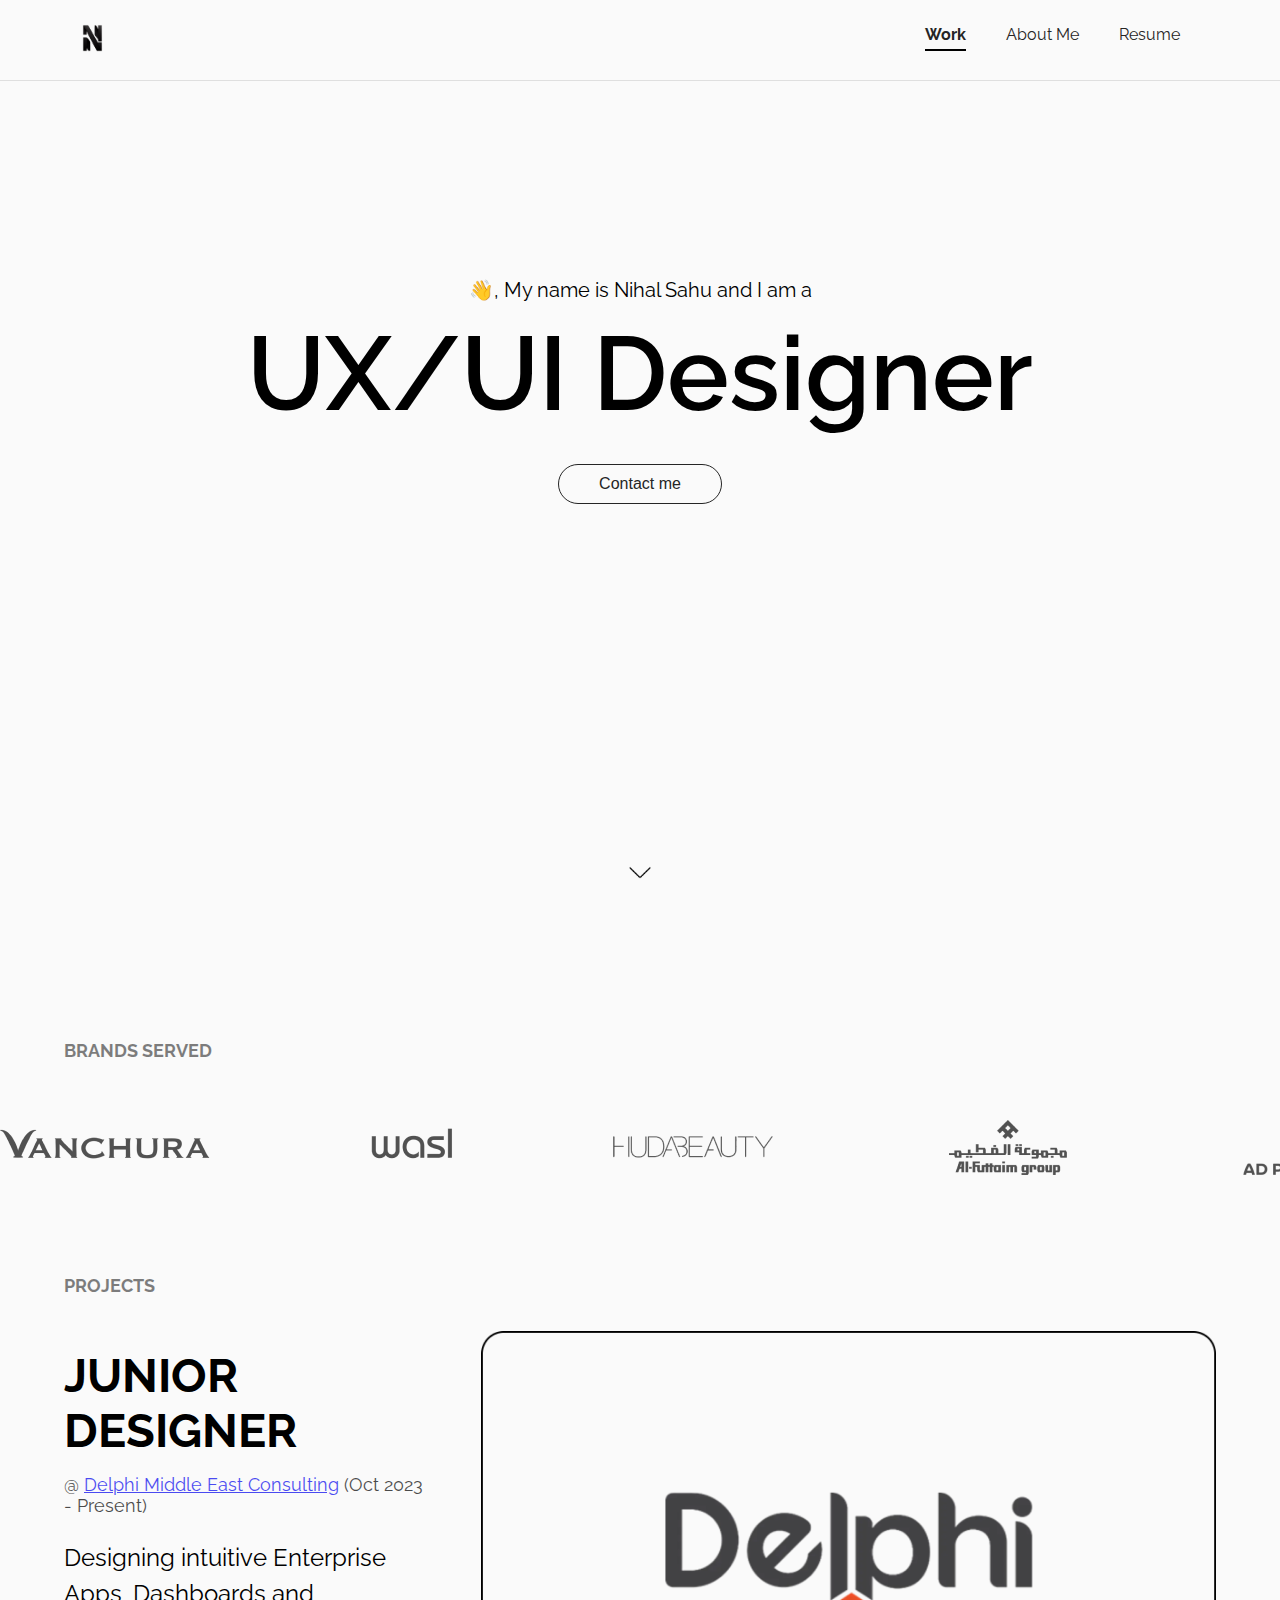
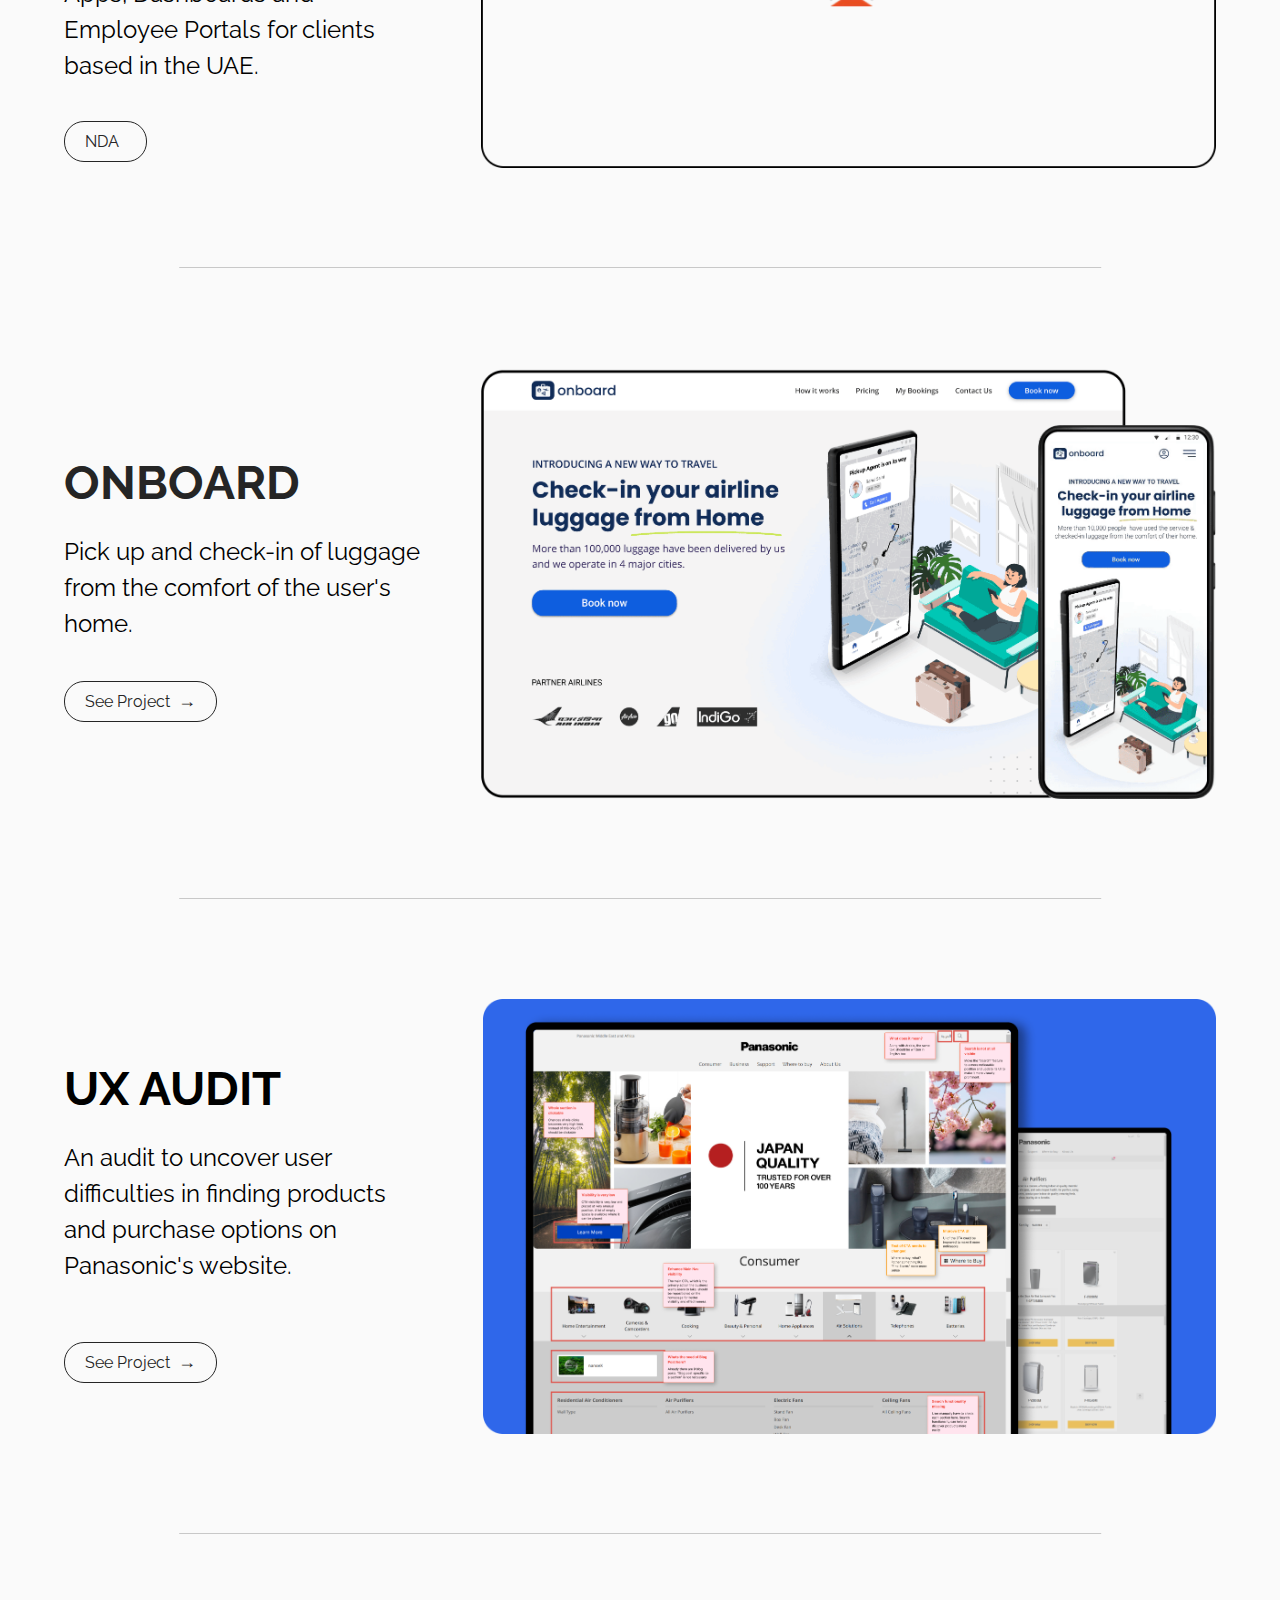
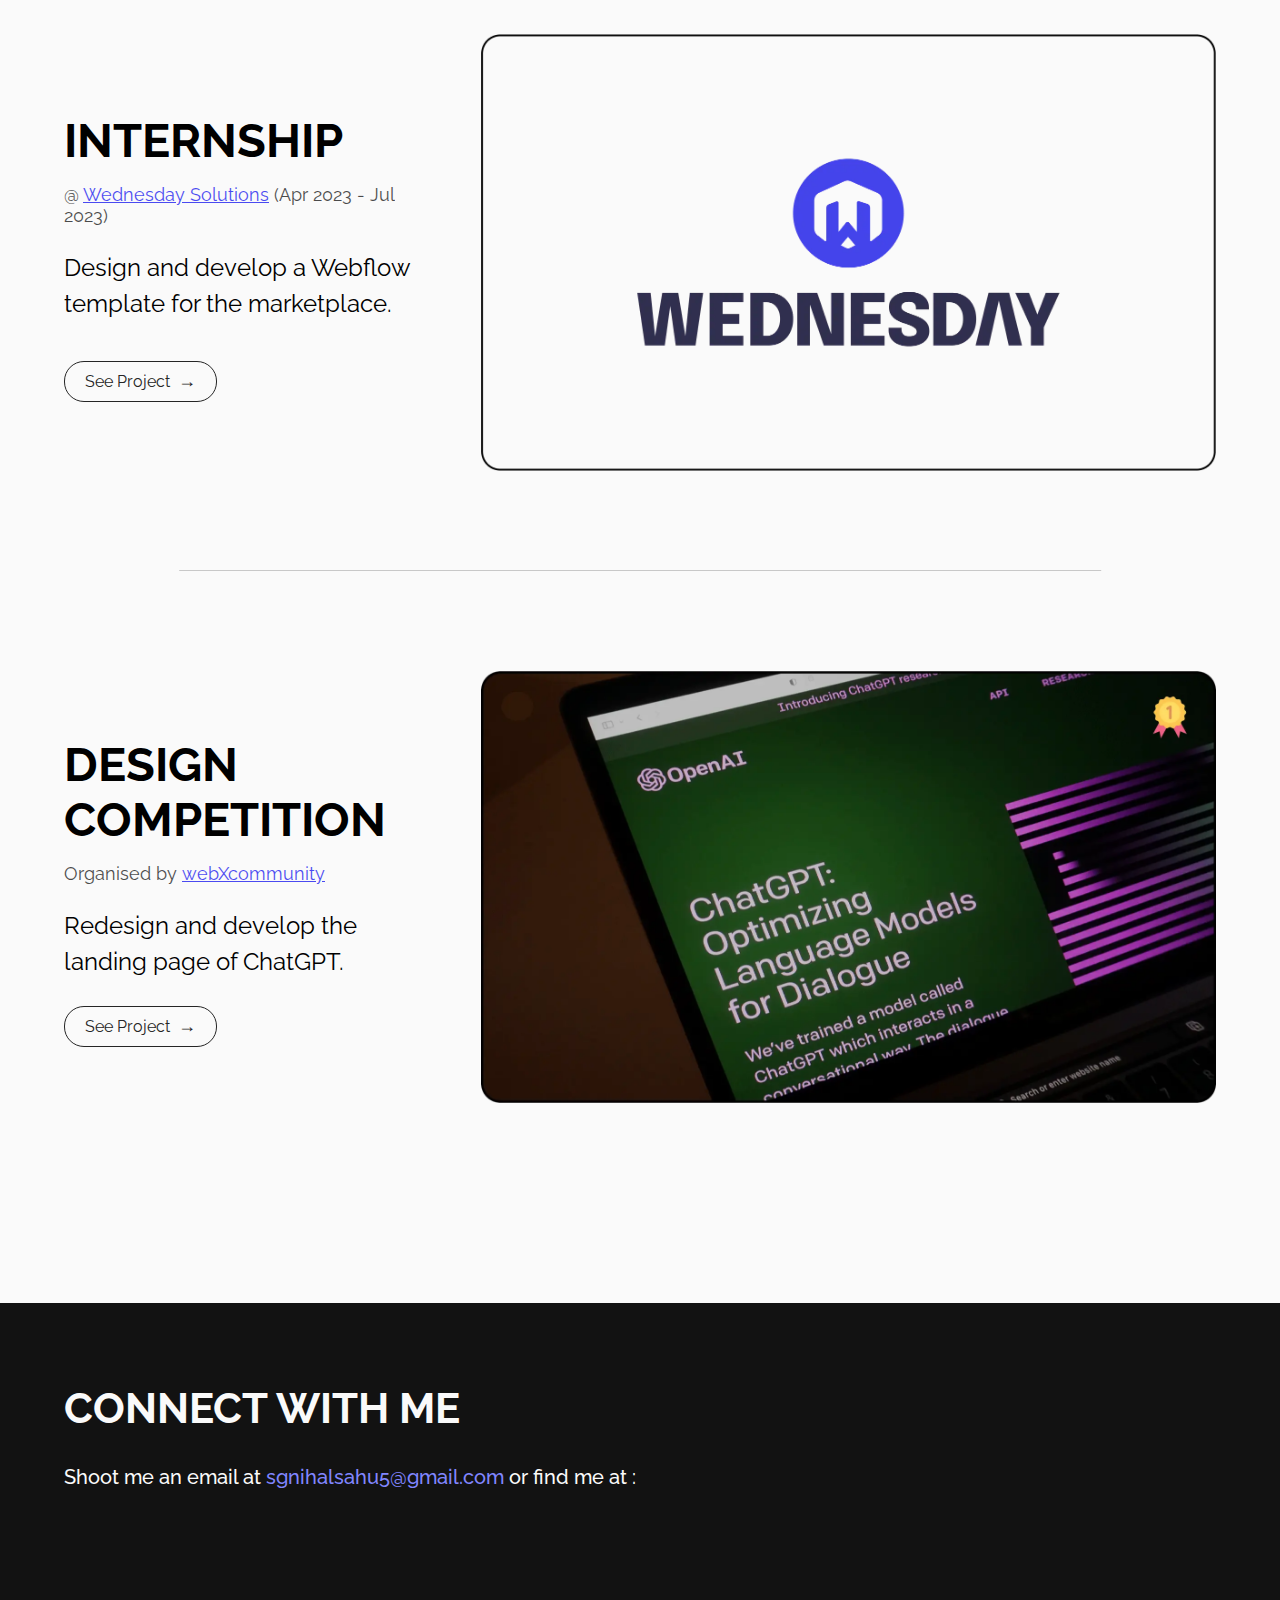
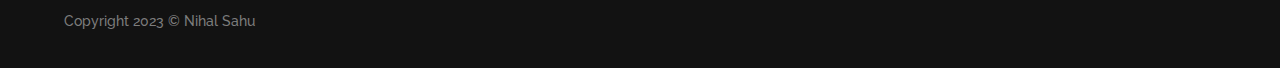
<file: index.html>
<!DOCTYPE html>
<html>
  <head>

    <!-- Google tag (gtag.js) -->
    <script async src="https://www.googletagmanager.com/gtag/js?id=G-5E5BXCEQSR"></script>
    <script>
      window.dataLayer = window.dataLayer || [];
      function gtag(){dataLayer.push(arguments);}
      gtag('js', new Date());

      gtag('config', 'G-5E5BXCEQSR');
    </script>

    <meta charset="utf-8">
    <meta name="viewport" content="width=device-width,initial-scale=1.0">
    <title>Nihal Sahu</title>
    <link rel="icon" type="png" href="./assets/favicon.png">
    <link rel="stylesheet" type="text/css" href="./style/index_css.css">
    <script src="javascriptfile.js"></script>
    <link rel="stylesheet" href="https://cdnjs.cloudflare.com/ajax/libs/font-awesome/6.3.0/css/all.min.css" integrity="sha512-SzlrxWUlpfuzQ+pcUCosxcglQRNAq/DZjVsC0lE40xsADsfeQoEypE+enwcOiGjk/bSuGGKHEyjSoQ1zVisanQ==" crossorigin="anonymous" referrerpolicy="no-referrer" />
    <script>
      (function(h,o,t,j,a,r){
          h.hj=h.hj||function(){(h.hj.q=h.hj.q||[]).push(arguments)};
          h._hjSettings={hjid:5272930,hjsv:6};
          a=o.getElementsByTagName('head')[0];
          r=o.createElement('script');r.async=1;
          r.src=t+h._hjSettings.hjid+j+h._hjSettings.hjsv;
          a.appendChild(r);
      })(window,document,'https://static.hotjar.com/c/hotjar-','.js?sv=');
    </script>

    <!-- Hotjar Tracking Code for Site 5344857 (name missing) -->
<script>
  (function(h,o,t,j,a,r){
      h.hj=h.hj||function(){(h.hj.q=h.hj.q||[]).push(arguments)};
      h._hjSettings={hjid:5344857,hjsv:6};
      a=o.getElementsByTagName('head')[0];
      r=o.createElement('script');r.async=1;
      r.src=t+h._hjSettings.hjid+j+h._hjSettings.hjsv;
      a.appendChild(r);
  })(window,document,'https://static.hotjar.com/c/hotjar-','.js?sv=');
</script>
  </head>
  <body>
    <header>
      <nav>
        <div>
          <a href="./index.html">
          <img src="./assets/logo_web2.webp" style="position: relative; z-index: 4" alt="Logo">
          </a>
        </div>
        <ul>
          <li><a href="./index.html" class="active">Work</a></li>
          <li><a href="./aboutme_info/about-me.html">About Me</a></li>
          <li><a href="https://drive.google.com/file/d/1kO9B7athmFzU2QWt-90kjU0IGrCGApHI/view?usp=sharing" target="_blank">Resume</a></li>
        </ul>
        <div class="mobile-nav">
          <a href="./index.html" class="active">Work</a>
          <a href="./aboutme_info/about-me.html">About Me</a>
          <a href="https://drive.google.com/file/d/1kO9B7athmFzU2QWt-90kjU0IGrCGApHI/view?usp=sharing" target="_blank">Resume</a>
          
        </div>
        <button class="hamburger">
        <div class="bar"></div> </button>
      </nav>
    </header>
      <div class="header-center-1">
        <h1>👋, My name is Nihal Sahu and I am a</h1>
        <p>UX/UI Designer</p>
        <div class="bttn">
          <a href="mailto:sgnihalsahu5@gmail.com">
            <button class="contact">Contact me</button>
          </a>
        </div>
      </div>
      <div class="header-center-2">
        <img src="./assets/downward.webp">
      </div>

      
         
      <div class="header-center">
        <h2>BRANDS SERVED</h2>
      </div>


      <div class="carousel-container">
        <div class="carousel">
            <!-- Client items -->
            <div class="carousel-item"><img src="./assets/client1.png" alt="Client 1"></div>
            <div class="carousel-item"><img src="./assets/client3.png" alt="Client 3"></div>
            <div class="carousel-item"><img src="./assets/client4.png" alt="Client 4"></div>
            <div class="carousel-item"><img src="./assets/client5.png" alt="Client 5"></div>
            <div class="carousel-item"><img src="./assets/client6.png" alt="Client 6"></div>
            <div class="carousel-item"><img src="./assets/client2.png" alt="Client 2"></div>
            <div class="carousel-item"><img src="./assets/client7.png" alt="Client 7"></div>
            <div class="carousel-item"><img src="./assets/client8.png" alt="Client 8"></div>
            <div class="carousel-item"><img src="./assets/client9.png" alt="Client 9"></div>
            
        </div>
    </div>  

    <div class="header-center">
      <h2>PROJECTS</h2>
    </div> 

      <div class="project" id="project_112">
        <div class="description">
          <div class="header-holder">
            <h3>JUNIOR DESIGNER</h3>
            <p9>@ <a href="https://delphime.com/" target="_blank">Delphi Middle East Consulting</a> (Oct 2023 - Present)</p9>
          </div>
        <p>Designing intuitive Enterprise Apps, Dashboards and Employee Portals for clients based in the UAE.</a></p>
        <minimal-button class="tbd-btn">
          NDA <i class="fas fa-lock"></i>
        </minimal-button> 
        </div>
        <a>
        <img src="./assets/delphi_logo.webp" alt="Project latest Image">
        </a>
        </div>


        <div class="gap"> </div>

      <div class="project">
      <div class="description">
      <h3><a href = "./onboard/onboard_self.html">ONBOARD</a></h3>
      <p>Pick up and check-in of luggage from the comfort of the user's home.</a></p>
      <div class="see-project-btn">
        <a href = "./onboard/onboard_self.html" style="text-decoration: none;"><minimal-button>See Project</minimal-button></a>
      </div>
      </div>
      <a href = "./onboard/onboard_self.html">
      <img src="./assets/final-gif-1.gif" alt="Project 1 Image">
      </a>
      </div>


      
     <div class="gap"> </div>

     <div class="project" id="project_4" style="position: relative;">
      <div class="description">
        <div class="header-holder">
        <h3>UX AUDIT</h3>
      </div>
      <p>An audit to uncover user difficulties in finding products and purchase options on Panasonic's website.</p>
      </br>
      <div class="see-project-btn">
        <a href = "./UXAudit/uxaudit.html" style="text-decoration: none;"><minimal-button>See Project</minimal-button></a>
      </div> 
      </div>
      <a href="./UXAudit/uxaudit.html">
        <img src="./assets/uxaudit.png" alt="Project 3 Image">
      </a>
     </div>


      <div class="gap"> </div>


      <div class="project" id="project_11">
        <div class="description">
          <div class="header-holder">
            <h3>INTERNSHIP</h3>
            <p9>@ <a href="https://www.wednesday.is/" target="_blank">Wednesday Solutions</a> (Apr 2023 - Jul 2023)</p9>
          </div>
        <p>Design and develop a Webflow template for the marketplace.</a></p>
        <div class="see-project-btn">
          <a href = "./wednesday/wednesday-internship.html" style="text-decoration: none;"><minimal-button>See Project</minimal-button></a>
        </div> 
        <!--<minimal-button class="tbd-btn">
          NDA <i class="fas fa-lock"></i>
        </minimal-button> --> 
        </div>
        <a href = "./wednesday/wednesday-internship.html">
        <img src="./assets/wed_logo.webp" alt="Project latest Image">
        </a>
        </div>


      <div class="gap"> </div>


    <div class="project" id="project_3" style="position: relative;">
      <div class="description">
        <div class="header-holder">
        <h3>DESIGN COMPETITION</h3>
        <p9>Organised by <a href="https://www.webxcommunity.com" target="_blank">webXcommunity</a></p9>
      </div>
      <p>Redesign and develop the landing page of ChatGPT.</p>
      </br>
      <div class="see-project-btn">
        <a href = "./Chatgpt/chatgpt_design.html" style="text-decoration: none;"><minimal-button>See Project</minimal-button></a>
      </div> 
      </div>
      <a href="./Chatgpt/chatgpt_design.html">
        <img src="./assets/chatgpt_hero 1.webp" alt="Project 3 Image">
      </a>
     </div>



<!--
      <div class="gap"> </div>

      <div class="project" id="project_4">
        <div class="description">
          <h3> <a href = "./fitzen/fitzen_self.html">FITZEN </a></h3>
          <p> Hire a fitness coach for individual, group, or virtual workout sessions that can be conducted at the user's home or gym.</a></p>
          <div class="see-project-btn">
            <a href = "./fitzen/fitzen_self.html" style="text-decoration: none;"><minimal-button>See Project</minimal-button></a>
          </div>
        </div>
          <a href = "./fitzen/fitzen_self.html">
          <img src="./assets/fitzengif2.gif" alt="Project 4 Image">
        </a>
        </div> -->
        

    <div class="gap"> </div>

    <div class="connect-container" style="font-weight: 500;">
    <p><b>CONNECT WITH ME</b></p>
    <n> Shoot me an email at <span><a href="mailto:sgnihalsahu5@gmail.com" style="text-decoration: none; color: #8186ff;">sgnihalsahu5@gmail.com</a></span> or find me at :</n>
    <div class="icon-container">
    <a href="https://www.linkedin.com/in/nihalsahu03/" target="_blank">
      <i class="fa-brands fa-linkedin-in"></i>
    </a>
    <a href="https://www.behance.net/nialsahu" target="_blank">
      <i class="fa-brands fa-behance"></i>
    </a>
    </div>
    <div class="Copyright">
      <p>Copyright 2023 &copy; Nihal Sahu</p>
      </div>
    </div>
    





  </body>
</html>
</file>
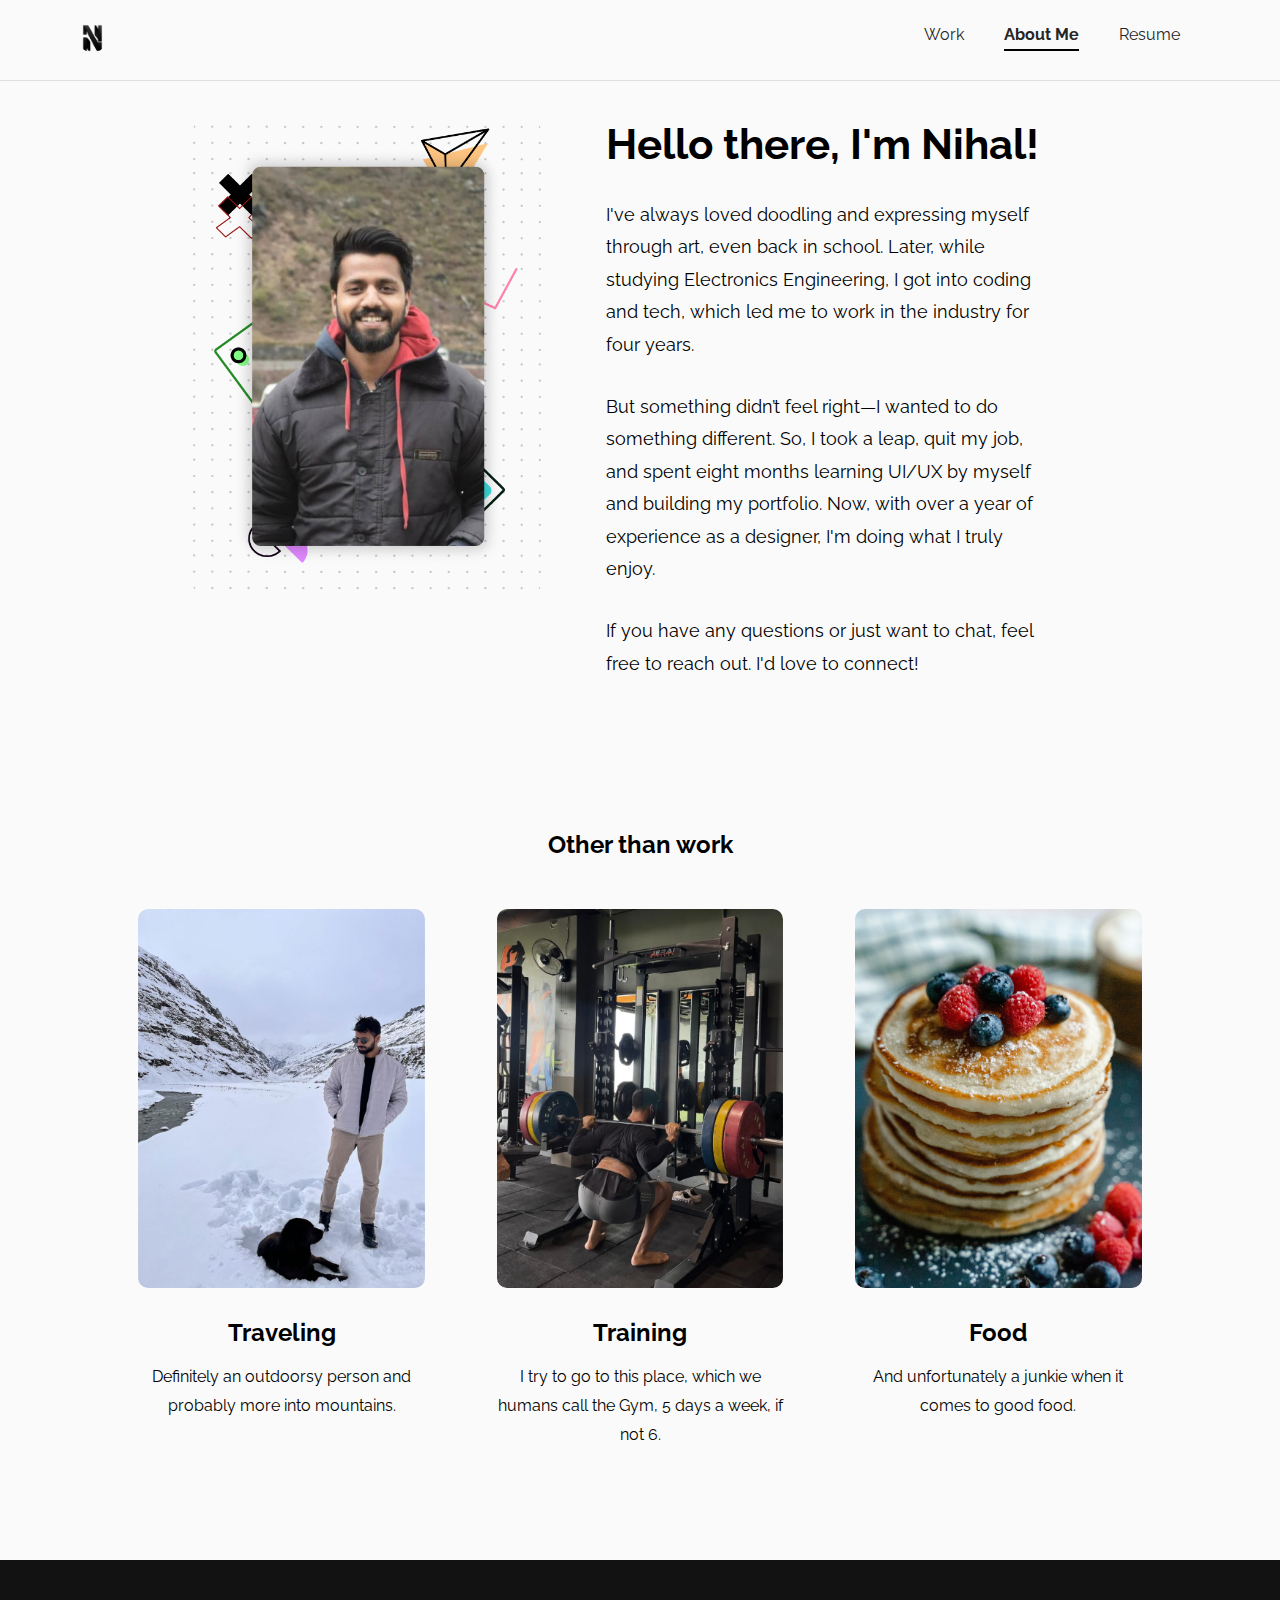
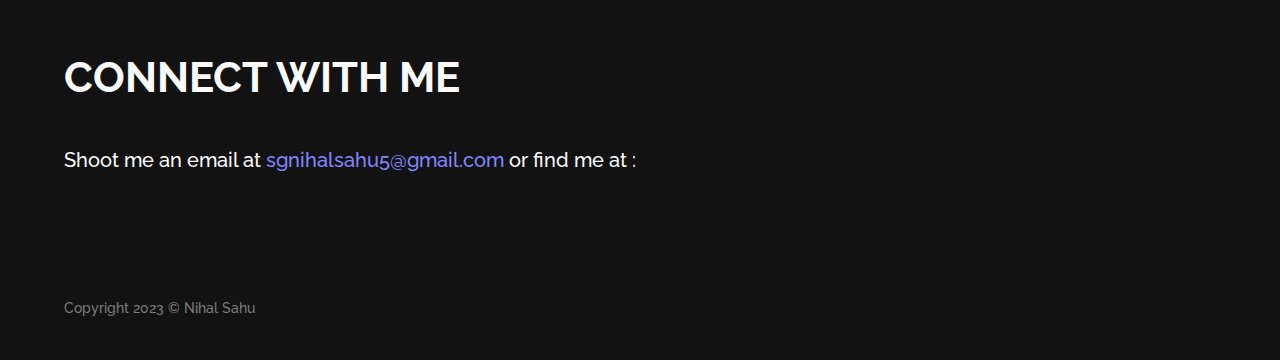
<file: aboutme_info/about-me.html>
<!DOCTYPE html>
<html>
  <head>

    <!-- Google tag (gtag.js) -->
    <script async src="https://www.googletagmanager.com/gtag/js?id=G-5E5BXCEQSR"></script>
    <script>
      window.dataLayer = window.dataLayer || [];
      function gtag(){dataLayer.push(arguments);}
      gtag('js', new Date());

      gtag('config', 'G-5E5BXCEQSR');
    </script>

    <meta charset="utf-8">
    <meta name="viewport" content="width=device-width,initial-scale=1.0">
    <title>About Me</title>
    <link rel="icon" type="png" href="./assets/favicon.png">
    <link rel="stylesheet" type="text/css" href="./style/about_me.css">
    <link rel="stylesheet" href="https://cdnjs.cloudflare.com/ajax/libs/font-awesome/6.3.0/css/all.min.css" integrity="sha512-SzlrxWUlpfuzQ+pcUCosxcglQRNAq/DZjVsC0lE40xsADsfeQoEypE+enwcOiGjk/bSuGGKHEyjSoQ1zVisanQ==" crossorigin="anonymous" referrerpolicy="no-referrer" />
    <!-- Hotjar Tracking Code for Site 5272930 (name missing) -->
    <script>
      (function(h,o,t,j,a,r){
          h.hj=h.hj||function(){(h.hj.q=h.hj.q||[]).push(arguments)};
          h._hjSettings={hjid:5272930,hjsv:6};
          a=o.getElementsByTagName('head')[0];
          r=o.createElement('script');r.async=1;
          r.src=t+h._hjSettings.hjid+j+h._hjSettings.hjsv;
          a.appendChild(r);
      })(window,document,'https://static.hotjar.com/c/hotjar-','.js?sv=');
    </script>
  </head>
  <script src="../javascriptfile.js"></script>
  <body>
    <header>
    <nav>
        <div>
          <a href="../index.html">
          <img src="./assets/logo_web2.png" alt="Logo">
          </a>
        </div>
        <ul>
          <li><a href="../index.html">Work</a></li>
          <li><a href="./about-me.html" class="active">About Me</a></li>
          <li><a href="https://drive.google.com/file/d/1kO9B7athmFzU2QWt-90kjU0IGrCGApHI/view?usp=sharing" target="_blank">Resume</a></li>
        </ul>
        <div class="mobile-nav">
          <a href="../index.html">Work</a>
          <a href="./about-me.html" class="active">About Me</a>
          <a href="https://drive.google.com/file/d/1kO9B7athmFzU2QWt-90kjU0IGrCGApHI/view?usp=sharing" target="_blank">Resume</a>
        </div>
        <button class="hamburger">
        <div class="bar"></div> </button>
      </nav>
      
      </header>

    <div class="first-container">
      <div class="text-container">
        <h1>Hello there, I'm <span>Nihal!</span></h1>
        <p>I've always loved doodling and expressing myself through art, even back in school. Later, while studying Electronics Engineering, I got into coding and tech, which led me to work in the industry for four years.</p>
        <p>But something didn’t feel right—I wanted to do something different. So, I took a leap, quit my job, and spent eight months learning UI/UX by myself and building my portfolio. Now, with over a year of experience as a designer, I'm doing what I truly enjoy.</p>
      <p>If you have any questions or just want to chat, feel free to reach out. I'd love to connect!</p>
      </div>
      <div class="image-container">
        <img src="./assets/me3.png" alt="Profile Image">
      </div>
    </div>

<div class="other-container">
   <h2 style="padding-bottom: 30px;">Other than work</h2>
   <div class="images">
      <div class="image-container">
         <img src="./assets/image11.jpg" alt="Image 1">
         <div class="details">
         <header class="subheading" style="font-size: 24px;font-weight: bold;padding-top: 30px;">Traveling</header>
         <p class="body-copy" style="margin-left: 20px; margin-right: 20px; padding: 0 10px 0 10px;">Definitely an outdoorsy person and probably more into mountains.</p>
      </div>
      </div>
      <div class="image-container">
         <img src="./assets/image2.png" alt="Image 2">
         <div class="details">
         <header class="subheading" style="font-size: 24px;font-weight: bold;padding-top: 30px;">Training</header>
         <p class="body-copy" style="margin-left: 20px; margin-right: 20px; padding: 0 10px 0 10px; ">I try to go to this place, which we humans call the Gym, 5 days a week, if not 6.</p>
      </div>
      </div>
      <div class="image-container">
         <img src="./assets/food1.jpg" alt="Image 3">
         <div class="details">
         <header class="subheading" style="font-size: 24px;font-weight: bold;padding-top: 30px;">Food</header>
         <p class="body-copy" style="margin-left: 20px; margin-right: 20px; padding: 0 10px 0 10px; ">And unfortunately a junkie when it comes to good food.</p>
      </div>
      </div>
      </div>
      </div>

      <div class="gap"></div>

      <div class="connect-container" style="font-weight: 500;">
        <p><b>CONNECT WITH ME</b></p>
        <n> Shoot me an email at <span><a href="mailto:sgnihalsahu5@gmail.com" style="text-decoration: none; color: #8186ff;">sgnihalsahu5@gmail.com</a></span> or find me at :</n>
        <div class="icon-container">
        <a href="https://www.linkedin.com/in/nihalsahu03/" target="_blank">
          <i class="fa-brands fa-linkedin-in"></i>
        </a>
        <a href="https://www.behance.net/nialsahu" target="_blank">
          <i class="fa-brands fa-behance"></i>
        </a>
        </div>
        <div class="Copyright">
          <p>Copyright 2023 &copy; Nihal Sahu</p>
          </div>
        </div>



   



  </body>
</html>
</file>
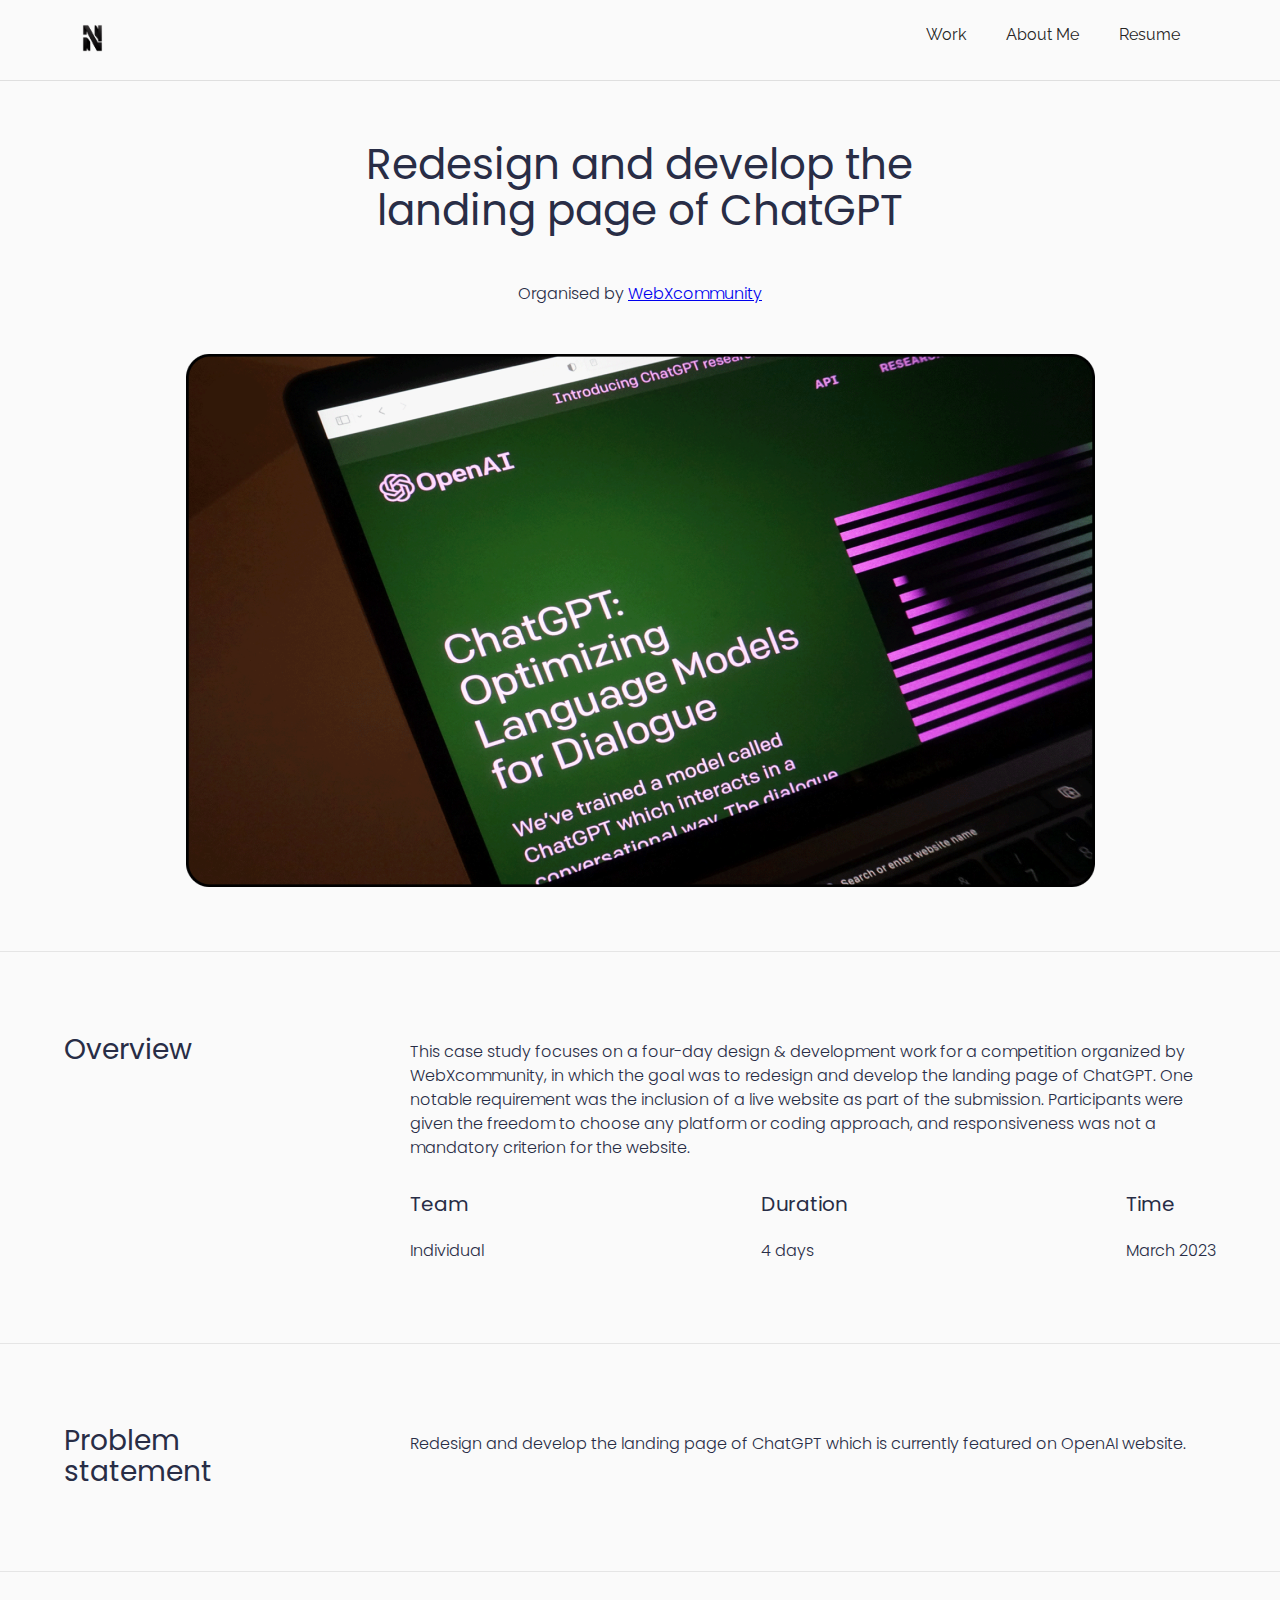
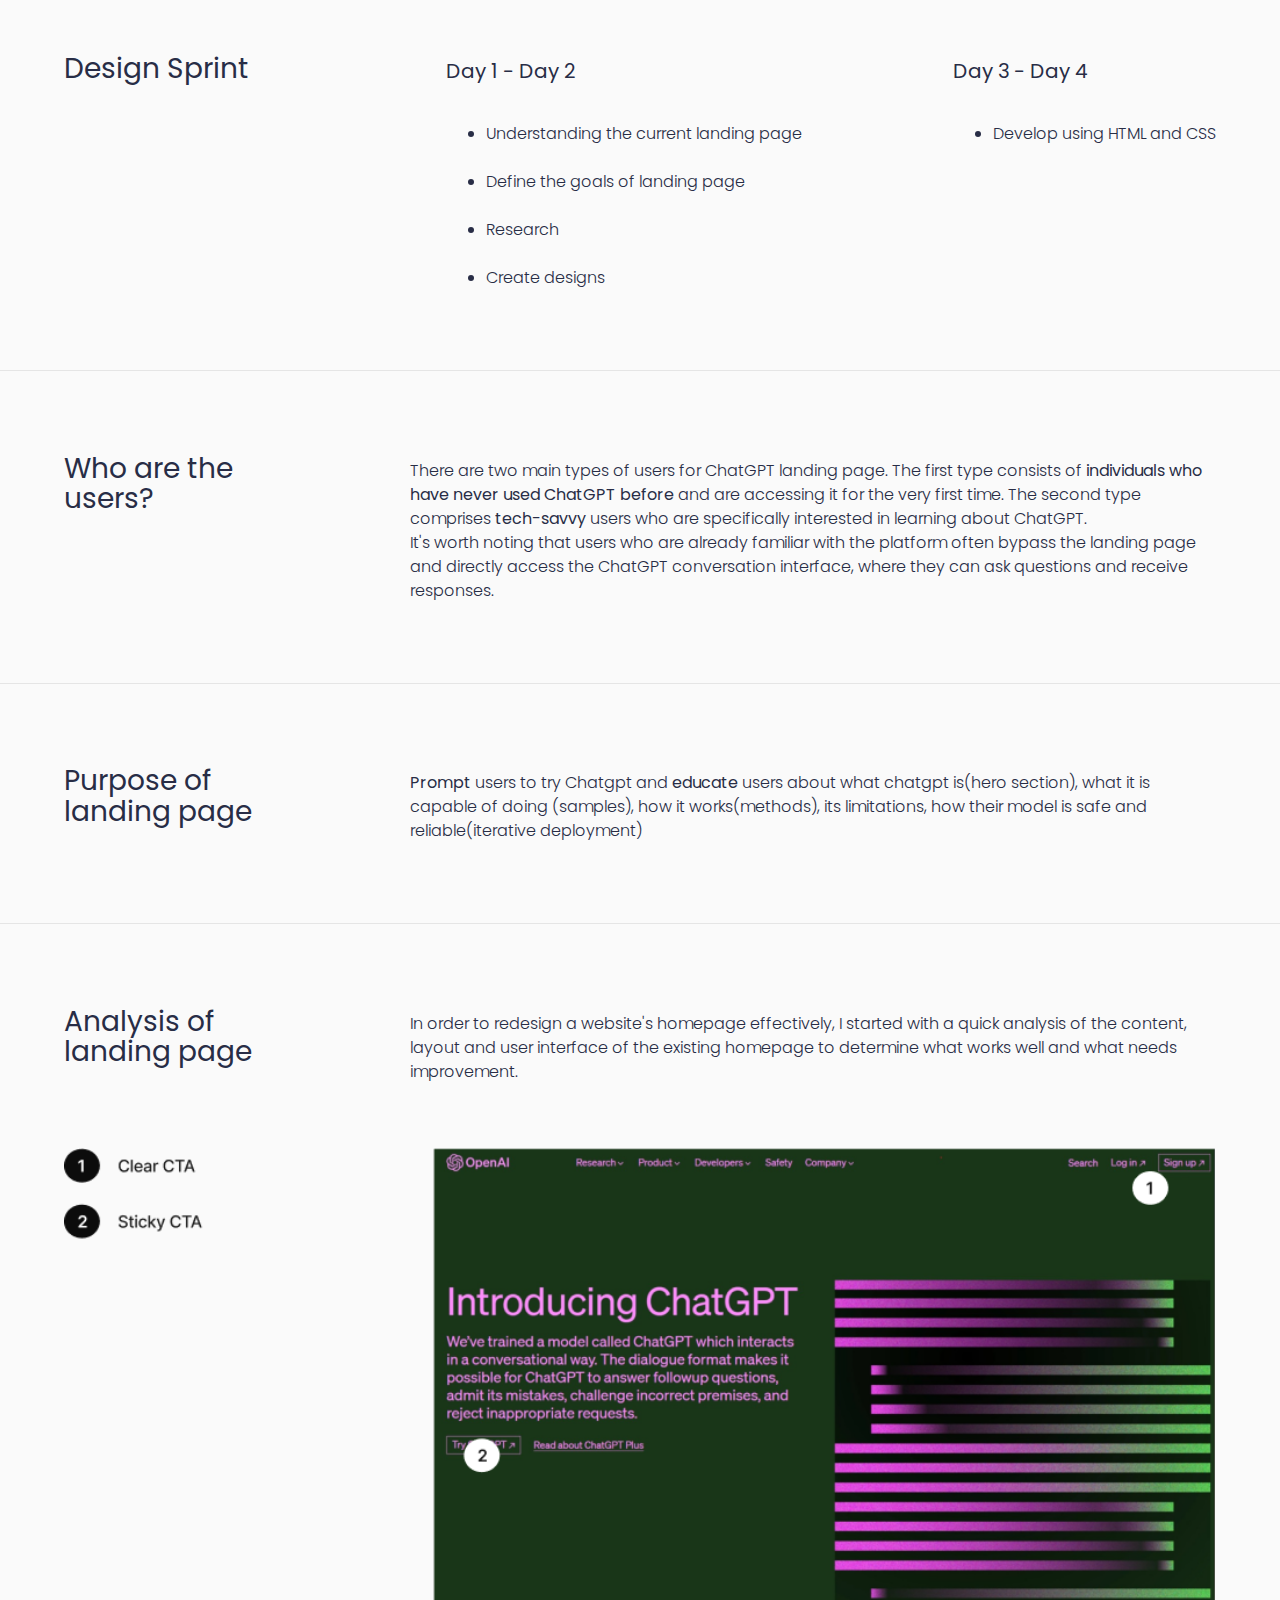
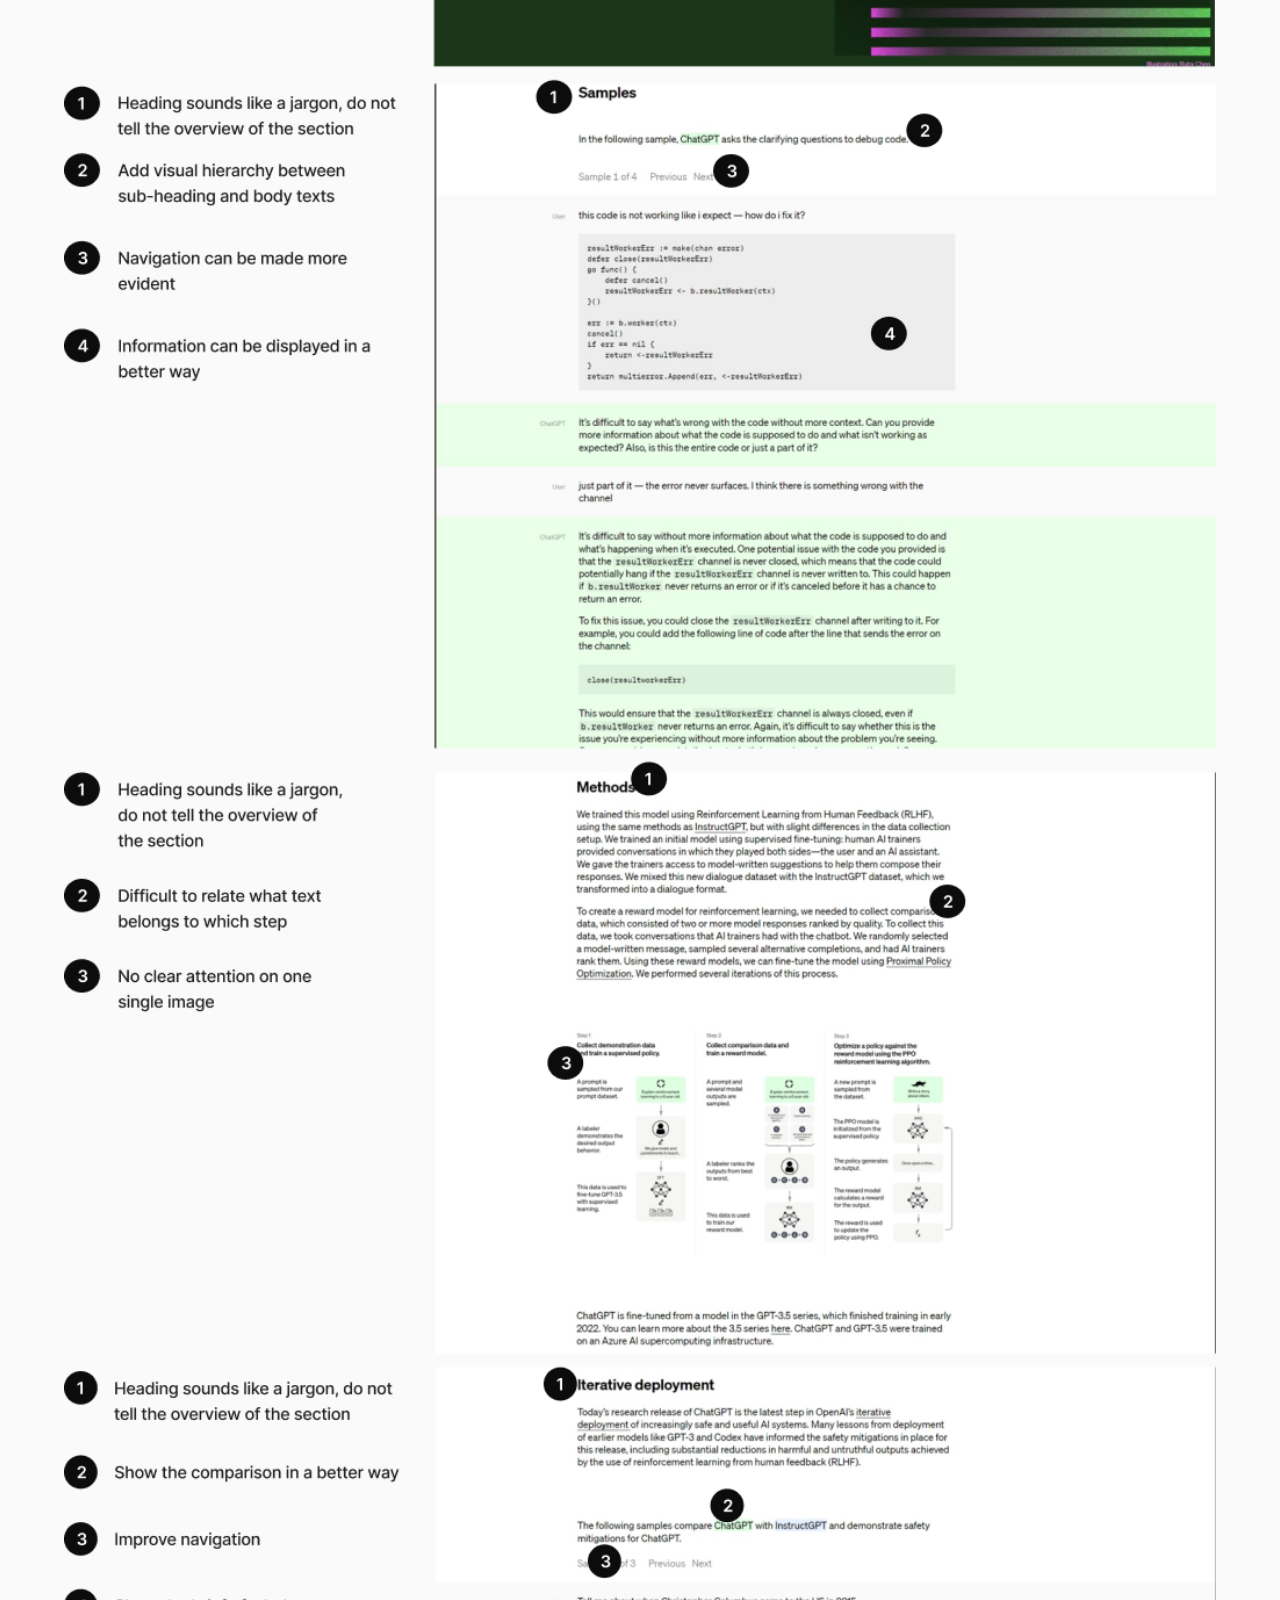
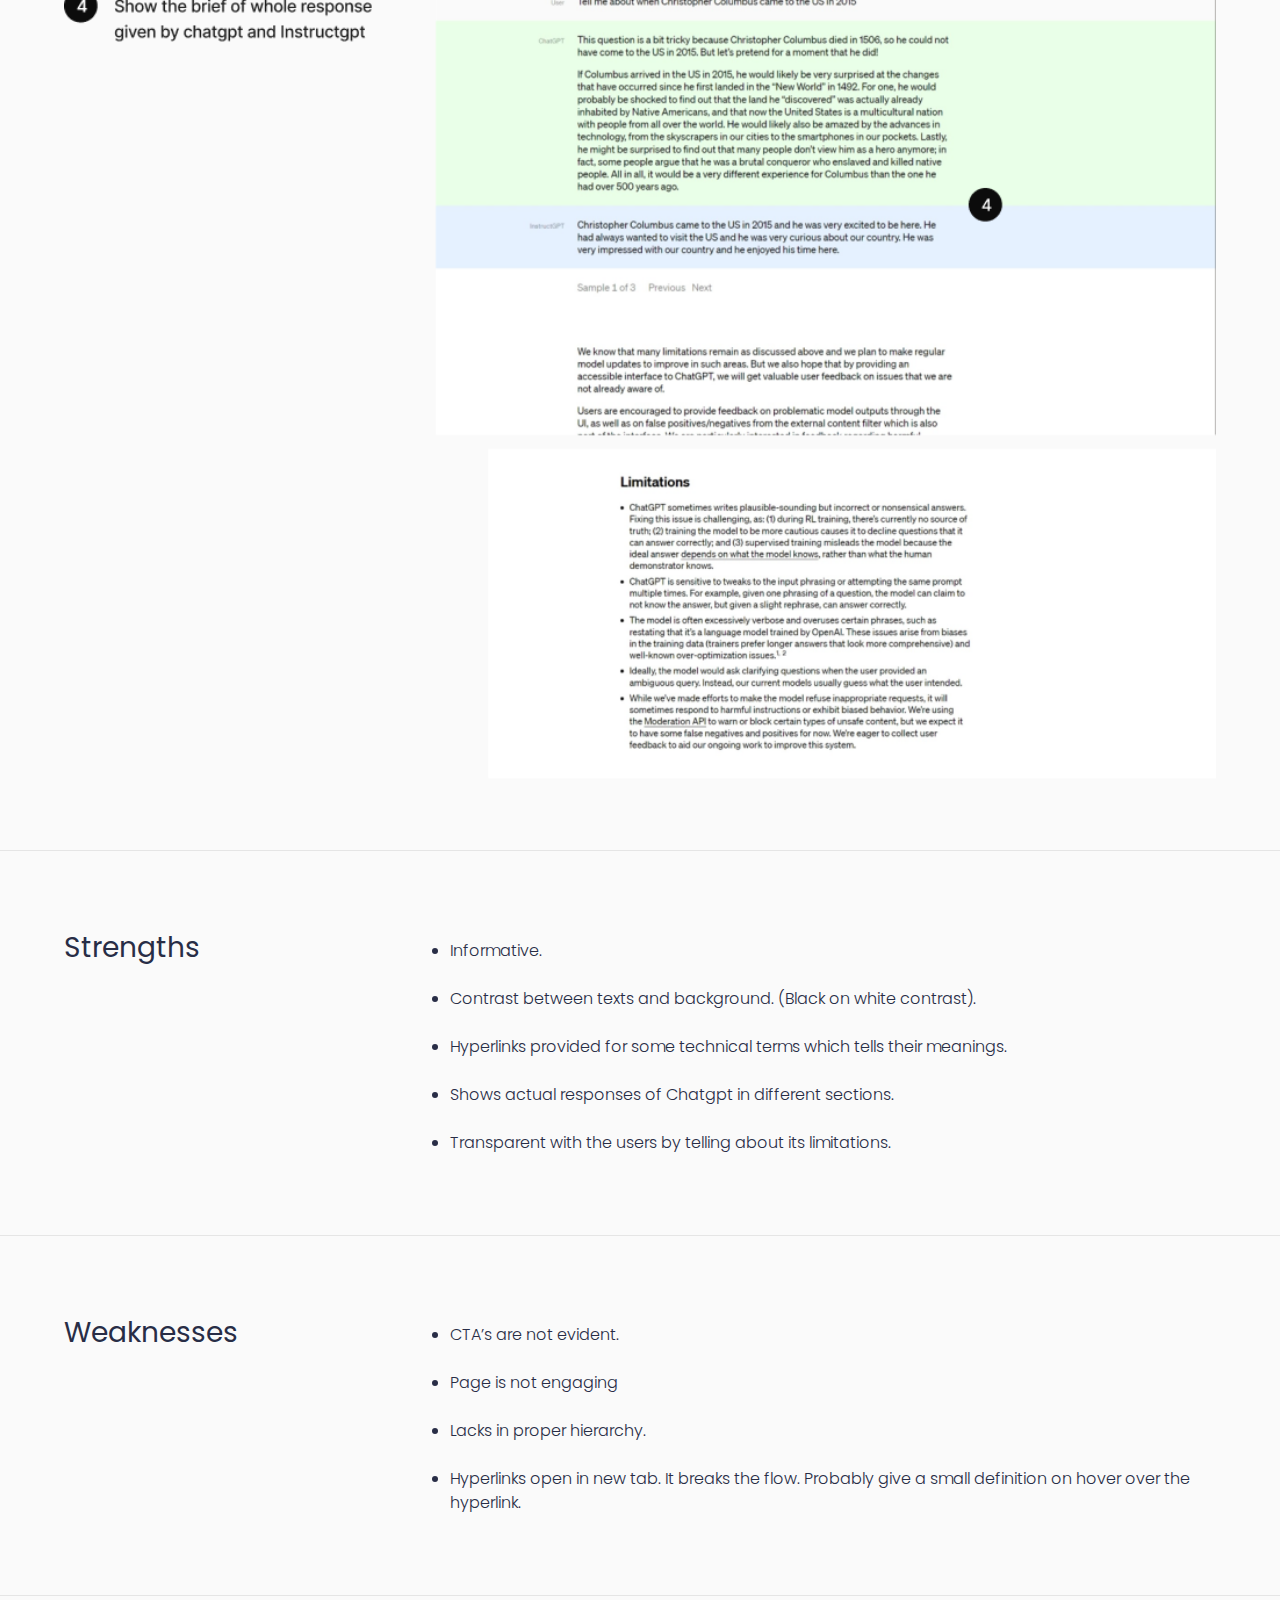
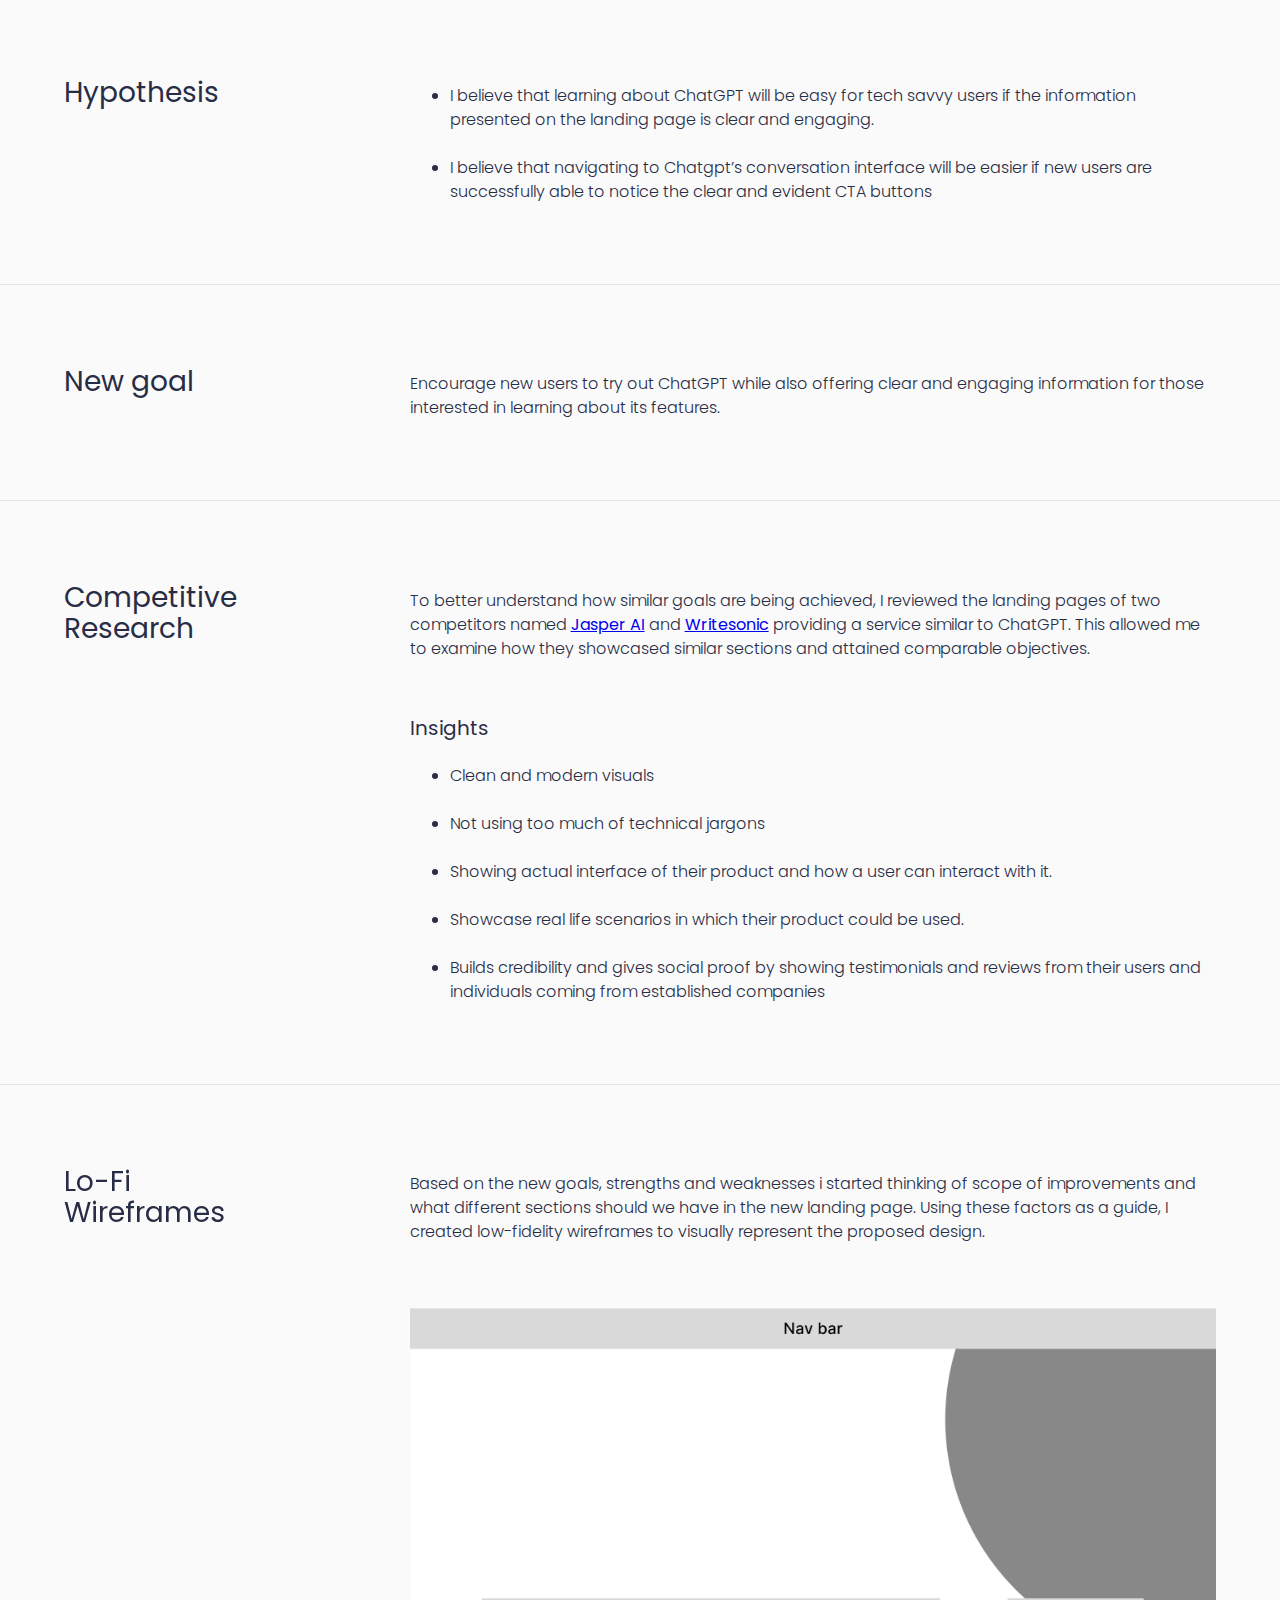
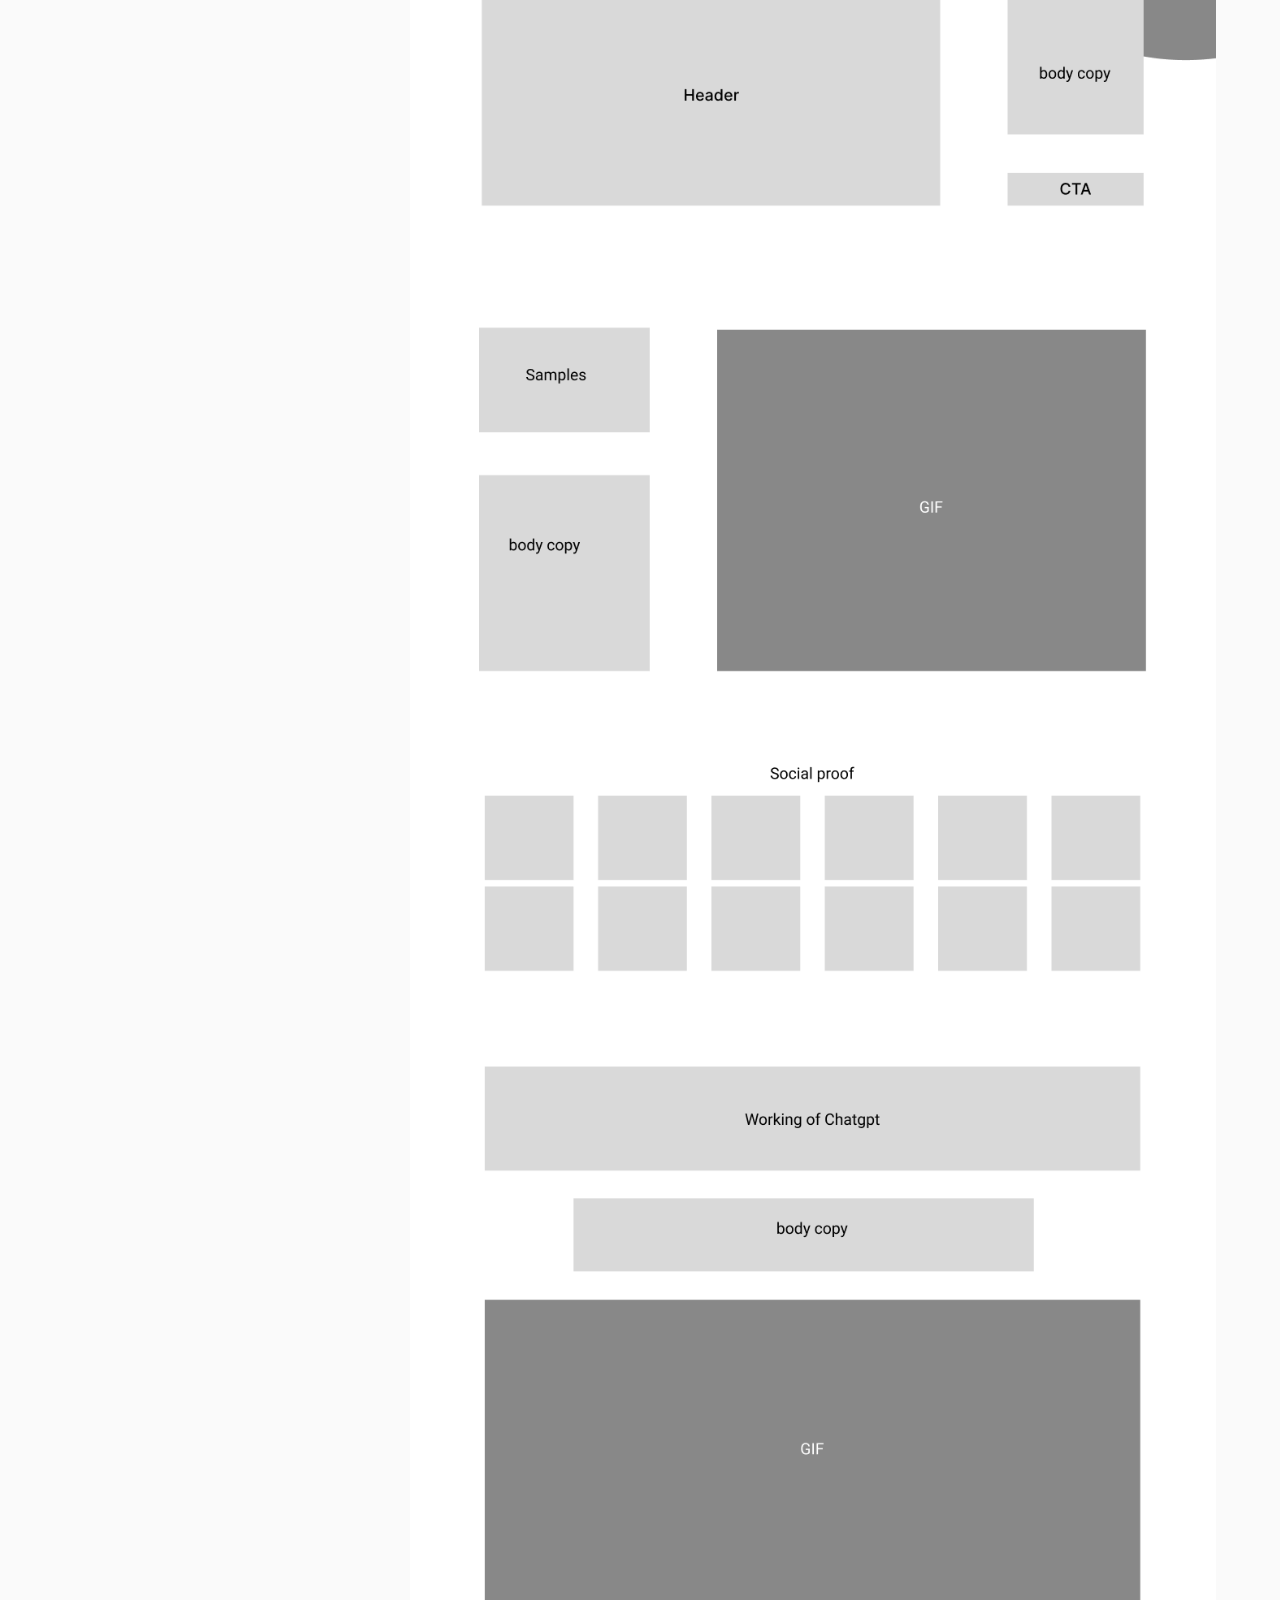
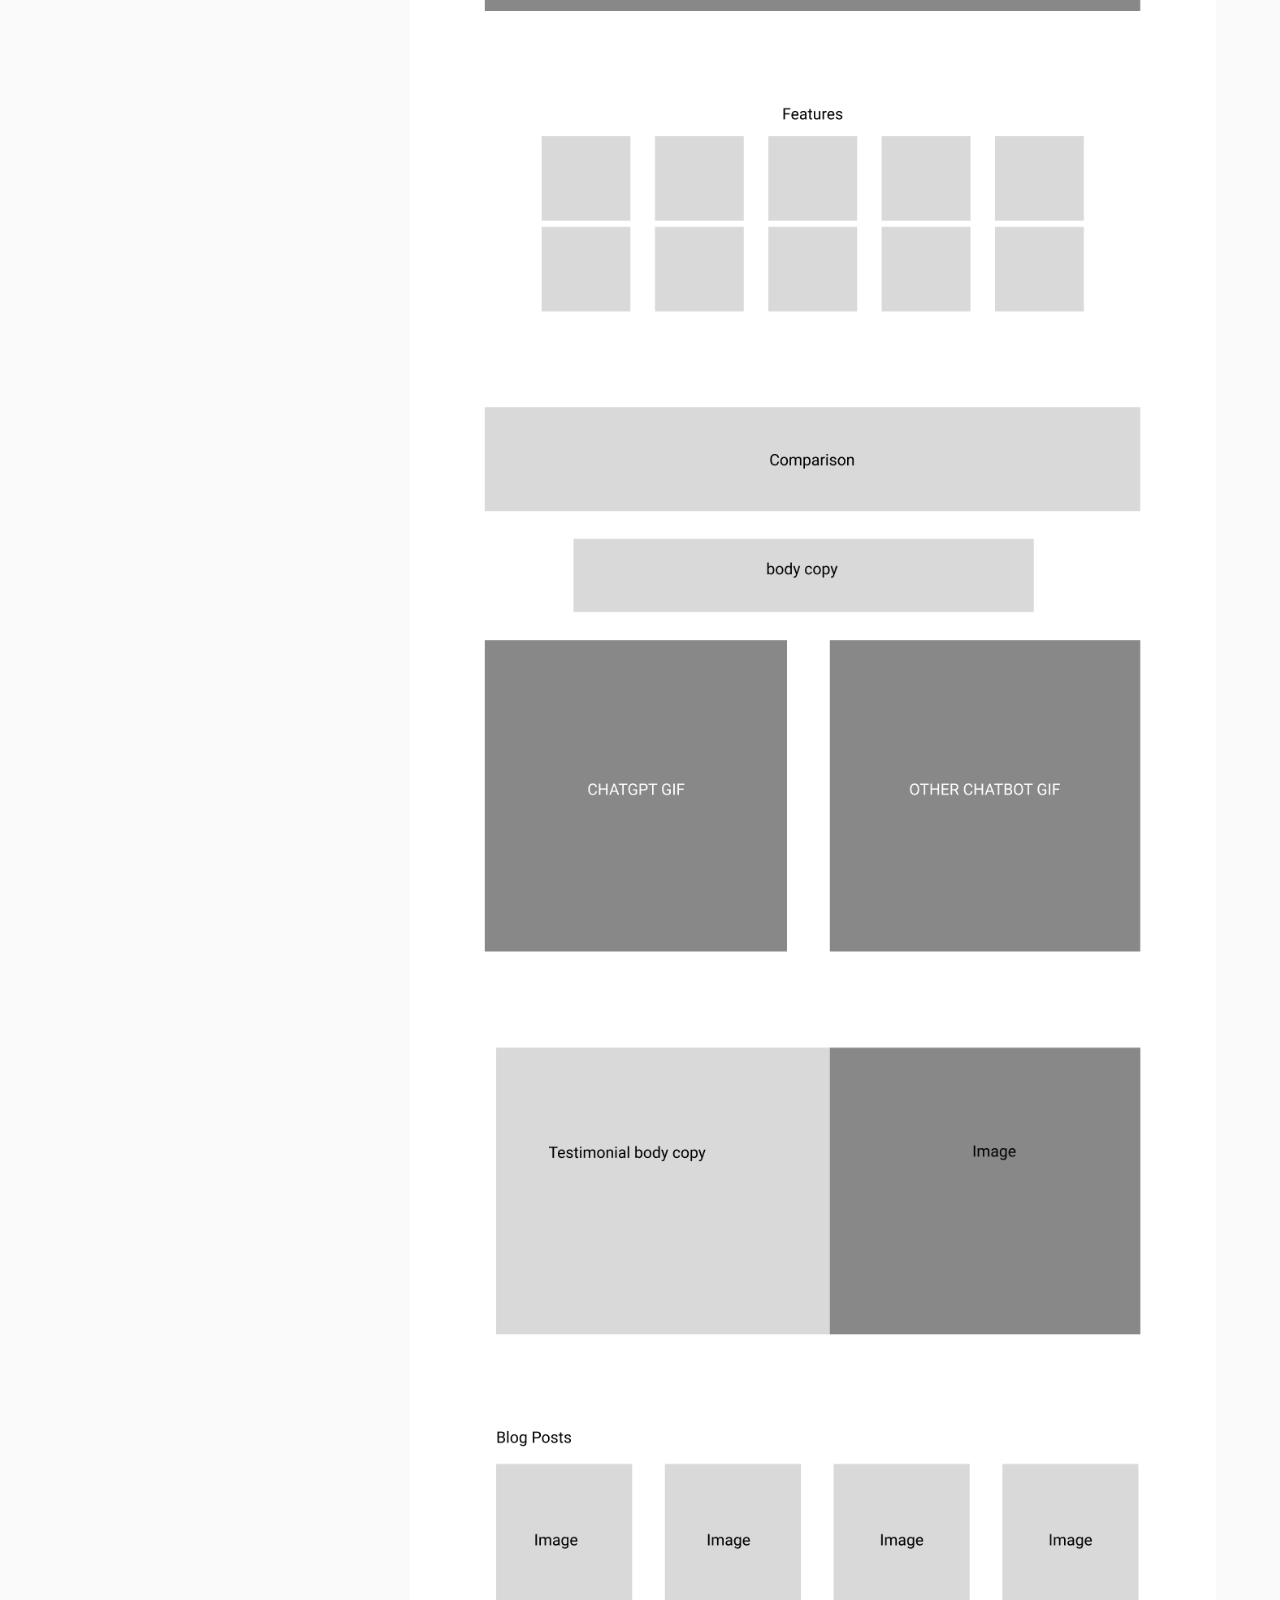
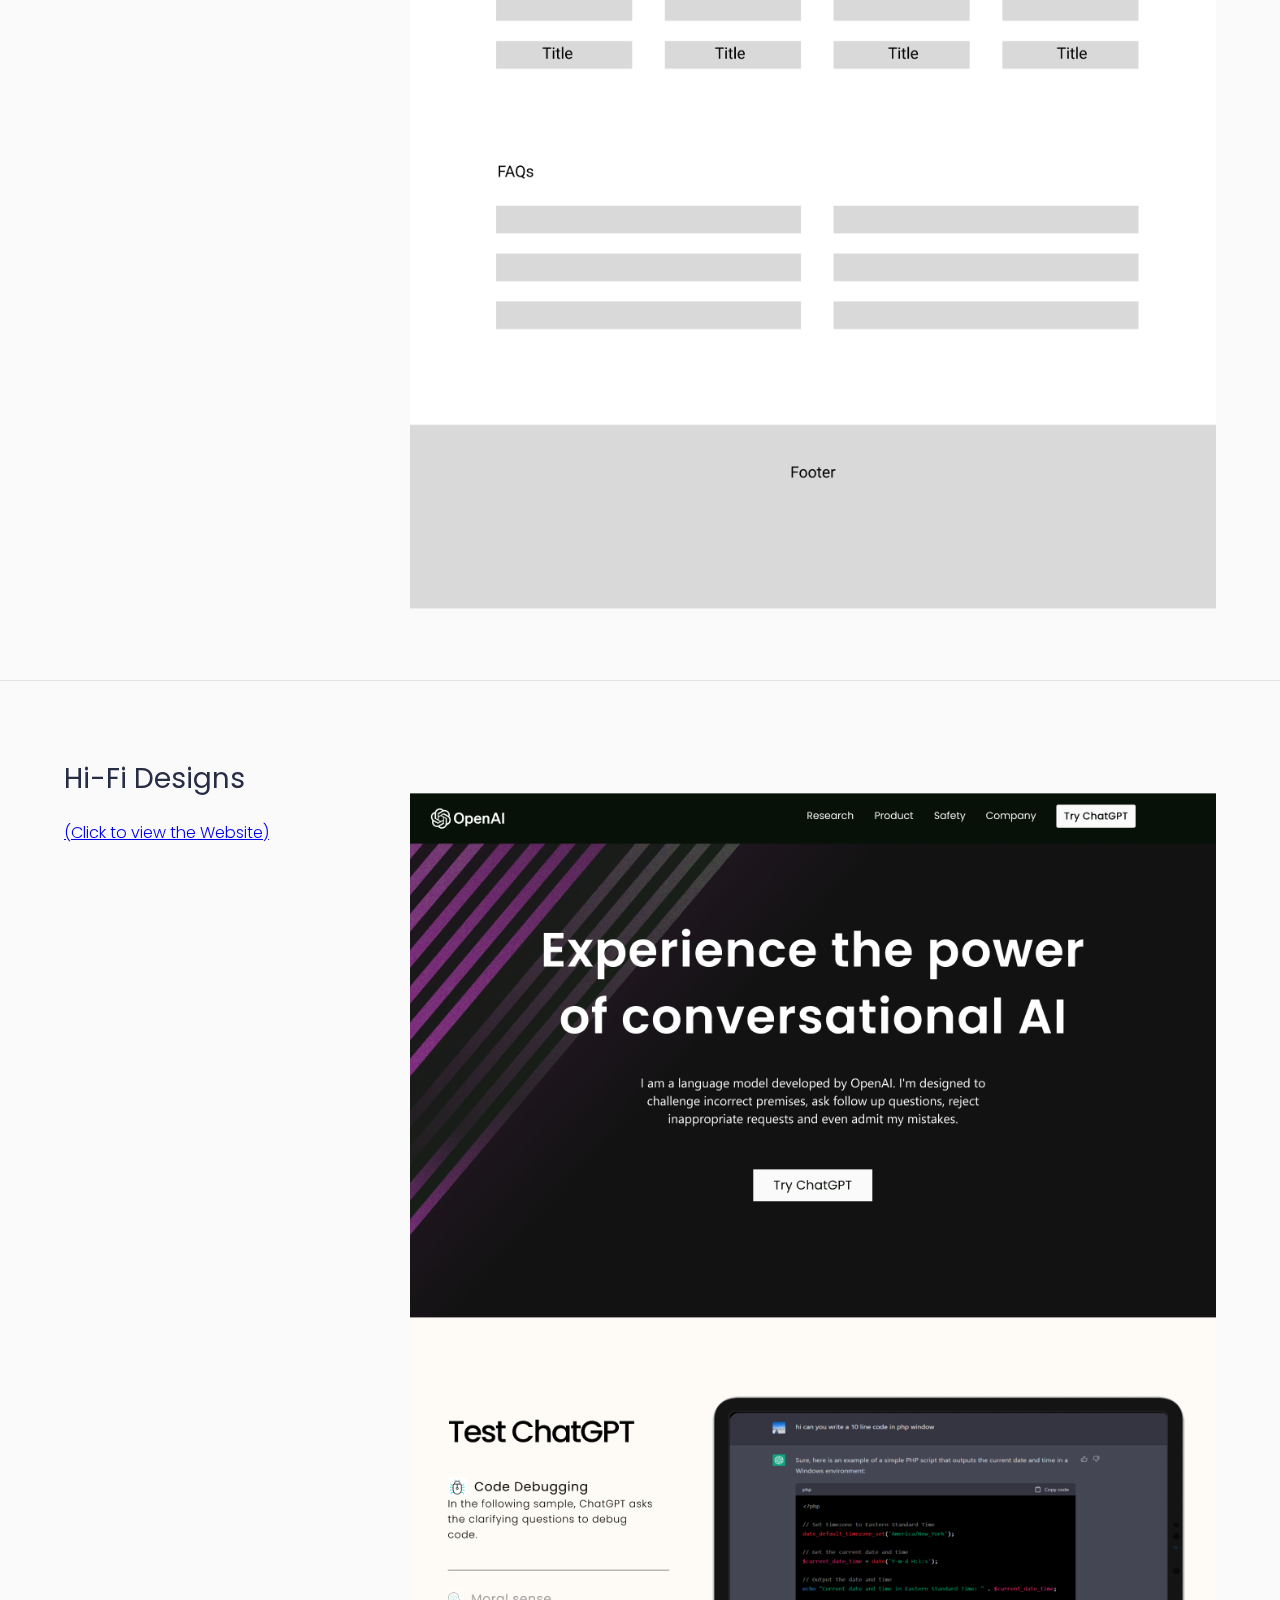
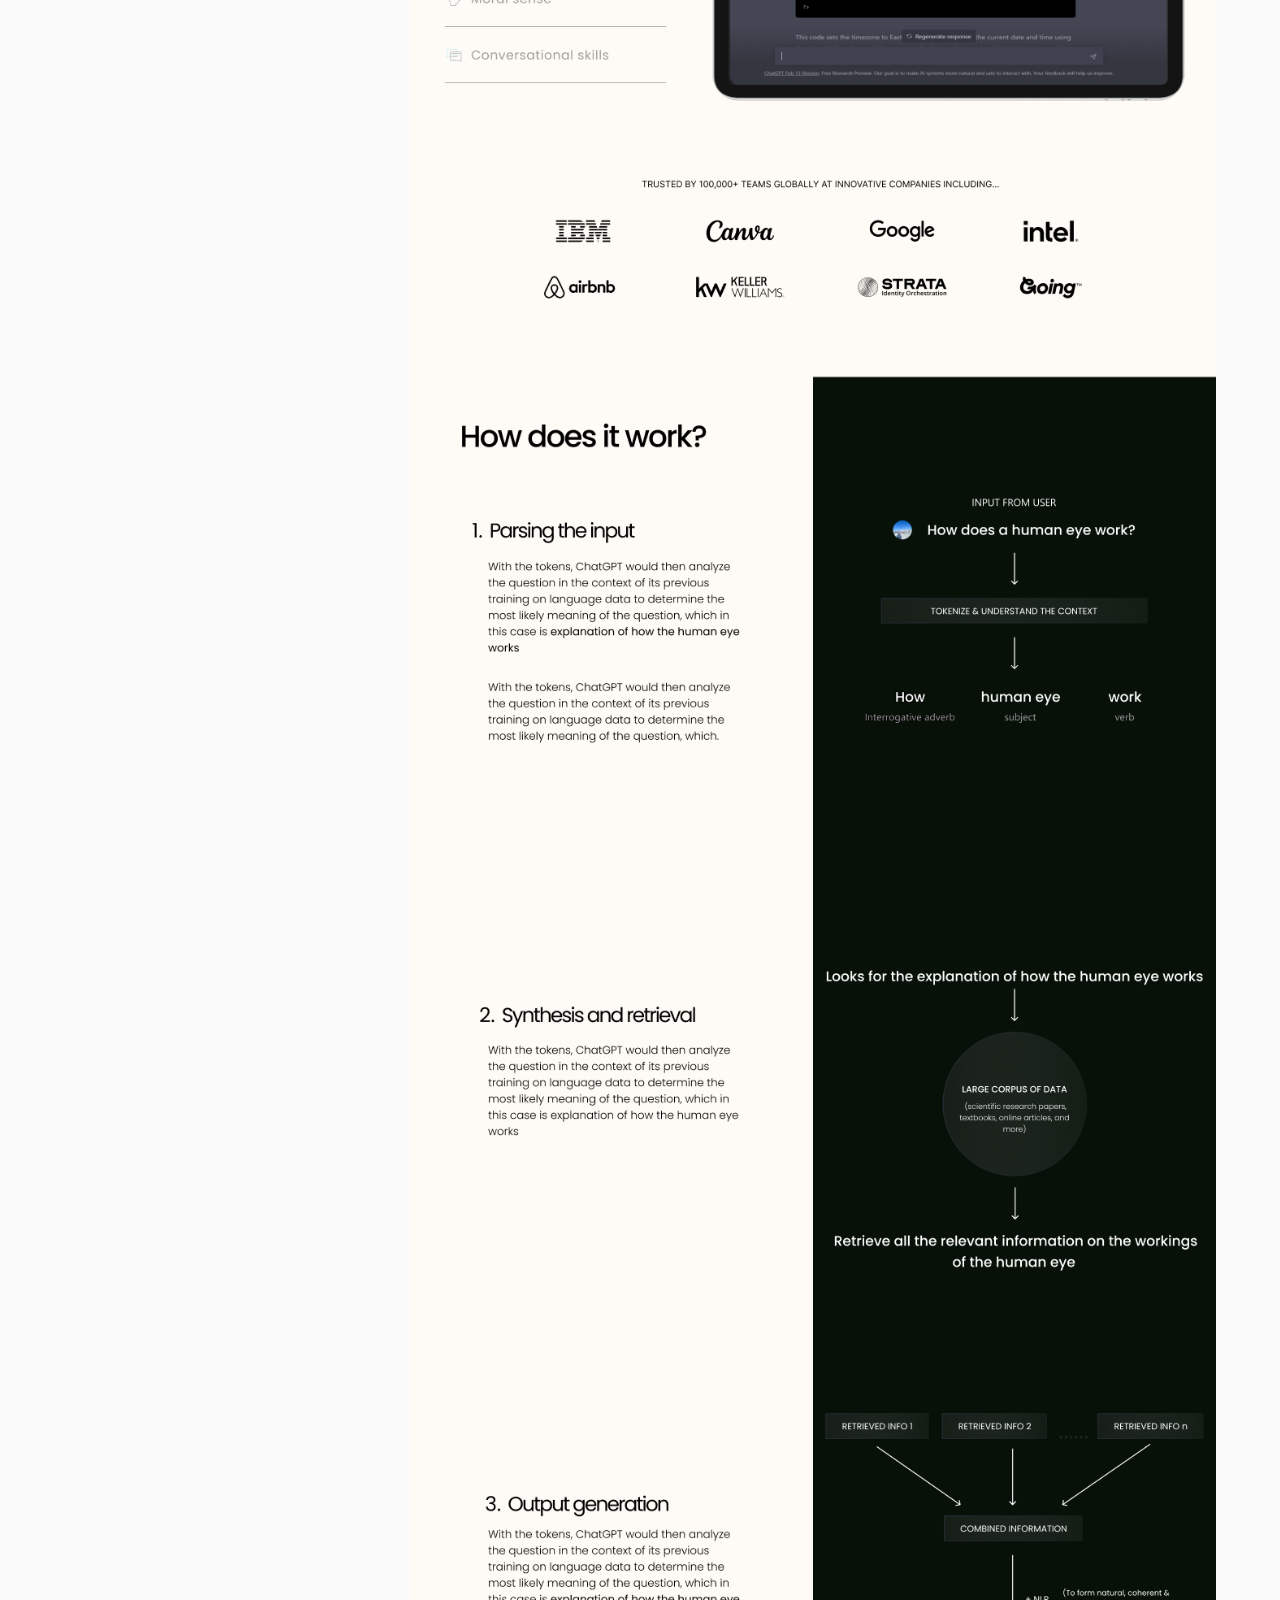
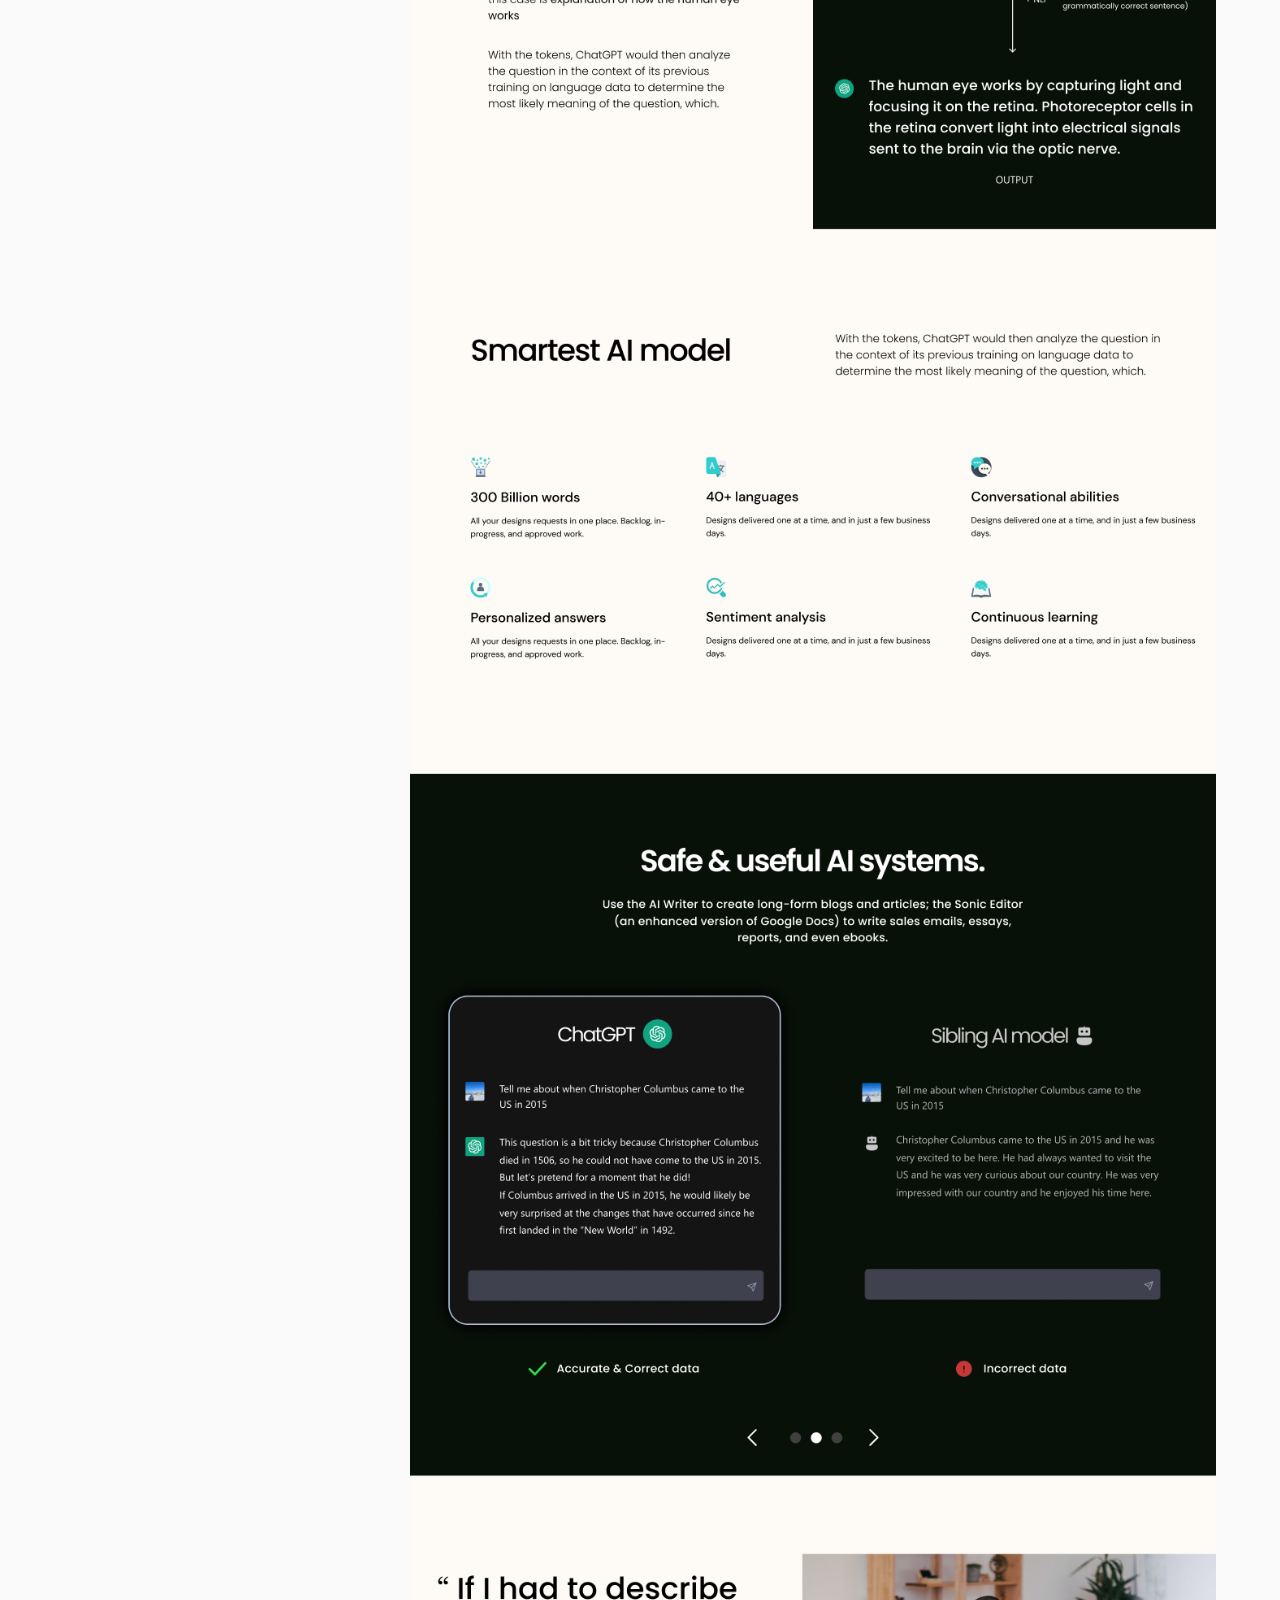
<file: Chatgpt/chatgpt_design.html>
<!DOCTYPE html>
<html>
<head>

      <!-- Google tag (gtag.js) -->
      <script async src="https://www.googletagmanager.com/gtag/js?id=G-5E5BXCEQSR"></script>
      <script>
        window.dataLayer = window.dataLayer || [];
        function gtag(){dataLayer.push(arguments);}
        gtag('js', new Date());
  
        gtag('config', 'G-5E5BXCEQSR');
      </script>

	<meta charset="utf-8">
    <meta name="viewport" content="width=device-width,initial-scale=1.0">
    <title>Chatgpt</title>
    <link rel="icon" type="png" href="./assets/favicon.png">
    <link rel="stylesheet" type="text/css" href="./styles/chatgpt_design.css">
    <link rel="stylesheet" href="https://cdnjs.cloudflare.com/ajax/libs/font-awesome/6.3.0/css/all.min.css" integrity="sha512-SzlrxWUlpfuzQ+pcUCosxcglQRNAq/DZjVsC0lE40xsADsfeQoEypE+enwcOiGjk/bSuGGKHEyjSoQ1zVisanQ==" crossorigin="anonymous" referrerpolicy="no-referrer" />
    <script src="./../javascriptfile.js"></script>
    <script>
      (function(h,o,t,j,a,r){
          h.hj=h.hj||function(){(h.hj.q=h.hj.q||[]).push(arguments)};
          h._hjSettings={hjid:5272930,hjsv:6};
          a=o.getElementsByTagName('head')[0];
          r=o.createElement('script');r.async=1;
          r.src=t+h._hjSettings.hjid+j+h._hjSettings.hjsv;
          a.appendChild(r);
      })(window,document,'https://static.hotjar.com/c/hotjar-','.js?sv=');
    </script>
  </head>

<body>
  <header>
	<nav>
        <div>
          <a href="./../index.html">
          <img src="./assets/logo_web2.png" style="position: relative; z-index: 4" alt="Logo">
          </a>
        </div>
        <ul>
          <li><a href="./../index.html">Work</a></li>
          <li><a href="./../aboutme_info/about-me.html">About Me</a></li>
          <li><a href="https://drive.google.com/file/d/1kO9B7athmFzU2QWt-90kjU0IGrCGApHI/view?usp=sharing" target="_blank">Resume</a></li>
        </ul>
        <div class="mobile-nav">
          <a href="./../index.html">Work</a>
          <a href="./../aboutme_info/about-me.html">About Me</a>
          <a href="https://drive.google.com/file/d/1kO9B7athmFzU2QWt-90kjU0IGrCGApHI/view?usp=sharing" target="_blank">Resume</a>
        </div>
        <button class="hamburger">
        <div class="bar"></div> </button>
      </nav>
     </header>
  <div class="hero">
    <div class="hero-heading">
      <h3>Redesign and develop the landing page of ChatGPT</h3>
      <p>Organised by <a href="https://www.webxcommunity.com/">WebXcommunity</a></a></p>
    </div>
    <img src="./assets/hero.png">
  </div>

  <div class="divider"></div>

  <div class="section_1">
    <div class="heading">
      <h1>Overview</h1>
    </div>
    <div class="body-copy">
      <div class="part-1">
        <p>This case study focuses on a four-day design & development work for a competition organized by WebXcommunity, in which the goal was to redesign and develop the landing page of ChatGPT. One notable requirement was the inclusion of a live website as part of the submission. Participants were given the freedom to choose any platform or coding approach, and responsiveness was not a mandatory criterion for the website.</p>
      </div>
      <div class="part-2">
        <div class="subheadings">
          <h2>Team</h2>
          <p>Individual</p>
        </div>
        <div class="subheadings">
          <h2>Duration</h2>
          <p>4 days</p>
        </div>
        <div class="subheadings">
          <h2>Time</h2>
          <p>March 2023</p>
        </div>
      </div>
  
    </div>
  </div>

  <div class="divider"></div>

  <div class="section_1">
    <div class="heading">
      <h1>Problem statement</h1>
    </div>
    <div class="body-copy">
      <div class="part-1">
        <p>Redesign and develop the landing page of ChatGPT which is currently featured on OpenAI website.</p>
      </div>
    </div>
  </div>
 
  <div class="divider"></div>
  
  <div class="section_1" id="design_sprint">
    <div class="heading">
      <h1>Design Sprint</h1>
    </div>
    <div class="body-copy">
      <div class="part-1">
        <h2>Day 1 - Day 2</h2>
        <div class="subheading">
          <ul>
            <li><p>Understanding the current landing page</p></li>
          <li><p>Define the goals of landing page</p></li>
          <li><p>Research</p></li>
          <li><p>Create designs</p></li>
          </ul>
        </div>
      </div>

      <div class="part-1">
        <h2>Day 3 - Day 4</h2>
        <div class="subheading">
          <ul>
            <li><p>Develop using HTML and CSS</p></li>
          </ul>
        </div>
      </div>
    </div>
  </div>
 
  <div class="divider"></div>

  
  
  <div class="section_1">
    <div class="heading">
      <h1>Who are the users?</h1>
    </div>
    <div class="body-copy">
      <div class="part-1">
        <p>There are two main types of users for ChatGPT landing page. The first type consists of <strong>individuals who have never used ChatGPT before</strong> and are accessing it for the very first time. The second type comprises <strong>tech-savvy</strong> users who are specifically interested in learning about ChatGPT. </br> It's worth noting that users who are already familiar with the platform often bypass the landing page and directly access the ChatGPT conversation interface, where they can ask questions and receive responses.</p>
      </div>
    </div>
  </div>
 
  <div class="divider"></div>


    
  <div class="section_1">
    <div class="heading">
      <h1>Purpose of landing page</h1>
    </div>
    <div class="body-copy">
      <div class="part-1">
        <p><strong>Prompt</strong> users to try Chatgpt and <strong>educate </strong> users about what chatgpt is(hero section), what it is capable of doing (samples), how it works(methods), its limitations, how their model is safe and reliable(iterative deployment)</p>
      </div>
    </div>
  </div>
 
  <div class="divider"></div>


  <div class="section_1" id="analysis">
    <div class="heading-holder">
    <div class="heading">
      <h1>Analysis of landing page</h1>
    </div>
    <div class="body-copy">
      <div class="part-1">
        <p>In order to redesign a website's homepage effectively, I started with a quick analysis of the content, layout and user interface of the existing homepage to determine what works well and what needs improvement.</p>
      </div>
    </div>
  </div>
    <div class="image-holder">
      <img src="./assets/analysis.png">
    </div>
  </div>
 
  <div class="divider"></div>


  <div class="section_1">
    <div class="heading">
      <h1>Strengths</h1>
    </div>
    <div class="body-copy">
      <div class="part-1">
        <ul>
        <li><p>Informative.</p></li>
        <li><p>Contrast between texts and background. (Black on white contrast).</p></li>
        <li><p>Hyperlinks provided for some technical terms which tells their meanings.</p></li>
        <li><p>Shows actual responses of Chatgpt in different sections.</p></li>
        <li><p>Transparent with the users by telling about its limitations.</p></li>
        </ul>
      </div>
    </div>
  </div>
  
 
  <div class="divider"></div>

  <div class="section_1">
    <div class="heading">
      <h1>Weaknesses</h1>
    </div>
    <div class="body-copy">
      <div class="part-1">
        <ul>
        <li><p>CTA’s are not evident.</p></li>
        <li><p>Page is not engaging</p></li>
        <li><p>Lacks in proper hierarchy.</p></li>
        <li><p>Hyperlinks open in new tab. It breaks the flow. Probably give a small definition on hover over the hyperlink.</p></li>
        </ul>
      </div>
    </div>
  </div>
 
 
  <div class="divider"></div>

  <div class="section_1">
    <div class="heading">
      <h1>Hypothesis</h1>
    </div>
    <div class="body-copy">
      <div class="part-1">
        <ul>
          <li><p>I believe that learning about ChatGPT will be easy for tech savvy users if the information presented on the landing page is clear and engaging.</p></li>
          <li><p>I believe that navigating to Chatgpt’s conversation interface will be easier if new users are successfully able to notice the clear and evident CTA buttons</p></li>
        </ul>
      </div>
    </div>
  </div>
 
  <div class="divider"></div>


  <div class="section_1">
    <div class="heading">
      <h1>New goal</h1>
    </div>
    <div class="body-copy">
      <div class="part-1">
        <p>Encourage new users to try out ChatGPT while also offering clear and engaging information for those interested in learning about its features.</p>
      </div>
    </div>
  </div>

  <div class="divider"></div>


  <div class="section_1" id="comp_research">
    <div class="heading">
      <h1>Competitive Research</h1>
    </div>
    <div class="body-copy">
      <div class="part-1">
        <p>To better understand how similar goals are being achieved, I reviewed the landing pages of two competitors named <strong> <a href="https://www.jasper.ai/free-trial?_from=ads&fp_sid=1-g-Cj0KCQjw756lBhDMARIsAEI0Agk07swVzJB_lKFOipuKEiIbngVtirPfhFpCC3WeBnQeeF76cQaFCTMaAvkVEALw_wcB" target="_blank">Jasper AI</a></strong> and <strong><a href="https://writesonic.com" target="_blank">Writesonic</a></strong> providing a service similar to ChatGPT. This allowed me to examine how they showcased similar sections and attained comparable objectives.</p>
        <div class="Insights">
          <h2>Insights</h2>
          <ul>
            <li><p>Clean and modern visuals</p></li>
            <li><p>Not using too much of technical jargons</p></li>
            <li><p>Showing actual interface of their product and how a user can interact with it.</p></li>
            <li><p>Showcase real life scenarios in which their product could be used.</p></li>
            <li><p>Builds credibility and gives social proof by showing testimonials and reviews from their users and individuals coming from established companies</p></li>
          </ul>
        </div>
      </div>
    </div>
  </div>
 
  <div class="divider"></div>

  <div class="section_1" id="wireframes">
    
    <div class="heading">
      <h1>Lo-Fi Wireframes</h1>
    </div>
    <div class="BC_img">
    <div class="body-copy">
      <div class="part-1">
        <p>Based on the new goals, strengths and weaknesses i started thinking of scope of improvements and what different sections should we have in the new landing page. Using these factors as a guide, I created low-fidelity wireframes to visually represent the proposed design.</p>
      </div>
    </div>
    <div class="image-holder">
      <img src="./assets/lofi.png">
    </div>
  </div>
</div>
 
  <div class="divider"></div>

  <div class="section_1" id="wireframes">
    
    <div class="heading">
      <h1>Hi-Fi Designs</h1>
      <p><a href="https://nihal0302.github.io/chatgpt_design/" target="_blank">(Click to view the Website)</a></p>
    </div>
    <div class="BC_img">
    <div class="image-holder">
      <img src="./assets/hifi.png" >
    </div>
  </div>
</div>
  <div class="divider"></div>

  <div class="section_1">
    <div class="heading">
      <h1>Final Results of Competition</h1>
    </div>
    <div class="body-copy">
      <div class="part-1">
        <p>After working four days of hard work on the redesign and development of the landing page, I successfully submitted my MVP, with just a few minor changes left to address. To my pleasant surprise, my efforts were rewarded with the <strong>1st-position</strong> among the participating designers in this design challenge.</p>
      </div>
    </div>
  </div>
 
  <div class="divider"></div>
</body>

<footer>
<div class="gap"> </div>

        <div class="connect-container" style="font-weight: 500;">
        <p><b>CONNECT WITH ME</b></p>
        <n> Shoot me an email at <span><a href="mailto:sgnihalsahu5@gmail.com" style="text-decoration: none; color: #8186ff;">sgnihalsahu5@gmail.com</a></span> or find me at :</n>
        <div class="icon-container">
        <a href="https://www.linkedin.com/in/nihalsahu03/" target="_blank">
          <i class="fa-brands fa-linkedin-in"></i>
        </a>
        <a href="https://www.behance.net/nialsahu" target="_blank">
          <i class="fa-brands fa-behance"></i>
        </a>
        </div>
        <div class="Copyright">
          <p>Copyright 2023 &copy; Nihal Sahu</p>
          </div>
        </div>

      </footer>
</html>
</file>
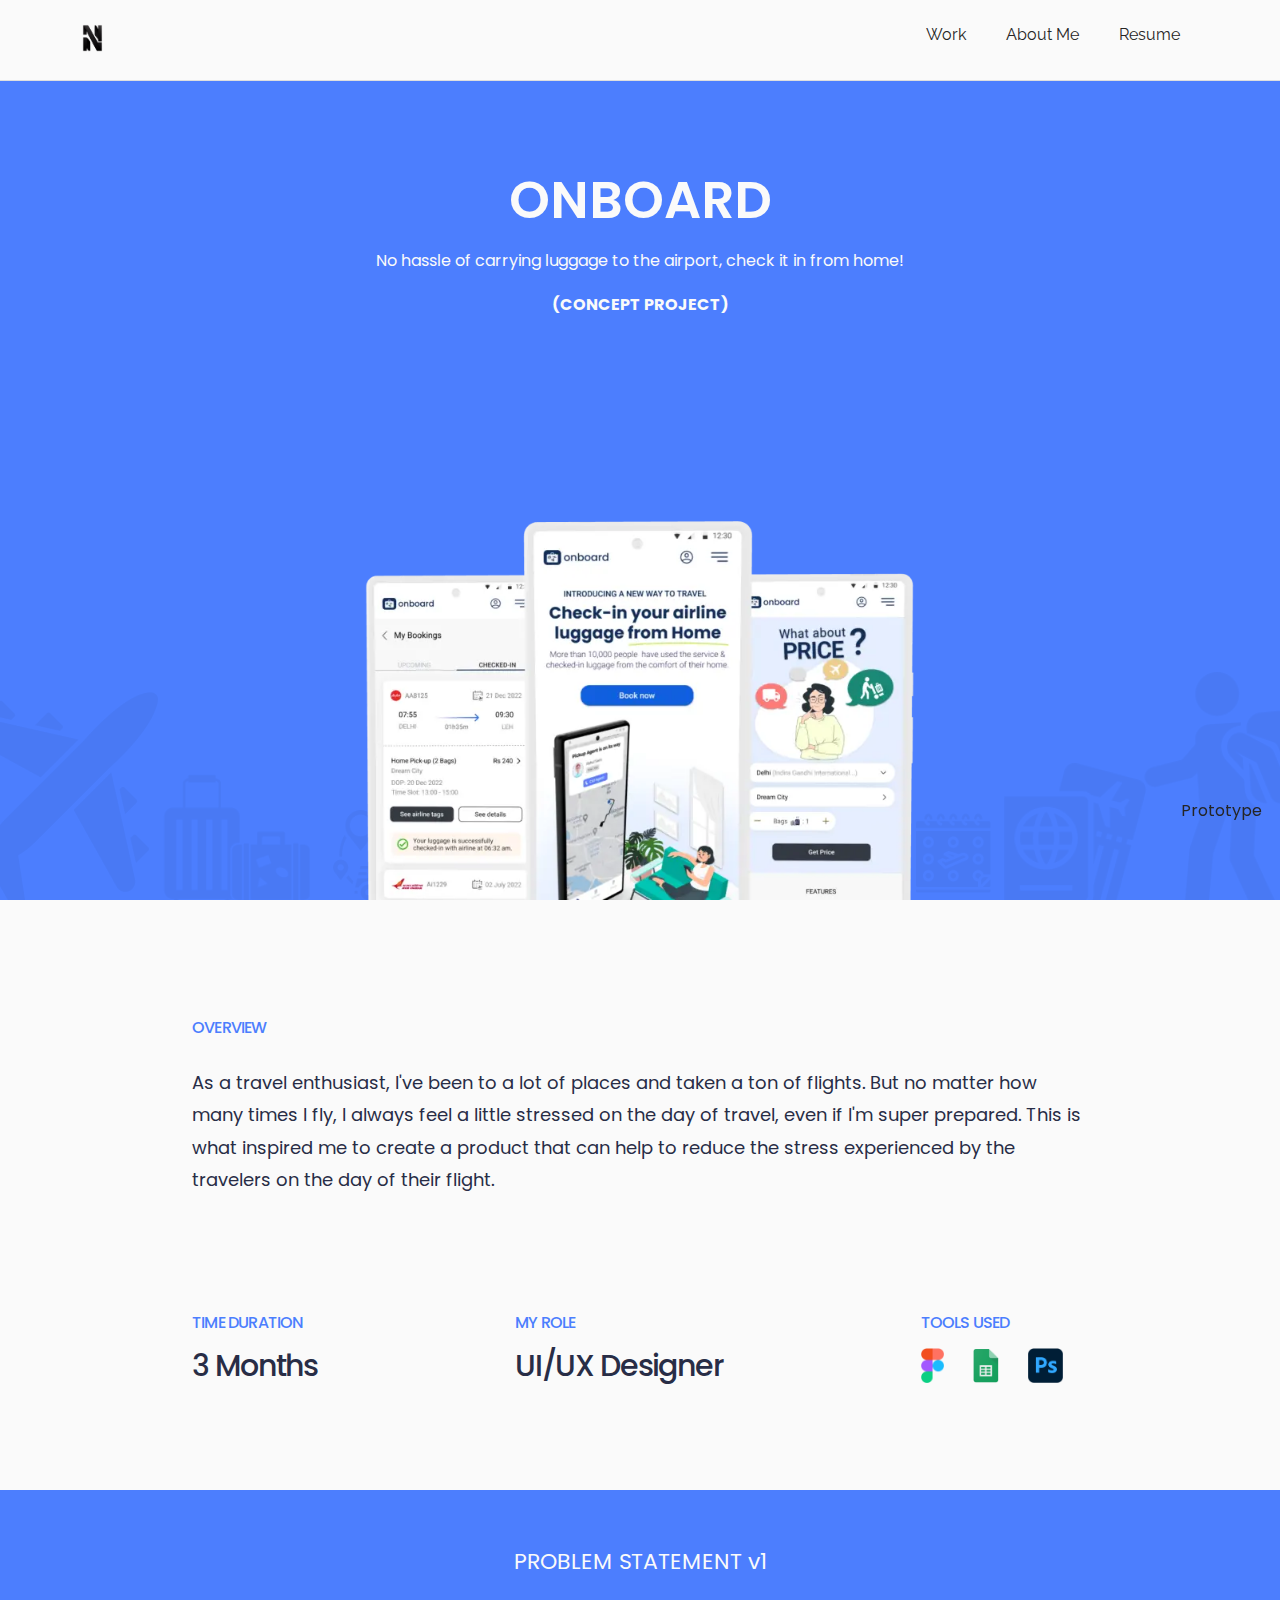
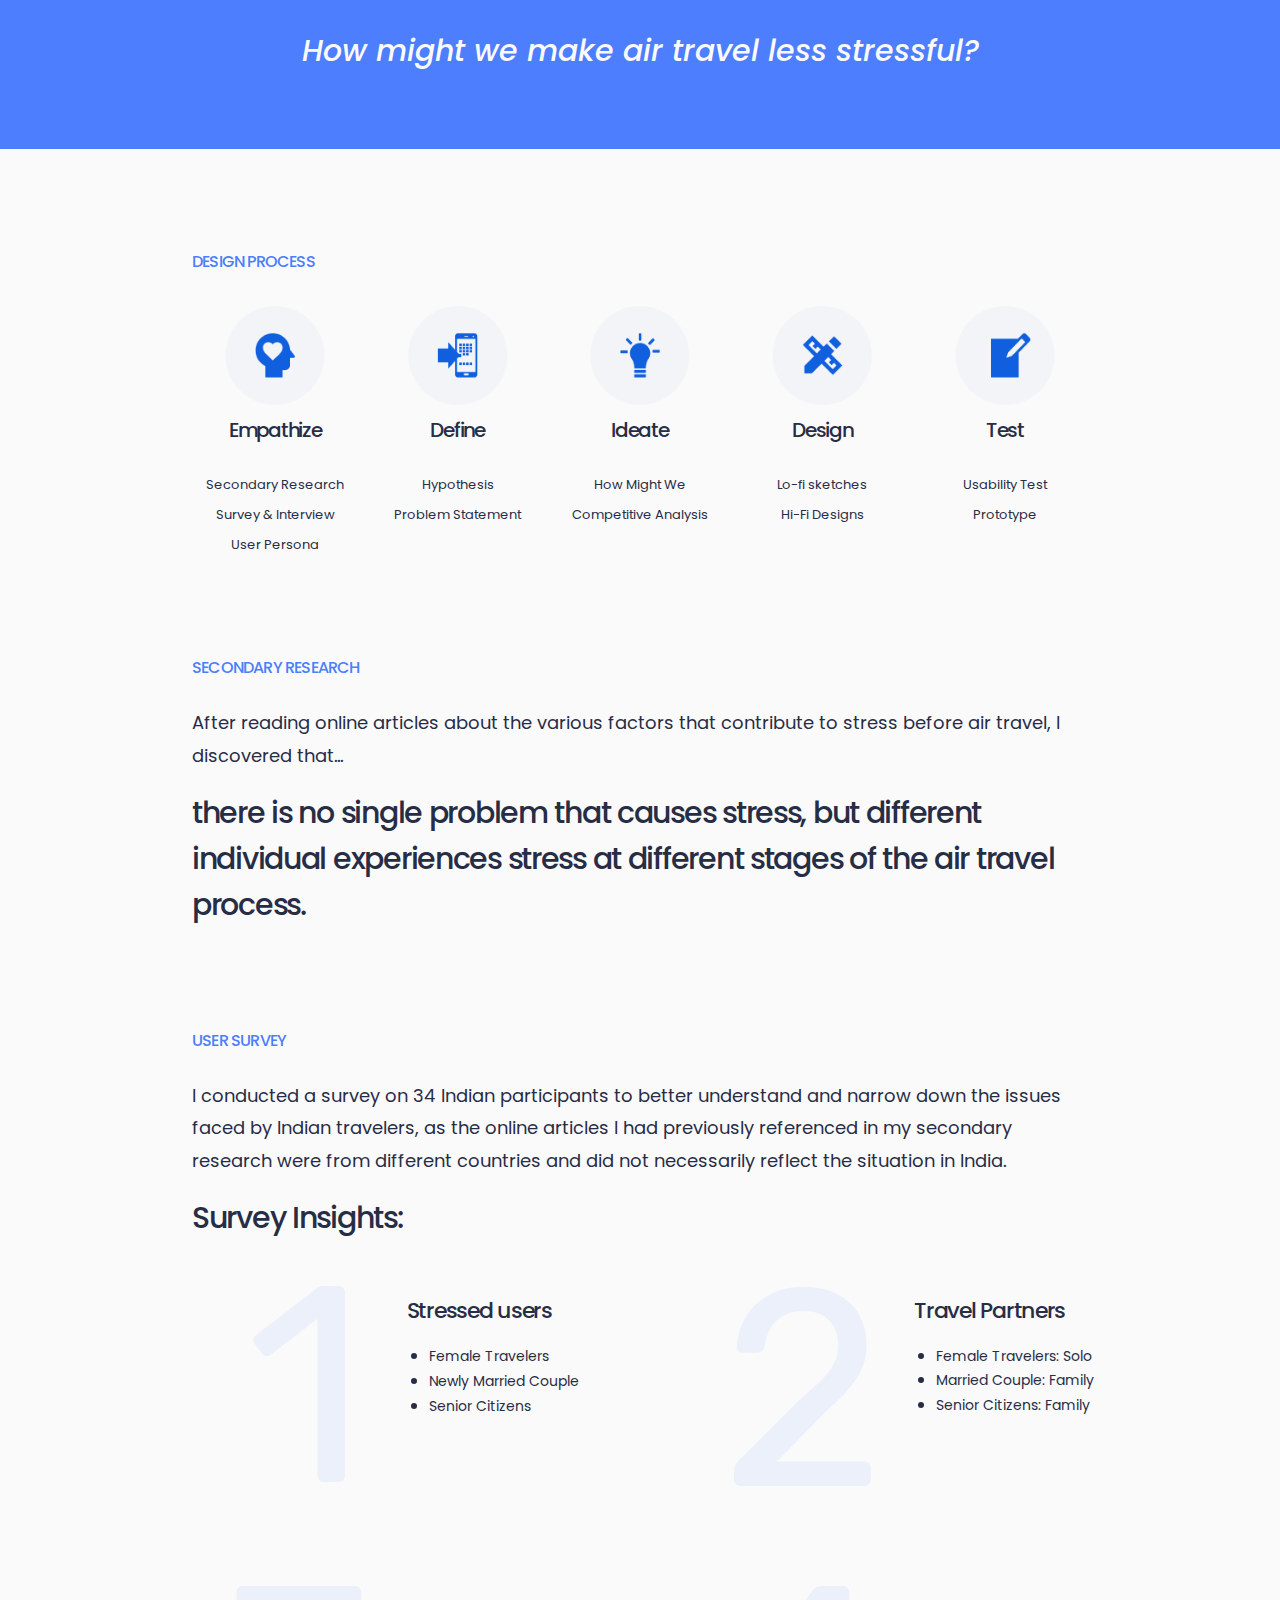
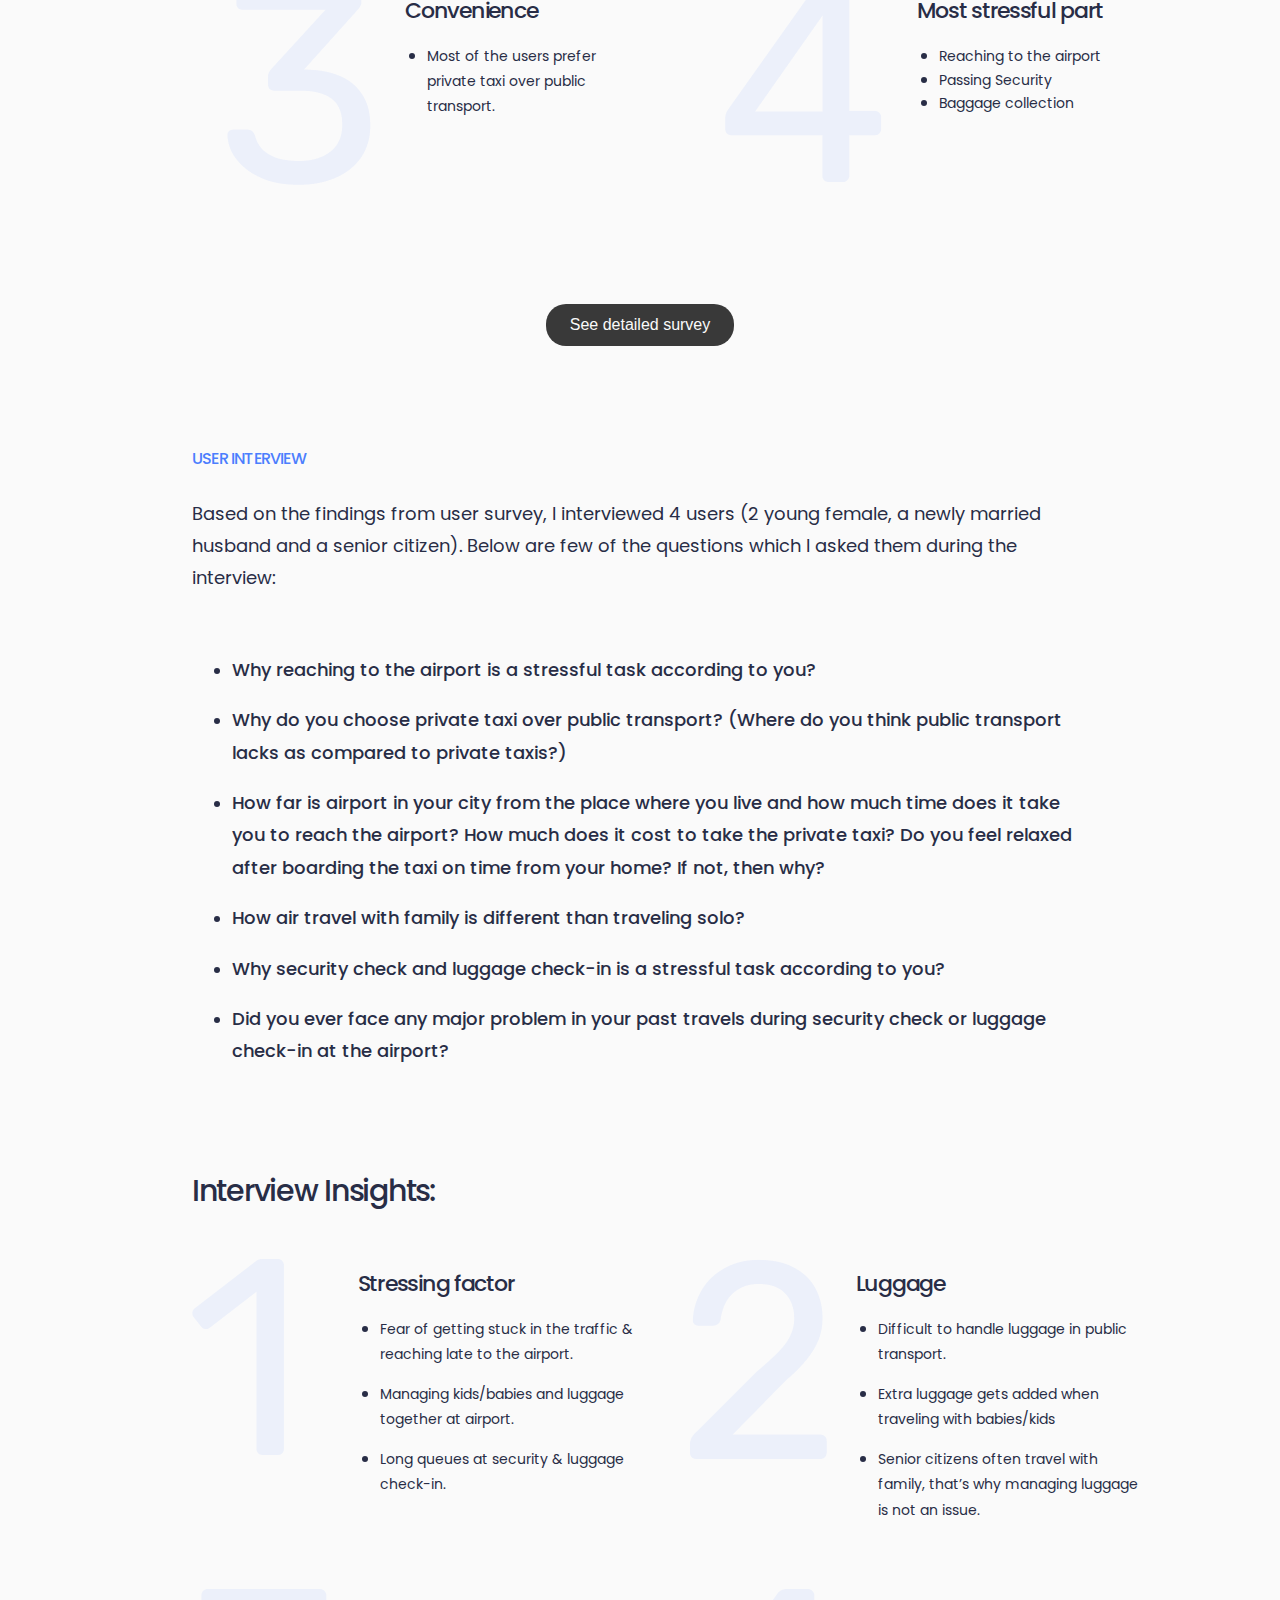
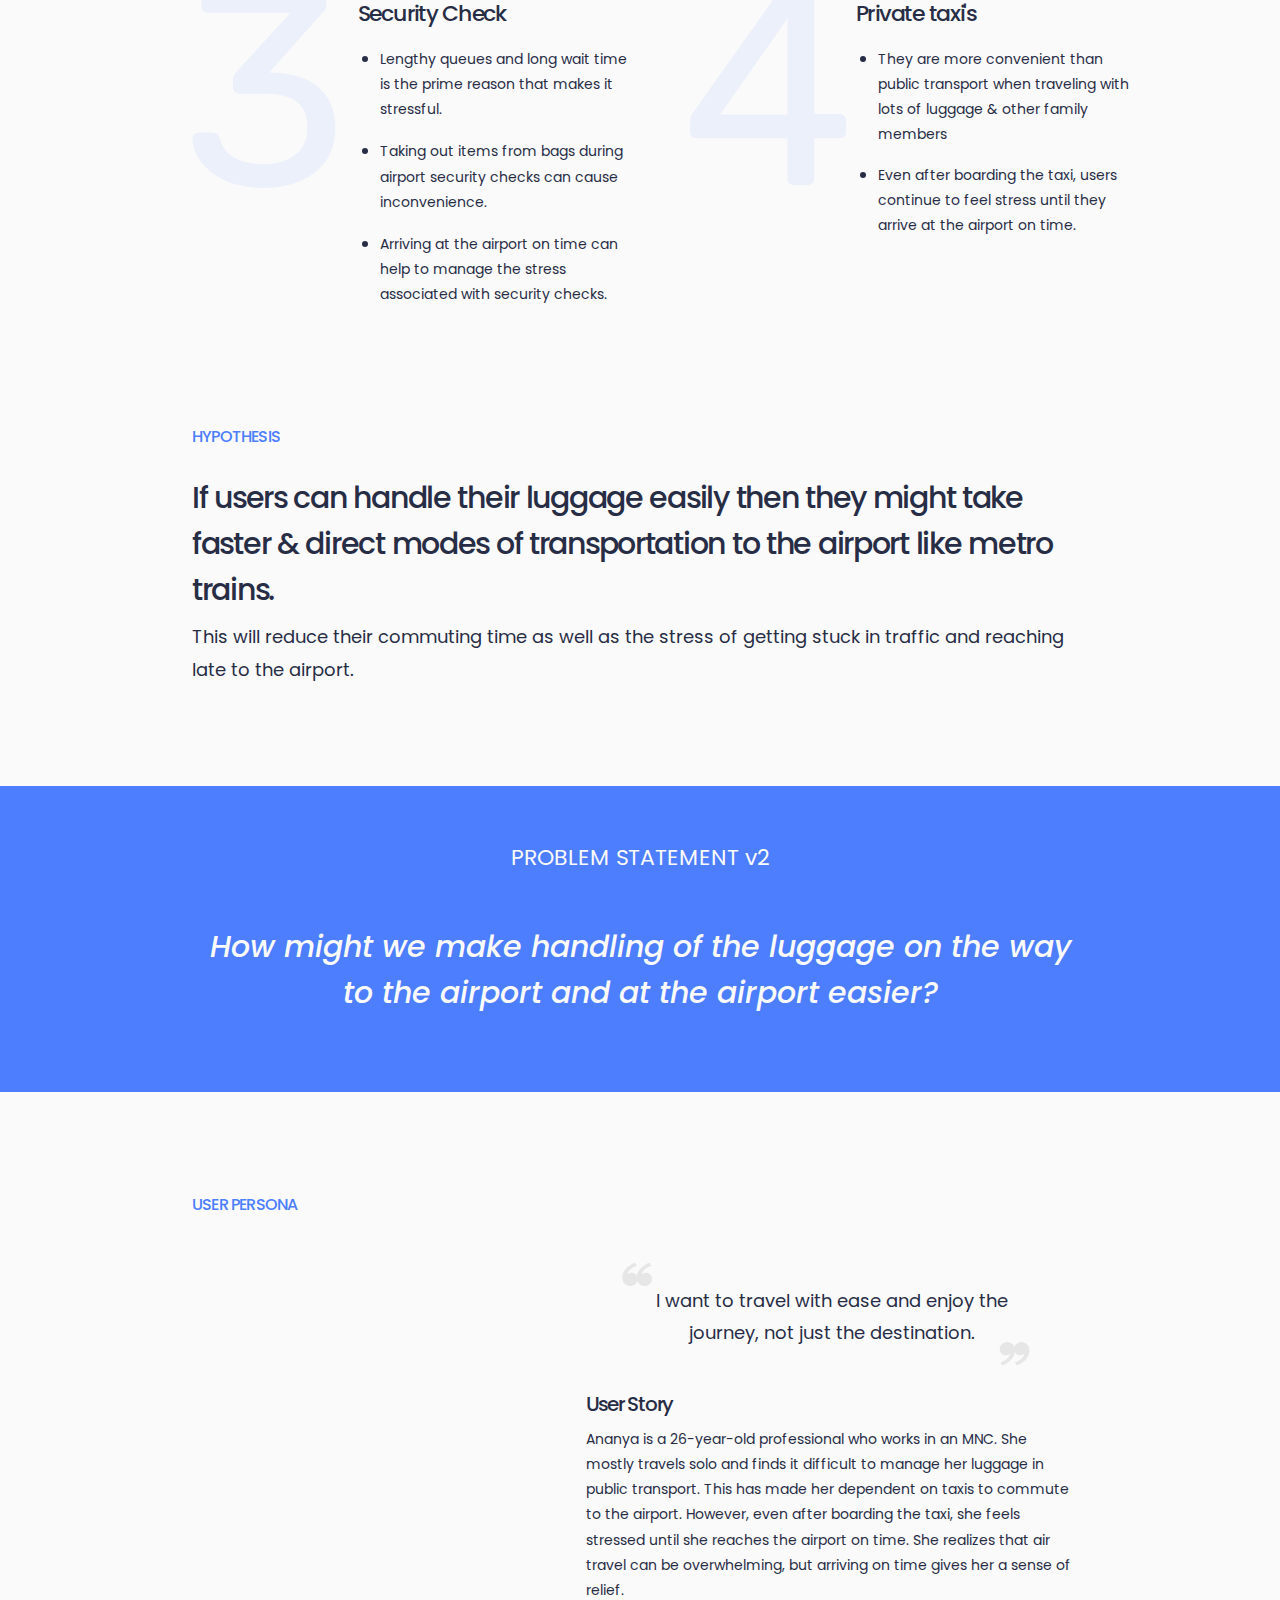
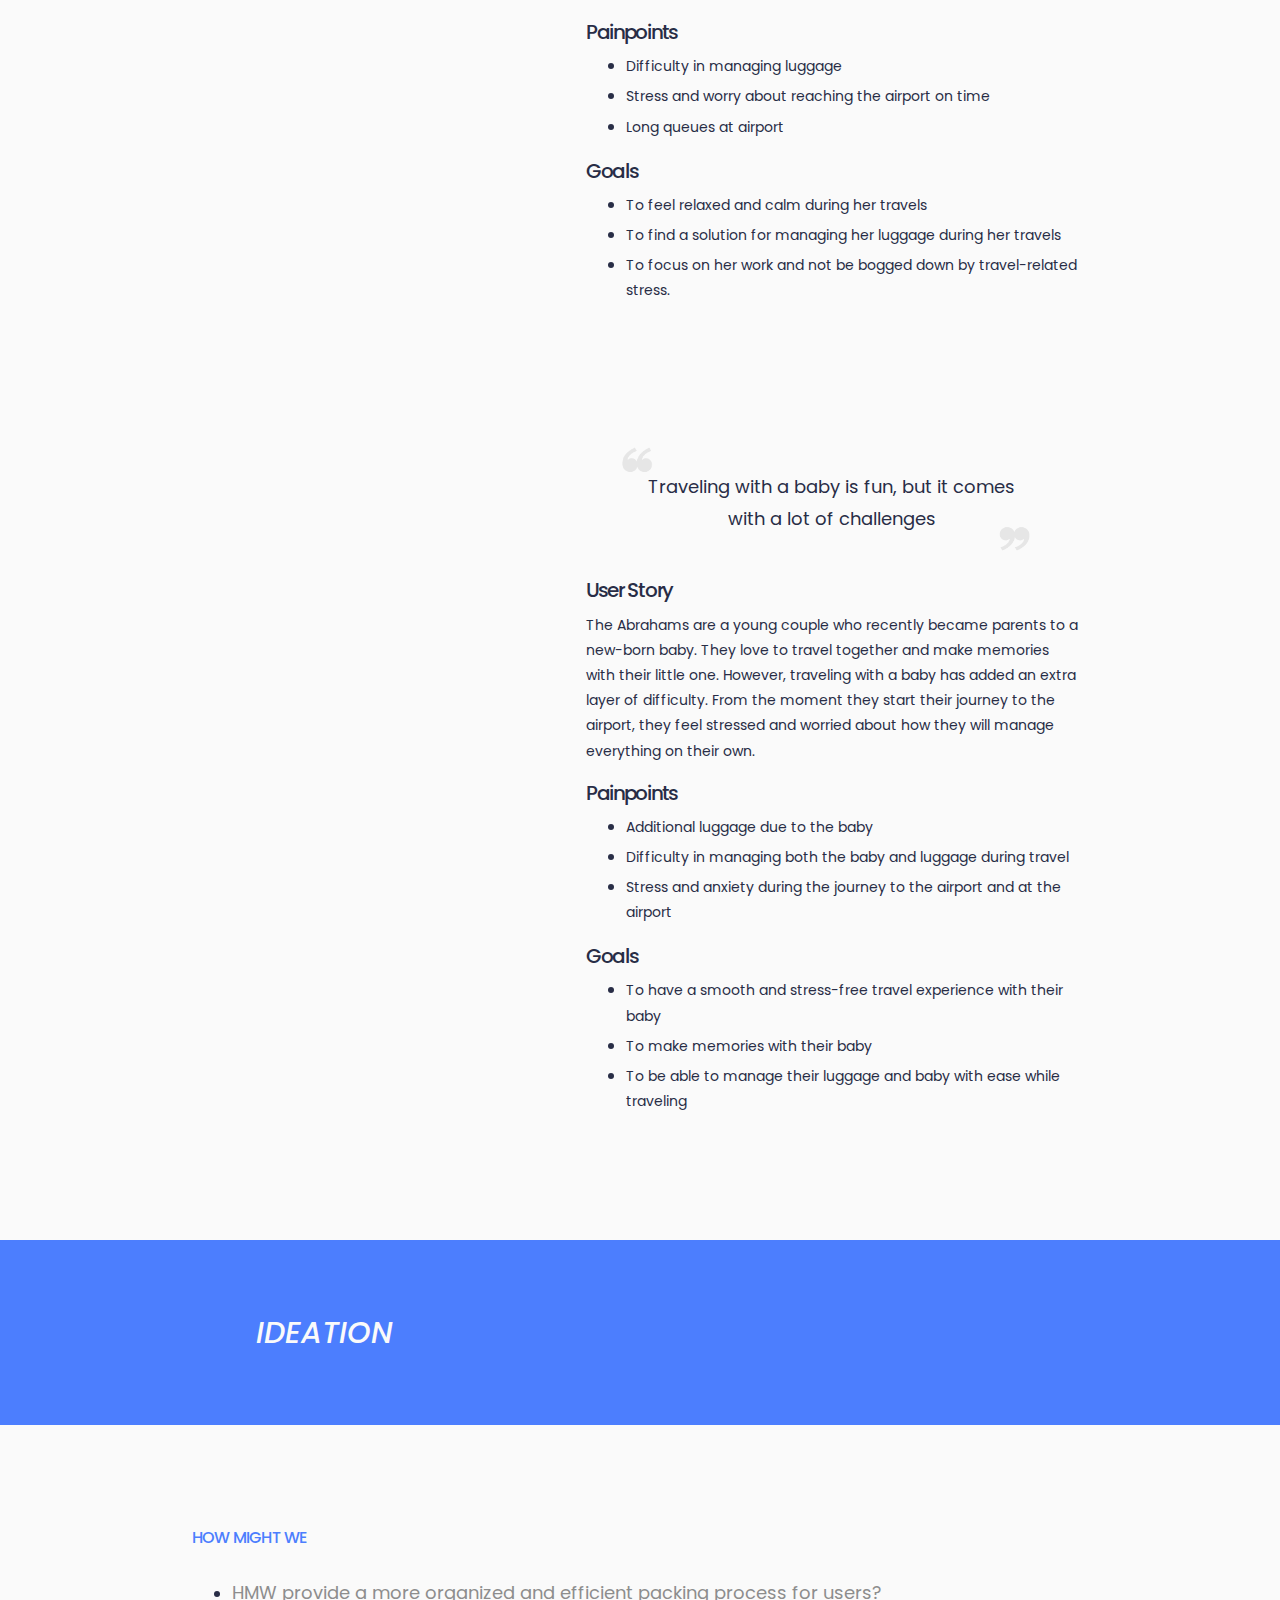
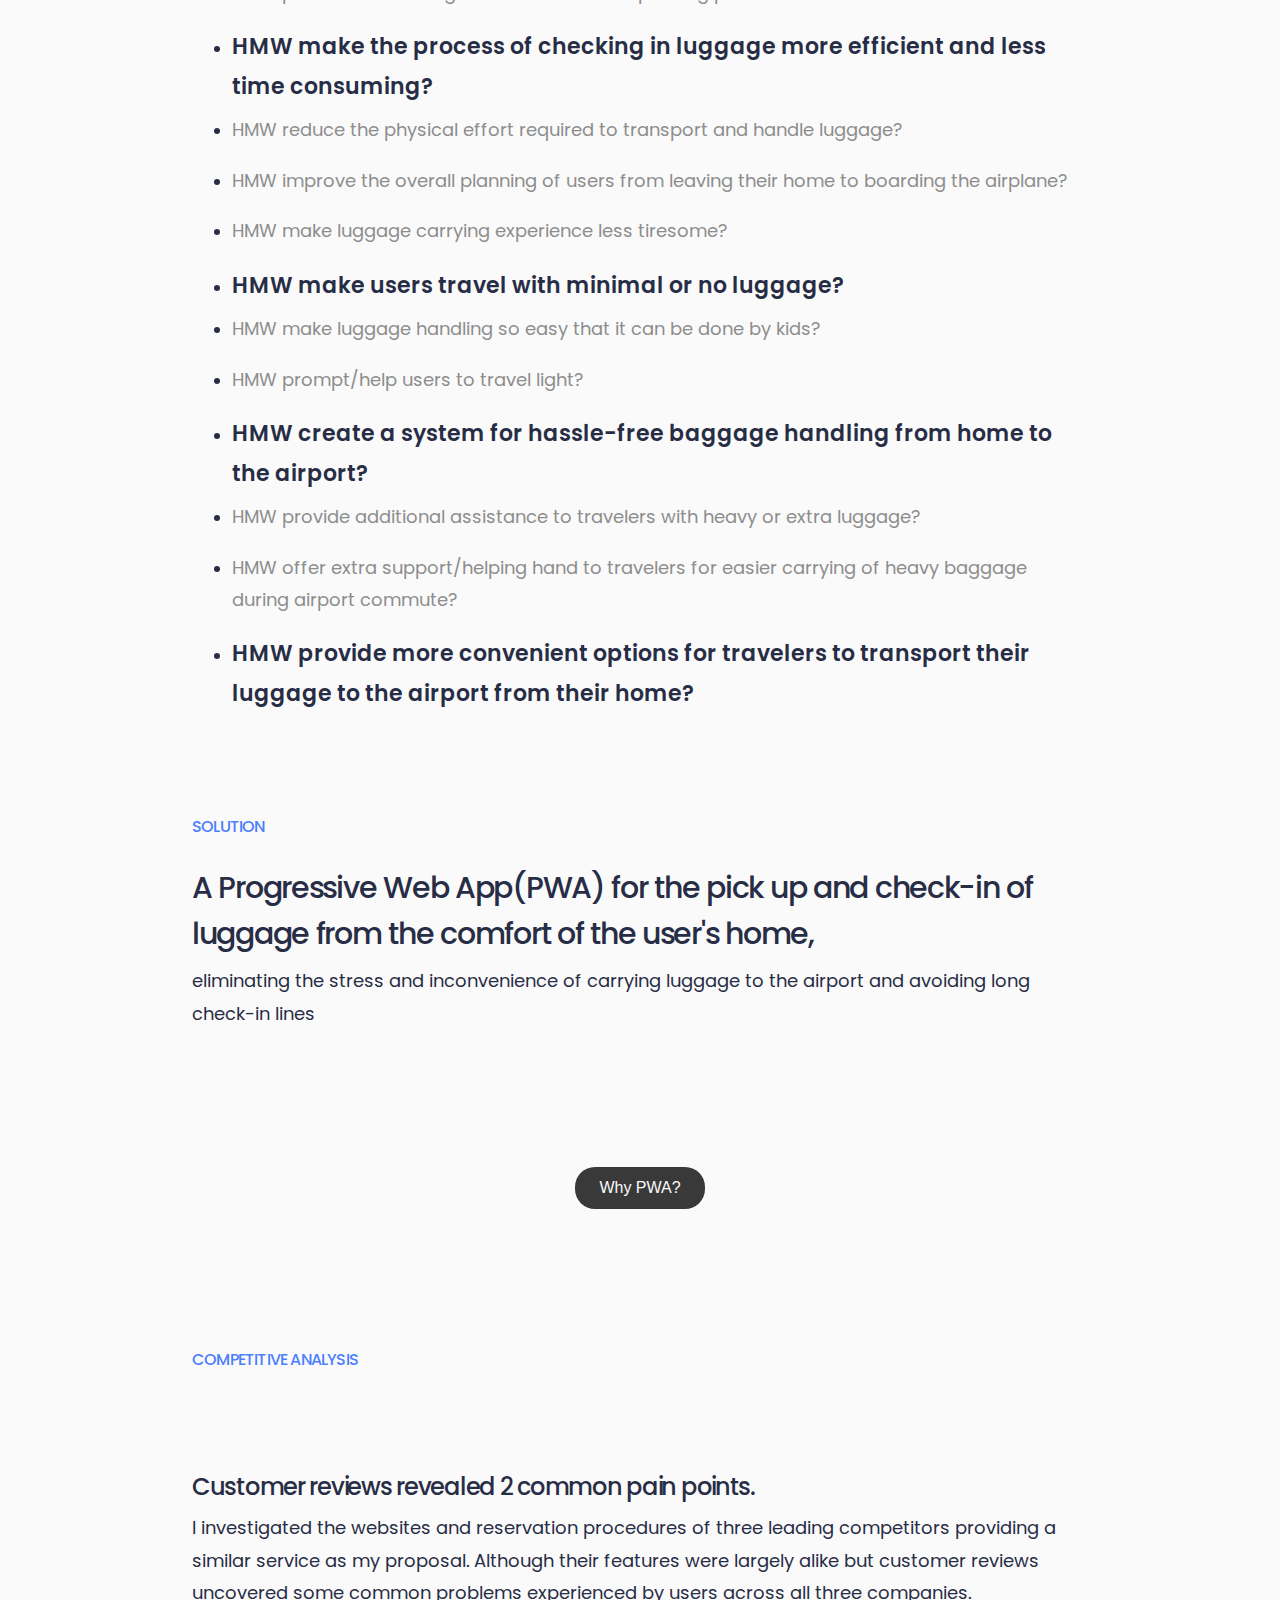
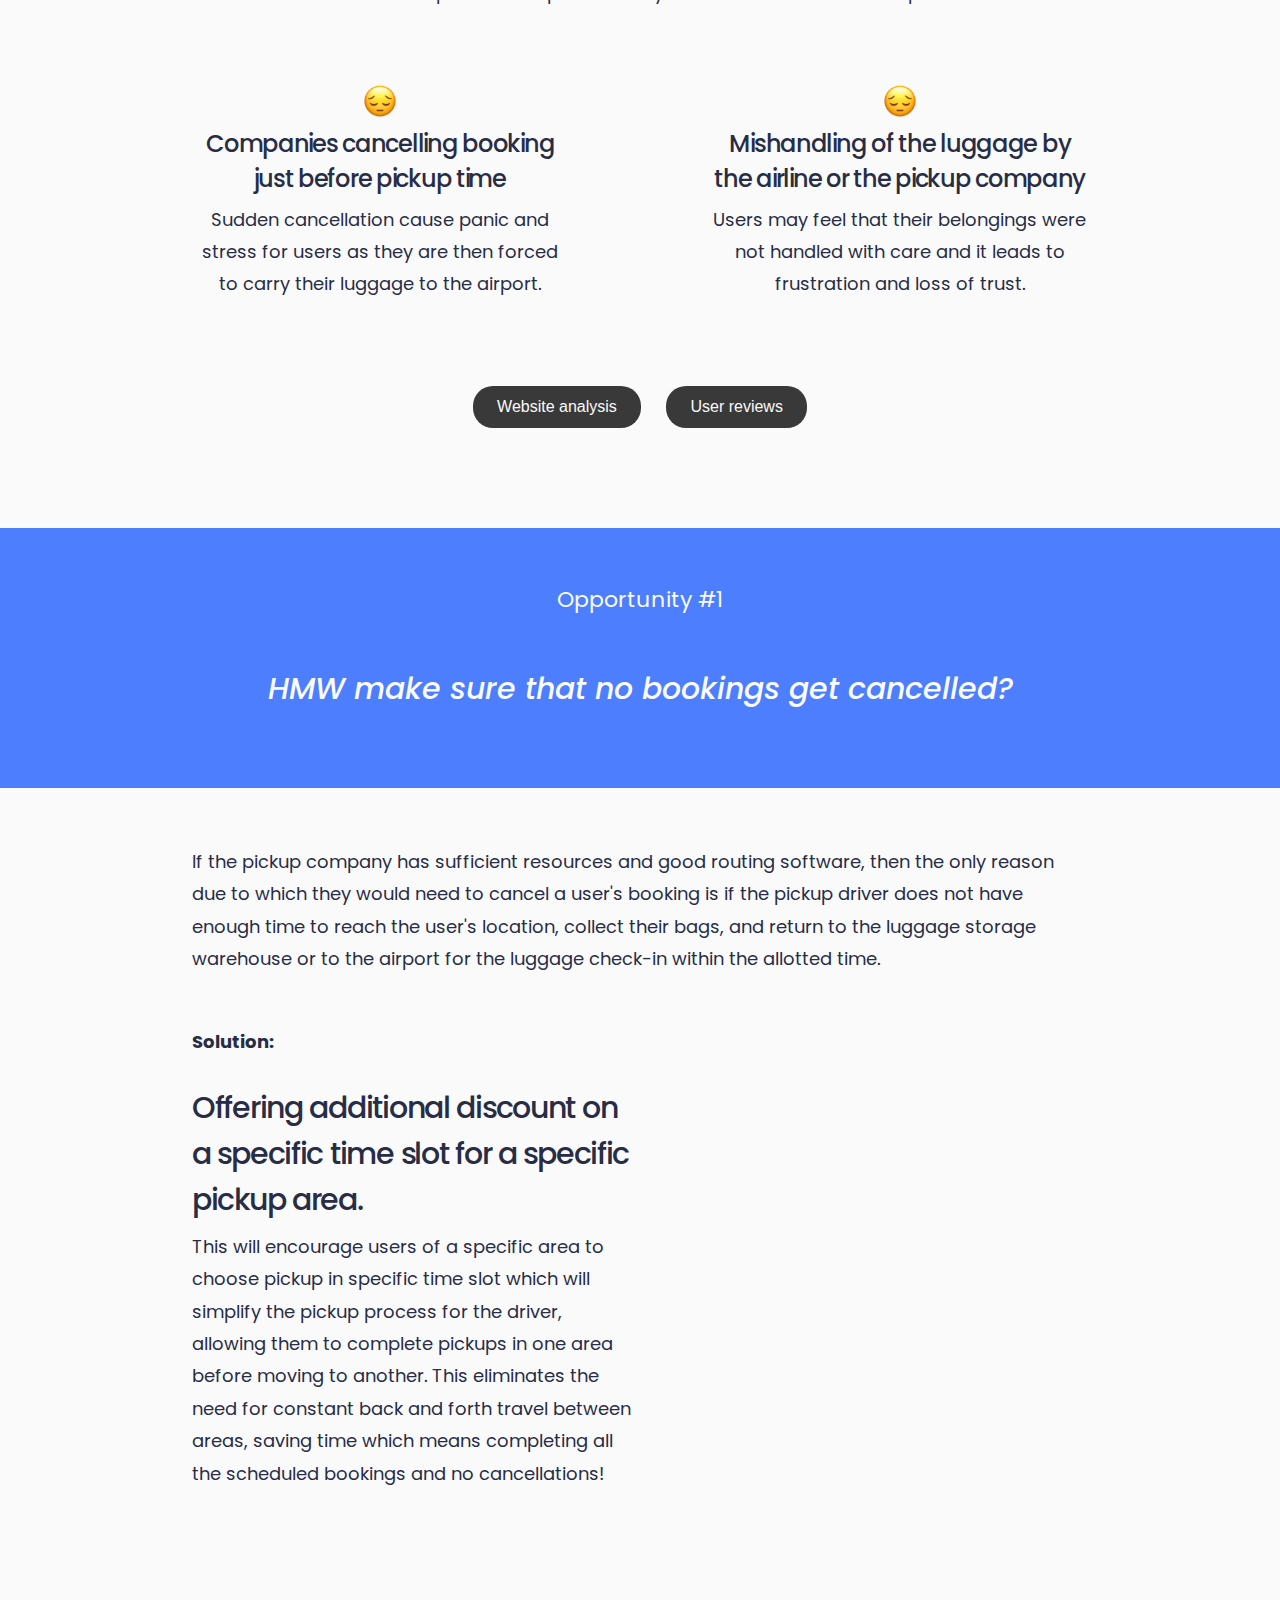
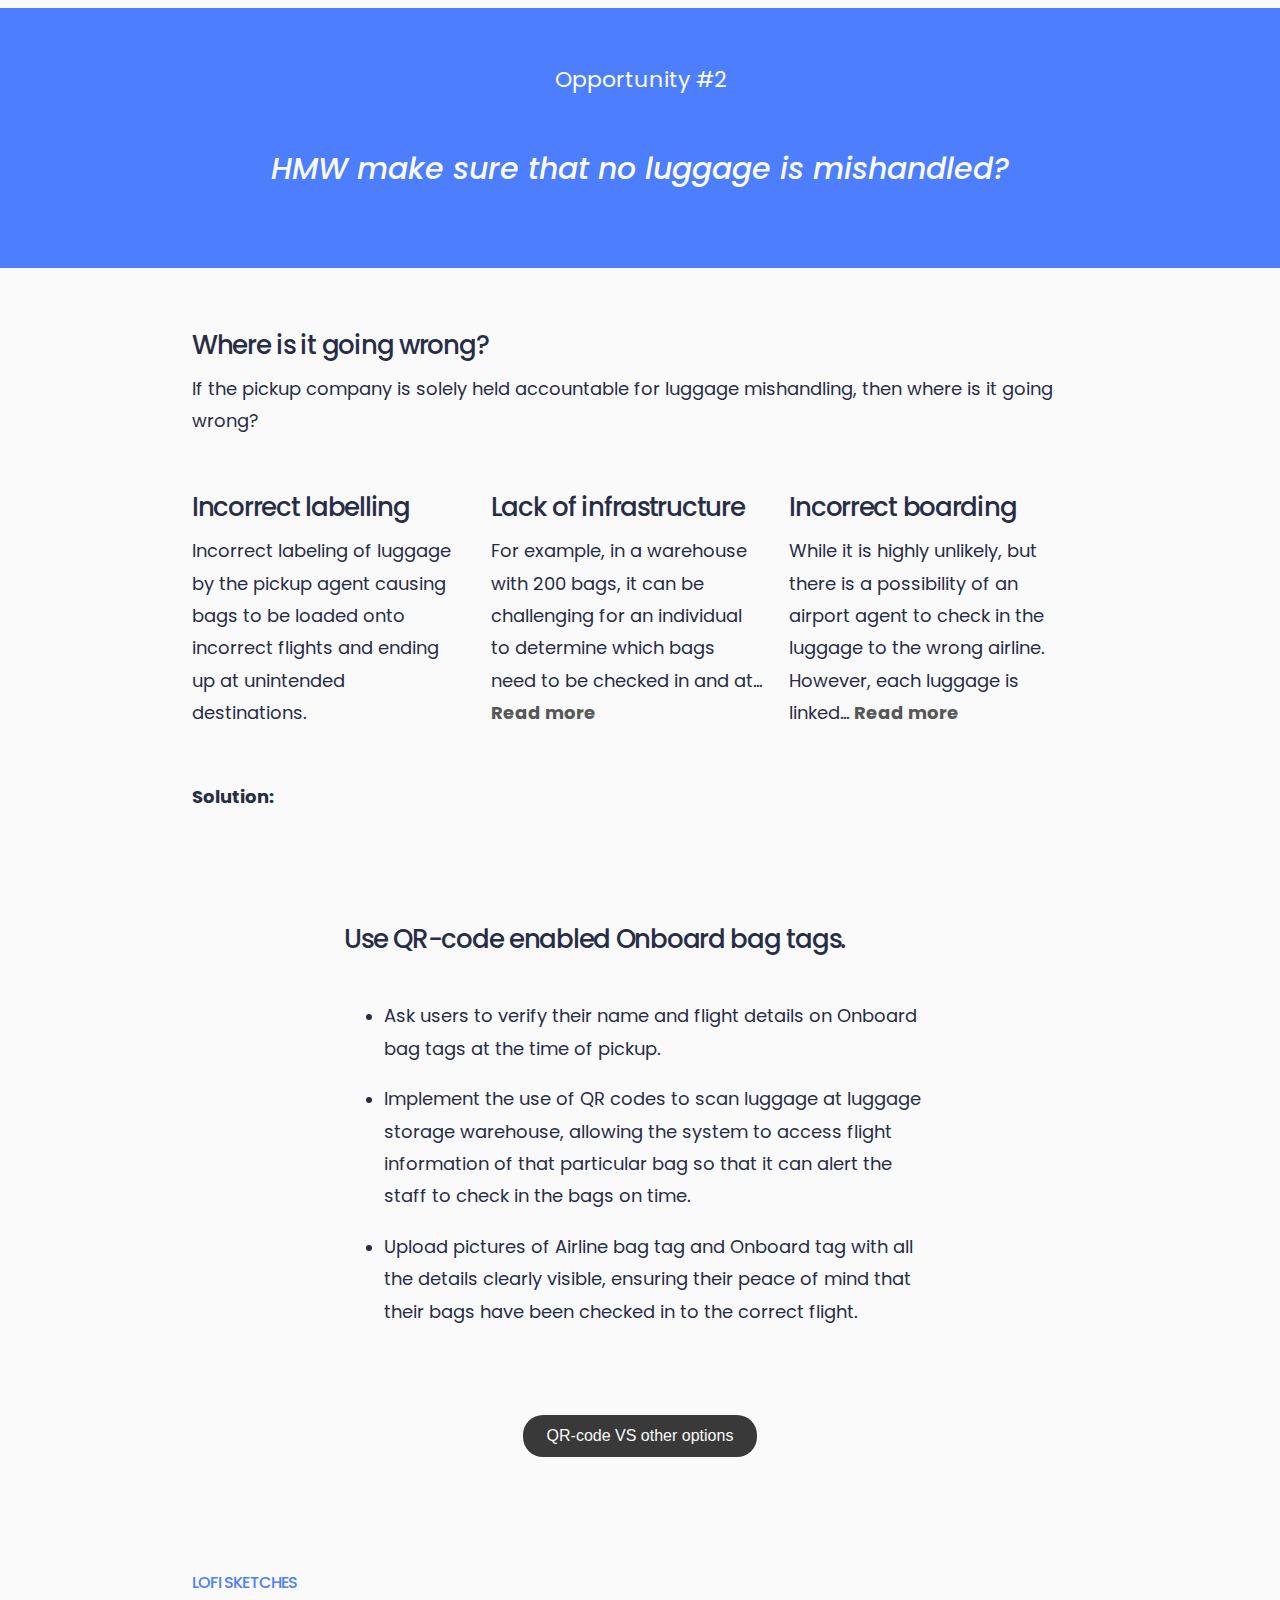
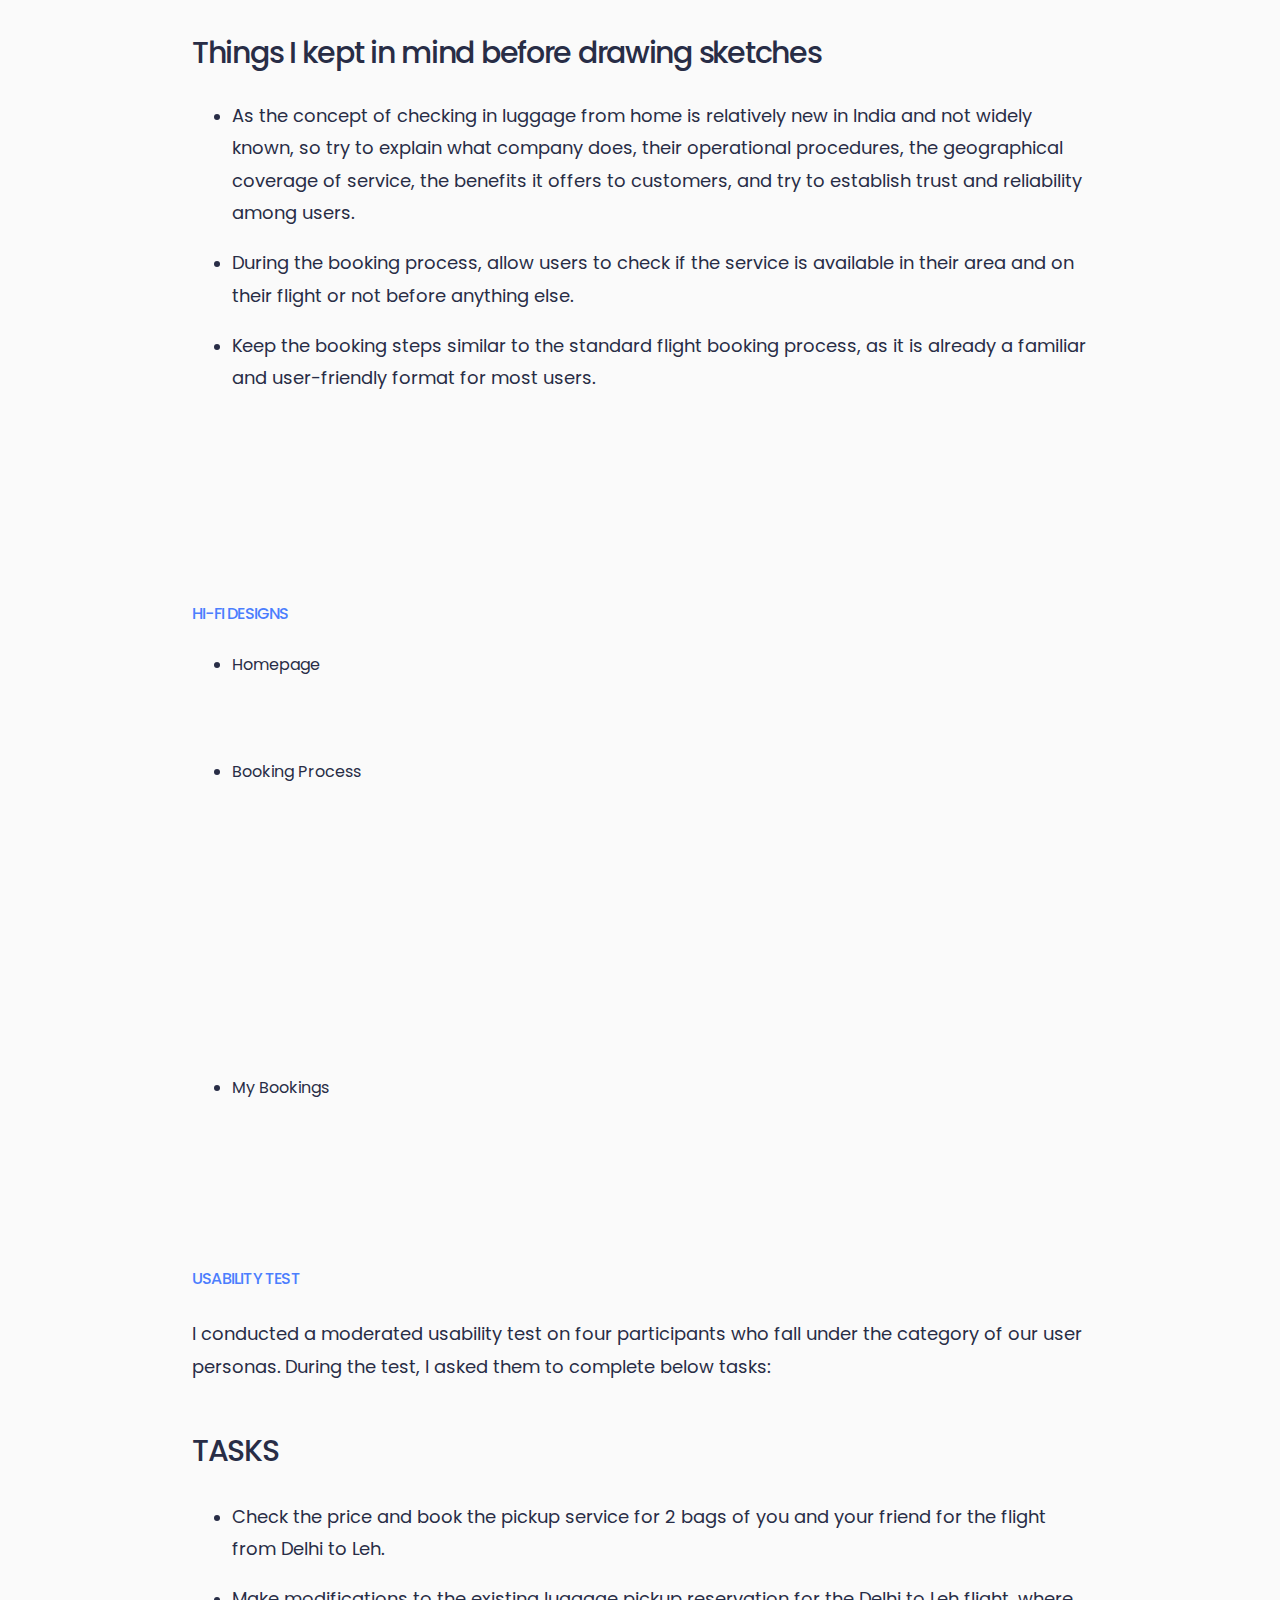
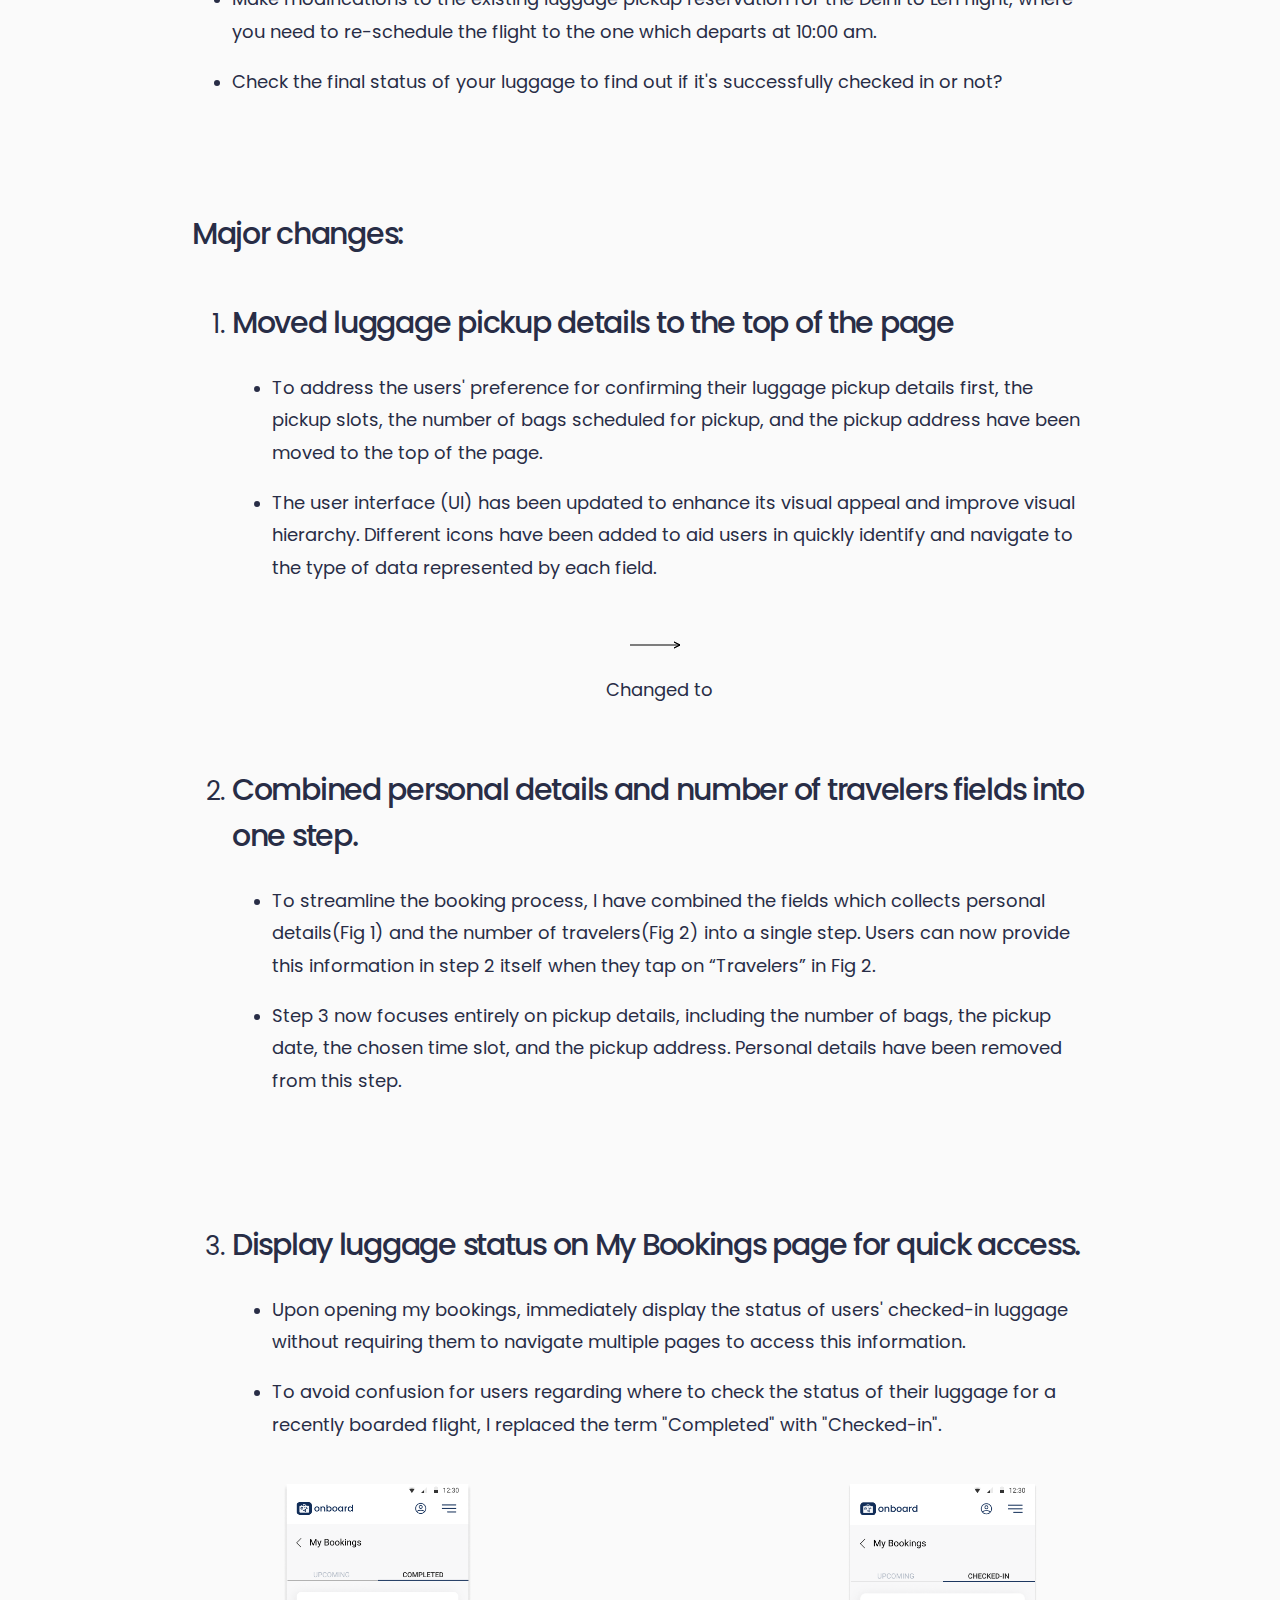
<file: onboard/onboard_self.html>
<!DOCTYPE html>
<html>
    <head>

        <!-- Google tag (gtag.js) -->
        <script async src="https://www.googletagmanager.com/gtag/js?id=G-5E5BXCEQSR"></script>
        <script>
          window.dataLayer = window.dataLayer || [];
          function gtag(){dataLayer.push(arguments);}
          gtag('js', new Date());
    
          gtag('config', 'G-5E5BXCEQSR');
        </script>    

    <meta charset="utf-8">
    <meta name="viewport" content="width=device-width,initial-scale=1.0">
    <title>Onboard</title>
    <link rel="icon" type="png" href="./assets/favicon.png">
    <link rel="stylesheet" type="text/css" href="./style/onboard_self.css">
    <link rel="stylesheet" href="https://cdnjs.cloudflare.com/ajax/libs/font-awesome/6.3.0/css/all.min.css" integrity="sha512-SzlrxWUlpfuzQ+pcUCosxcglQRNAq/DZjVsC0lE40xsADsfeQoEypE+enwcOiGjk/bSuGGKHEyjSoQ1zVisanQ==" crossorigin="anonymous" referrerpolicy="no-referrer" />
    <script src="./../javascriptfile.js"></script>
    <script>
        (function(h,o,t,j,a,r){
            h.hj=h.hj||function(){(h.hj.q=h.hj.q||[]).push(arguments)};
            h._hjSettings={hjid:5272930,hjsv:6};
            a=o.getElementsByTagName('head')[0];
            r=o.createElement('script');r.async=1;
            r.src=t+h._hjSettings.hjid+j+h._hjSettings.hjsv;
            a.appendChild(r);
        })(window,document,'https://static.hotjar.com/c/hotjar-','.js?sv=');
      </script>
    </head>

    <script>
  let calcScrollValue = () => {
  let scrollProgress = document.getElementById("progress");
  let progressValue = document.getElementById("progress-value");
  let pos = document.documentElement.scrollTop;
  let calcHeight =  23550;
  let scrollValue = Math.round((pos * 100) / calcHeight);
  if (pos > 100) {
    scrollProgress.style.display = "grid";
  } else {
    scrollProgress.style.display = "grid";
  }
  scrollProgress.addEventListener("click", () => {
      window.scrollTo({
        top: 24000, // Change this value to your desired position
        behavior: 'smooth'
      });
  });
  scrollProgress.style.background = `conic-gradient(#03cc65 ${scrollValue}%, #d7d7d7 ${scrollValue}%)`;
};

window.onscroll = calcScrollValue;

    </script>

    <body>
        <header>
            <nav>
                <div>
                <a href="./../index.html">
                <img src="./assets/logo_web2.png" style="position: relative; z-index: 4" alt="Logo">
                </a>
              </div>
              <ul>
                <li><a href="./../index.html">Work</a></li>
                <li><a href="./../aboutme_info/about-me.html">About Me</a></li>
                <li><a href="https://drive.google.com/file/d/1kO9B7athmFzU2QWt-90kjU0IGrCGApHI/view?usp=sharing" target="_blank">Resume</a></li>
              </ul>
              <div class="mobile-nav">
                <a href="./../index.html">Work</a>
                <a href="./../aboutme_info/about-me.html">About Me</a>
                <a href="https://drive.google.com/file/d/1kO9B7athmFzU2QWt-90kjU0IGrCGApHI/view?usp=sharing" target="_blank">Resume</a>
              </div>
              <button class="hamburger">
              <div class="bar"></div> </button>
            </nav>
        </header>

        
        <div class="hero">
            <h1>ONBOARD</h1>
            <p>No hassle of carrying luggage to the airport, check it in from home!</p>
            <p><strong>(CONCEPT PROJECT)</strong></p>
            <img src="./assets/hero_img.webp" id="main">
            <img src="./assets/plane_hero.png" id="watermark1">
            <img src="./assets/bags_hero.png" id="watermark2">
            <img src="./assets/logistics_hero.png" id="watermark3">
            <img src="./assets/traveler_hero.png" id="watermark4">
            <img src="./assets/passport_hero.png" id="watermark5">
            <img src="./assets/calendar_hero.png" id="watermark6">
        </div>
        </br>
        <div class="overview1">
            <div class="section1">
                <div class="description">
                  <h2> OVERVIEW</h2>
                  <p>As a travel enthusiast, I've been to a lot of places and taken a ton of flights. But no matter how many times I fly, I always feel a little stressed on the day of travel, even if I'm super prepared. This is what inspired me to create a product that can help to reduce the stress experienced by the travelers on the day of their flight.</p> 
                </div>
              </div>
        </div>

        <div class="fixed-btn">
        <div class="pt1"><p>Prototype</p></div>
        <div id="progress">
            <span id="progress-value">&#x2193;</span>
          </div>
        </div>

        <div class="gap"></div>

        <div class="overview2">
            <div class="section1">
              <div class="description">
                <h2> TIME DURATION</h2>
                <h3> 3 Months</h3> 
              </div>
            </div>
        
            <div class="section2">
              <div class="description">
                <h2> MY ROLE </h2>
                <h3> UI/UX Designer</h3> 
              </div>
            </div>
        
            <div class="section3">
              <div class="description">
                <h2> TOOLS USED</h2>
                <img src="./assets/figma1.png">
                <img src="./assets/sheets1.png">
                <img src="./assets/photoshop1.png">
              </div>
            </div>
          </div>

          <div class="gap"></div>

          <div class="problem_v1">
            <h4>PROBLEM STATEMENT v1</h4>
            <h5>How might we make air travel less stressful?</h5>
          </div>

          <div class="gap"></div>

          <div class="design_process">
            <h2>DESIGN PROCESS</h2>
            <div class="steps">
              <div class="details1">
                <img src="./assets/process1.png">
                <h3>Empathize</h3>
                <p>Secondary Research</p>
                <p>Survey & Interview</p>
                <p>User Persona</p>
              </div>
        
              <div class="details1">
                <img src="./assets/process2.png">
                <h3>Define</h3>
                <p>Hypothesis</p>
                <p>Problem Statement</p>
              </div>
        
              <div class="details1">
                <img src="./assets/process4.png">
                <h3>Ideate</h3>
                <p>How Might We</p>
                <p>Competitive Analysis</p>
              </div>
        
              <div class="details1">
                <img src="./assets/process3.png">
                <h3>Design</h3>
                <p>Lo-fi sketches</p>
                <p>Hi-Fi Designs</p>
              </div>
        
              <div class="details1">
                <img src="./assets/process5.png">
                <h3>Test</h3>
                <p>Usability Test</p>
                <p>Prototype</p>
              </div>
            </div>
          </div>

          <div class="gap"></div>

          <div class="research">
            <div class="section1">
                <div class="description">
                  <h2>SECONDARY RESEARCH</h2>
                  <p>After reading online articles about the various factors that contribute to stress before air travel, I discovered that...</p>
                  <h3>there is no single problem that causes stress, but different individual experiences stress at different stages of the air travel process.</h3>
                </div>
              </div>
          </div>

        <div class="gap"></div>

        <div class="survey">
            <div class="section1">
                <div class="description">
                  <h2>USER SURVEY</h2>
                  <p>I conducted a survey on 34 Indian participants to better understand and narrow down the issues faced by Indian travelers, as the online articles I had previously referenced in my secondary research were from different countries and did not necessarily reflect the situation in India.</p>
                  <h3>Survey Insights:</h3>
                </div>
                <div class="grid-container">
                    <div class="grid-item" id="grid-item-1">
                        <div class="image"><img src="./assets/one.png"></div>
                        <div class="details">
                        <h3>Stressed users</h3>
                            <ul>
                                <li><p>Female Travelers</p></li>
                                <li><p>Newly Married Couple</p></li>
                                <li><p>Senior Citizens</p></li>
                            </ul>
                        </div>
                    </div>
                    <div class="grid-item" id="grid-item-2">
                        <div class="image"><img src="./assets/two.png"></div>
                        <div class="details">
                        <h3>Travel Partners</h3>
                            <ul>
                                <li><p>Female Travelers: Solo</p></li>
                                <li><p>Married Couple: Family</p></li>
                                <li><p>Senior Citizens: Family</p></li>
                            </ul>
                        </div>
                </div>
                <div class="grid-item" id="grid-item-3">
                    <div class="image"><img src="./assets/three.png"></div>
                    <div class="details">
                    <h3>Convenience</h3>
                      <ul><li><p>Most of the users prefer private taxi over public transport.</p></li></ul>
                    </div>
                </div>
                <div class="grid-item" id="grid-item-4">
                    <div class="image"><img src="./assets/four.png"></div>
                    <div class="details">
                    <h3>Most stressful part</h3>
                        <ul>
                            <li><p>Reaching to the airport</p></li>
                            <li><p>Passing Security</p></li>
                            <li><p>Baggage collection</p></li>
                        </ul>
                    </div>
                </div>
              </div>
          </div>
        </div>
        <div class="details-btn">
            <a href = "https://docs.google.com/forms/d/1LxtWNcHammAiX3r8FvO_Hdbgcbq411_jO7UJjL4OPqc/viewanalytics" target="_blank"><button class="links-button">See detailed survey</button></a>
        </div>
          <div class="gap"></div>

          <div class="interview">
            <div class="section1">
                <div class="description">
                  <h2>USER INTERVIEW</h2>
                  <p>Based on the findings from user survey, I interviewed 4 users (2 young female, a newly married husband and a senior citizen). Below are few of the questions which I asked them during the interview:</p>
                </br>
                  <ul>
                    <li><p>Why reaching to the airport is a stressful task according to you? </p></li>
                    <li><p>Why do you choose private taxi over public transport?  (Where do you think public transport lacks as compared to private taxis?)</p></li>
                    <li><p>How far is airport in your city from the place where you live and how much time does it take you to reach the airport? How much does it cost to take the private taxi? Do you feel relaxed after boarding the taxi on time from your home? If not, then why?</p></li>
                    <li><p>How air travel with family is different than traveling solo?</p></li>
                    <li><p>Why security check and luggage check-in is a stressful task according to you?</p></li>
                    <li><p>Did you ever face any major problem in your past travels during security check or luggage check-in at the airport?</p></li>
                  </ul>

                  <div class="gap"></div>
                  <h3>Interview Insights:</h3>

                </div>
                <div class="grid-container">
                    <div class="grid-item2" id="grid-item-1">
                        <div class="image2"><img src="./assets/one.png"></div>
                        <div class="details2">
                        <h3>Stressing factor</h3>
                            <ul>
                                <li><p>Fear of getting stuck in the traffic & reaching late to the airport.</p></li>
                                <li><p>Managing kids/babies and luggage together at airport.</p></li>
                                <li><p>Long queues at security & luggage check-in.</p></li>
                            </ul>
                        </div>
                    </div>
                    <div class="grid-item2" id="grid-item-2">
                        <div class="image2"><img src="./assets/two.png"></div>
                        <div class="details2">
                        <h3>Luggage</h3>
                            <ul>
                                <li><p>Difficult to handle luggage in public transport.</p></li>
                                <li><p>Extra luggage gets added when traveling with babies/kids</p></li>
                                <li><p>Senior citizens often travel with family, that’s why managing luggage is not an issue.</p></li>
                            </ul>
                        </div>
                </div>
                <div class="grid-item2" id="grid-item-3">
                    <div class="image2"><img src="./assets/three.png"></div>
                    <div class="details2">
                    <h3>Security Check</h3>
                      <ul><li><p>Lengthy queues and long wait time is the prime reason that makes it stressful.</p></li></ul>
                      <ul><li><p>Taking out items from bags during airport security checks can cause inconvenience.</p></li></ul>
                      <ul><li><p>Arriving at the airport on time can help to manage the stress associated with security checks.</p></li></ul>
                    </div>
                </div>
                <div class="grid-item2" id="grid-item-4">
                    <div class="image2"><img src="./assets/four.png"></div>
                    <div class="details2">
                    <h3>Private taxi's</h3>
                        <ul>
                            <li><p>They are more convenient than public transport when traveling with lots of luggage & other family members</p></li>
                            <li><p>Even after boarding the taxi, users continue to feel stress until they arrive at the airport on time.</p></li>
                        </ul>
                    </div>
                </div>
                </div>
              </div>
          </div>

          <div class="gap"></div>
        
          <div class="solution">
              <div class="section1">
                  <div class="description">
                    <h2>HYPOTHESIS</h2>
                    <h3>If users can handle their luggage easily then they might take faster & direct modes of transportation to the airport like metro trains.</h3>
                    <p>This will reduce their commuting time as well as the stress of getting stuck in traffic and reaching late to the airport.</p>
                  </div>
              </div>
          </div>

          <div class="gap"></div>

          <div class="problem_v1">
            <h4>PROBLEM STATEMENT v2</h4>
            <h5>How might we make handling of the luggage on the way to the airport and at the airport easier?</h5>
          </div>

          <div class="gap"></div>

        <div class="personas">
        <h2>USER PERSONA</h2>
          <div class="grid-persona">
            <div class="grid-persona-child1"><img loading="lazy" src="./assets/persona1.webp"></div>
            <div class="grid-persona-child2">
                <div class="quote">
                    <img src="./assets/mention.png">
                    <p>I want to travel with ease and enjoy the journey, not just the destination.</p>
                    <img src="./assets/mention.png">
                </div>
                <div class="story">
                    <h3>User Story</h3>
                    <p>Ananya is a 26-year-old professional who works in an MNC. She mostly travels solo and finds it difficult to manage her luggage in public transport. This has made her dependent on taxis to commute to the airport. However, even after boarding the taxi, she feels stressed until she reaches the airport on time. She realizes that air travel can be overwhelming, but arriving on time gives her a sense of relief.</p>    
                </div>
                <div class="painpoints">
                    <h3>Painpoints</h3>
                    <ul>
                    <li><p>Difficulty in managing luggage</p></li>
                    <li><p>Stress and worry about reaching the airport on time</p></li>
                    <li><p>Long queues at airport</p></li>
                    </ul>
                </div>
                <div class="goals">
                    <h3>Goals</h3>
                    <ul>
                    <li><p>To feel relaxed and calm during her travels</p></li>
                    <li><p>To find a solution for managing her luggage during her travels</p></li>
                    <li><p>To focus on her work and not be bogged down by travel-related stress.</p></li>
                    </ul>
                </div>
            </div>
          </div>
          
          
          <div class="gap"></div>

          
          <div class="grid-persona">
            <div class="grid-persona-child1"><img loading="lazy" src="./assets/persona2.webp"></div>
            <div class="grid-persona-child2">
                <div class="quote">
                    <img src="./assets/mention.png">
                    <p>Traveling with a baby is fun, but it comes with a lot of challenges</p>
                    <img src="./assets/mention.png">
                </div>
                <div class="story">
                    <h3>User Story</h3>
                    <p>The Abrahams are a young couple who recently became parents to a new-born baby. They love to travel together and make memories with their little one. However, traveling with a baby has added an extra layer of difficulty. From the moment they start their journey to the airport, they feel stressed and worried about how they will manage everything on their own.</p>
                </div>
                <div class="painpoints">
                    <h3>Painpoints</h3>
                    <ul>
                    <li><p>Additional luggage due to the baby</p></li>
                    <li><p>Difficulty in managing both the baby and luggage during travel</p></li>
                    <li><p>Stress and anxiety during the journey to the airport and at the airport</p></li>
                    </ul>
                </div>
                <div class="goals">
                    <h3>Goals</h3>
                    <ul>
                    <li><p>To have a smooth and stress-free travel experience with their baby</p></li>
                    <li><p>To make memories with their baby</p></li>
                    <li><p>To be able to manage their luggage and baby with ease while traveling</p></li>
                    </ul>
                </div>
            </div>
          </div>
        </div>

          <div class="gap"></div>

        <div class="ideation">
                <div class="title">
                <h5>IDEATION</h5>
            </div>
            <div class="photo">
                <img loading="lazy" src="./assets/ideating.webp">
            </div>
        </div>

        <div class="gap"></div>

        <div class="hmw">
            <div class="section1">
                <div class="description">
                  <h2>HOW MIGHT WE</h2>
                  <ul>
                    <li><p>HMW provide a more organized and efficient packing process for users?</p></li>
                    <li><p1>HMW make the process of checking in luggage more efficient and less time consuming?</p1></li>
                    <li><p>HMW reduce the physical effort required to transport and handle luggage?</p></li>
                    <li><p>HMW improve the overall planning of users from leaving their home to boarding the airplane?</p></li>
                    <li><p>HMW make luggage carrying experience less tiresome?</p></li>
                    <li><p1>HMW make users travel with minimal or no luggage?</p1></li>
                    <li><p>HMW make luggage handling so easy that it can be done by kids?</p></li>
                    <li><p>HMW prompt/help users to travel light?</p></li>
                    <li><p1>HMW create a system for hassle-free baggage handling from home to the airport?</p1></li>
                    <li><p>HMW provide additional assistance to travelers with heavy or extra luggage?</p></li>
                    <li><p>HMW offer extra support/helping hand to travelers for easier carrying of heavy baggage during airport commute?</p></li>
                    <li><p1>HMW provide more convenient options for travelers to transport their luggage to the airport from their home?</p1></li>
                  </ul>
                </div>
              </div>
          </div>

        <div class="gap"></div>


          <div class="solution">
            <div class="section1">
                <div class="description">
                  <h2>SOLUTION</h2>
                  <h3>A Progressive Web App(PWA) for the pick up and check-in of luggage from the comfort of the user's home,</h3>
                  <p>eliminating the stress and inconvenience of carrying luggage to the airport and avoiding long check-in lines</p>
                  <img loading="lazy" src="./assets/solution.webp">
                </div>
            </div>
        </div>
        <div class="details-btn">
            <a href ="https://drive.google.com/file/d/1KKA2QV0TdC65iCu5uDppTJsaKwSG7gPz/view?usp=sharing" target="_blank"><button class="links-button">Why PWA?</button></a>
        </div>

        <div class="gap"></div>
        </br>
        <div class="comp_analysis">
            <div class="section1">
                  <h2>COMPETITIVE ANALYSIS</h2>
                  <div class="description">
                  <img loading="lazy" src="./assets/competitors.png">
                  <div class="info">
                    <h3>Customer reviews revealed 2 common pain points.</h3>
                    <p>I investigated the websites and reservation procedures of three leading competitors providing a similar service as my proposal. Although their features were largely alike but customer reviews uncovered some common problems experienced by users across all three companies.</p>
                  </div>
                  </div>
                  <div class="total-pains">
                    <div class="pains" id="pain1">
                    <img src="./assets/pains1.png">
                    <h3>Companies cancelling booking just before pickup time</h3>
                    <p>Sudden cancellation cause panic and stress for users as they are then forced to carry their luggage to the airport.</p>
                  </div>
                  <div class="pains" id="pain2">
                    <img src="./assets/pains1.png">
                    <h3>Mishandling of the luggage by the airline or the pickup company</h3>
                    <p>Users may feel that their belongings were not handled with care and it leads to frustration and loss of trust.</p>
                  </div>
                </div>
            </div>
        </div>

        <div class="details-btn">
            <a href ="https://docs.google.com/spreadsheets/d/1G3q4-X0dUUAWkMO9FIGtJz7KUIv11tK0yc68pOQfLrs/edit?usp=sharing&resourcekey=0-sjxGTMe8H_MBlHkSZZEFTg" target="_blank"><button class="links-button">Website analysis</button></a>
            <a href ="https://drive.google.com/file/d/1XUrlk1h1wOt_LuyaNwTUSM6ul6kkCGSe/view?usp=sharing" target="_blank"><button class="links-button">User reviews</button></a>
        </div>


        <div class="gap"></div> 
        
         <div class="problem_v1">
                <h4>Opportunity #1</h4>
                <h5>HMW make sure that no bookings get cancelled?</h5>
         </div>

        </br>
        </br>
    
         <div class="sol_opp1">
            <div class="description">
                <p>If the pickup company has sufficient resources and good routing software, then the only reason due to which they would need to cancel a user's booking is if the pickup driver does not have enough time to reach the user's location, collect their bags, and return to the luggage storage warehouse or to the airport for the luggage check-in within the allotted time.</p>
            </div>
            </br>
            <p><strong>Solution:</strong></p>
            <div class="solution">
                <div class="description">
                    <h3>Offering additional discount on a specific time slot for a specific pickup area.</h3>
                    <p>This will encourage users of a specific area to choose pickup in specific time slot which will simplify the pickup process for the driver, allowing them to complete pickups in one area before moving to another. This eliminates the need for constant back and forth travel between areas, saving time which means completing all the scheduled bookings and no cancellations!</p>
                </div>
                <div class="photo">
                <img  loading="lazy" src="./assets/sol_opp1.png">
                </div>
            </div>
        </div>

        <div class="gap"></div> 
        
        <div class="problem_v1">
            <h4>Opportunity #2</h4>
            <h5>HMW make sure that no luggage is mishandled?</h5>
        </div>

    </br>
    </br>



        <div class="sol_opp2">
            <div class="description">
                <h3>Where is it going wrong?</h3>
                <p>If the pickup company is solely held accountable for luggage mishandling, then where is it going wrong?</p>
            </div>
            </br>
            <div class="points">
                <div class="pointer">
                    <h3>Incorrect labelling</h3>
                    <p>Incorrect labeling of luggage by the pickup agent causing bags to be loaded onto incorrect flights and ending up at unintended destinations.</p>
                </div>

                <div class="pointer">
                    <h3>Lack of infrastructure</h3>
                    <input id="ch" type="checkbox">
                    <div class="content-before">
                        <p>For example, in a warehouse with 200 bags, it can be challenging for an individual to determine which bags need to be checked in and at...<label for="ch" style="color:#575757"> <strong>Read more</strong></label></p>
                    </div>
                    <div class="content-after">
                        <p>For example, in a warehouse with 200 bags, it can be challenging for an individual to determine which bags need to be checked in and at what time, as the flights associated with each bag may have different departure times (e.g. 11:00 am or 5:00 pm). Automation is necessary to manage this task effectively.</br><label for="ch" style="color:#575757"><strong>Read less</strong></label></p>
                    </div>
                </div>

                <div class="pointer">
                    <h3>Incorrect boarding</h3>
                    <input id="ch1" type="checkbox">
                    <div class="content-before">
                        <p>While it is highly unlikely, but there is a possibility of an airport agent to check in the luggage to the wrong airline. However, each luggage is linked...<label for="ch1" style="color:#575757"> <strong>Read more</strong></label></p>
                    </div>
                    <div class="content-after">
                        <p>While it is highly unlikely, but there is a possibility of an airport agent to check in the luggage to the wrong airline. However, each luggage is linked to a specific airline ticket/ boarding pass, which is checked by the airline staff during check-in, reducing the chance of such errors. </br><label for="ch1" style="color:#575757"><strong>Read less</strong></label></p>
                    </div>
                </div>

            </div>
            </br>
            <p><strong>Solution:</strong></p>
            <div class="solution">
                <div class="photo">
                    <img loading="lazy" src="./assets/sol_opp2.webp">
                </div>

                <div class="description">
                    <h3>Use QR-code enabled Onboard bag tags.</h3>
                </br>
                    <ul>
                        <li><p>Ask users to verify their name and flight details on Onboard bag tags at the time of pickup.</p></li>
                        <li><p>Implement the use of QR codes to scan luggage at luggage storage warehouse, allowing the system to access flight information of that particular bag so that it can alert the staff to check in the bags on time.</p></li>
                        <li><p>Upload pictures of Airline bag tag and Onboard tag with all the details clearly visible, ensuring their peace of mind that their bags have been checked in to the correct flight.</p></li>
                    </ul>
                </div>
            </div>
        </div>
        <div class="details-btn">
            <a href="https://docs.google.com/spreadsheets/d/1gcwkrnAJkERPWr7Fao-KFUXx3uSLNb67CqmJKSjRKs8/edit?usp=sharing" target="_blank"><button class="links-button">QR-code VS other options</button></a>
        </div>

        <div class="gap"></div> 

        <div class="lofi">
            <div class="section1">
                <h2>LOFI SKETCHES</h2>
                <h3>Things I kept in mind before drawing sketches</h3>
                <ul>
                    <li><p>As the concept of checking in luggage from home is relatively new in India and not widely known, so try to explain what company does, their operational procedures, the geographical coverage of service, the benefits it offers to customers, and try to establish trust and reliability among users.</p></li>
                    <li><p>During the booking process, allow users to check if the service is available in their area and on their flight or not before anything else.</p></li>
                    <li><p>Keep the booking steps similar to the standard flight booking process, as it is already a familiar and user-friendly format for most users.</p></li>
                </ul>
                <div class="rows" id="row1">
                  <img loading="lazy" src="./assets/lofi4.png">
                  <img loading="lazy" src="./assets/lofi3.png">
                </div>
                <div class="rows" id="row2">
                  <img loading="lazy" src="./assets/lofi1.png">
                  <img loading="lazy" src="./assets/lofi2.png">
                </div>
            </div>
        </div>

        <div class="gap"></div> 

        <div class="hifi">
            <div class="section1">
                <h2>HI-FI DESIGNS</h2>
                <ul><li><p1>Homepage</p1></li></ul></br>
                <div class="rows" id="row-a">
                <div class="desktop">
                  <img loading="lazy" src="./assets/homepage1.webp">
                </div>
                <div class="mobile-web">
                  <img loading="lazy" src="./assets/homepage2.webp">
                </div>
            </div>
            <ul><li><p1>Booking Process</p1></li></ul></br>
                <div class="rows" id="row-b">
                    <div class="mobile-screen">
                        <img loading="lazy" src="./assets/booking_process08.png">
                    </div>
                    <div class="mobile-screen">
                        <img loading="lazy" src="./assets/booking_process01.webp">
                    </div>
                    <div class="mobile-screen">
                        <img loading="lazy" src="./assets/booking_process06.png">
                    </div>
                    <div class="mobile-screen">
                        <img loading="lazy" src="./assets/booking_process07.png">
                    </div>
                </div>

                <div class="gap"></div>

                <div class="rows" id="row-c">
                        <div class="mobile-screen">
                            <img loading="lazy" src="./assets/booking_process05.png">
                        </div>
                        <div class="mobile-screen">
                            <img loading="lazy" src="./assets/booking_process04.png">
                        </div>
                        <div class="mobile-screen">
                            <img loading="lazy" src="./assets/booking_process03.png">
                        </div>
                        <div class="mobile-screen">
                            <img loading="lazy" src="./assets/booking_process02.png" style="width: 99%;">
                        </div>
                    </div>

                <div class="gap"></div>

            <ul><li><p1>My Bookings</p1></li></ul></br>
                <div class="rows" id="row-d">
                    <div class="mobile-screen">
                        <img loading="lazy" src="./assets/my_booking6.png">
                    </div>
                    <div class="mobile-screen">
                        <img loading="lazy" src="./assets/my_booking5.png">
                    </div>
                    <div class="mobile-screen">
                        <img loading="lazy" src="./assets/my_booking4.png">
                    </div>
                    <div class="mobile-screen">
                        <img loading="lazy" src="./assets/my_booking3.png">
                    </div>
                </div>
                <div class="rows" id="row-e">
                    
                </div>
                <div class="rows" id="row-f">
                
                </div>
            </div>
        </div>

        <div class="gap"></div> 

        <div class="usability">
            <h2>USABILITY TEST</h2>
            <p>I conducted a moderated usability test on four participants who fall under the category of our user personas. During the test, I asked them to complete below tasks:</p>
            <h3>TASKS</h3>
            <ul>
                <li><p>Check the price and book the pickup service for 2 bags of you and your friend for the flight from Delhi to Leh.</p></li>
                <li><p>Make modifications to the existing luggage pickup reservation for the Delhi to Leh flight, where you need to re-schedule the flight to the one which departs at 10:00 am.</p></li>
                <li><p>Check the final status of your luggage to find out if it's successfully checked in or not?</p></li>
                
            </ul>

        </br></br>
            <h3>Major changes:</h3>
            <ol>
            <li><h3>Moved luggage pickup details to the top of the page</h3></li>
            <ul style="list-style-type: disc;">
                <li><p>To address the users' preference for confirming their luggage pickup details first, the pickup slots, the number of bags scheduled for pickup, and the pickup address have been moved to the top of the page.</p></li>
                <li><p>The user interface (UI) has been updated to enhance its visual appeal and improve visual hierarchy. Different icons have been added to aid users in quickly identify and navigate to the type of data represented by each field.</p></li>                
            </ul>
            <div class="rows" id="row-a">
                <div class="mobile-screen" id="mob1">
                    <img loading="lazy" src="./assets/usability1_1.png">
                </div>
                <div class="mobile-screen" id="mob2">
                    <svg width="80" height="20">
                        <path d="M10 10 L60 10 L54 7 L60 10 L54 13 L60 10" stroke="black" fill="none"></path>
                    </svg>
                    <p>Changed to</p>
                </div>
                <div class="mobile-screen" id="mob3">
                    <img loading="lazy" src="./assets/usability1_2.png">
                </div>
            </div>

            <li><h3>Combined personal details and number of travelers fields into one step.</h3></li>
            <ul style="list-style-type: disc;">
                <li><p>To streamline the booking process, I have combined the fields which collects personal details(Fig 1) and the number of travelers(Fig 2) into a single step. Users can now provide this information in step 2 itself when they tap on “Travelers” in Fig 2.</p></li>
                <li><p>Step 3 now focuses entirely on pickup details, including the number of bags, the pickup date, the chosen time slot, and the pickup address. Personal details have been removed from this step.</p></li>                
            </ul>
            <div class="rows" id="row-b">
                <div class="mobile-screen" id="mob1">
                    <img loading="lazy" src="./assets/usability2_1.png">
                </div>
                <div class="mobile-screen" id="mob3">
                    <img loading="lazy" src="./assets/usability2_2.png">
                </div>
            </div>

            <li><h3> Display luggage status on My Bookings page for quick access.</h3></li>
            <ul style="list-style-type: disc;">
                <li><p>Upon opening my bookings, immediately display the status of users' checked-in luggage without requiring them to navigate multiple pages to access this information.</p></li>
                <li><p>To avoid confusion for users regarding where to check the status of their luggage for a recently boarded flight, I replaced the term "Completed" with "Checked-in".</p></li>                
            </ul>
            <div class="rows" id="row-c">
                <div class="mobile-screen" id="mob1">
                    <img src="./assets/usability3_2.png">
                </div>
                <div class="mobile-screen" id="mob2">
                    <svg width="80" height="20">
                        <path d="M10 10 L60 10 L54 7 L60 10 L54 13 L60 10" stroke="black" fill="none"></path>
                    </svg>
                    <p>Changed to</p>
                </div>
                <div class="mobile-screen" id="mob3">
                    <img src="./assets/usability3_1.png">
                </div>
            </div>
            </ol>
        </div>
        <div class="details-btn">
            <a href="https://docs.google.com/spreadsheets/d/18HGb7sx4X5kFYbu3I0EWhyu41OjvTzJxmVQvQPYoaKI/edit?usp=sharing" target="_blank"><button class="links-button">See detailed usability test</button></a>
        </div>

        <div class="gap"></div> 

        <div class="prototype">
                <h2>PROTOTYPE</h2>
                <iframe style="border: 1px solid rgba(0, 0, 0, 0.1);" width="70%" height="600" src="https://www.figma.com/embed?embed_host=share&url=https%3A%2F%2Fwww.figma.com%2Fproto%2F8QvqU9GNn76YLSDfN4Y8Ki%2FAirport-PP2%3Fpage-id%3D903%253A28923%26node-id%3D953%253A26518%26viewport%3D3558%252C-3025%252C0.49%26scaling%3Dscale-down%26starting-point-node-id%3D1002%253A28264%26show-proto-sidebar%3D1" allowfullscreen></iframe>
        </div>
       
        <div class="gap"> </div>

        <div class="connect-container" style="font-weight: 500;">
        <p><b>CONNECT WITH ME</b></p>
        <n> Shoot me an email at <span><a href="mailto:sgnihalsahu5@gmail.com" style="text-decoration: none; color: #8186ff;">sgnihalsahu5@gmail.com</a></span> or find me at :</n>
        <div class="icon-container">
        <a href="https://www.linkedin.com/in/nihalsahu03/" target="_blank">
          <i class="fa-brands fa-linkedin-in"></i>
        </a>
        <a href="https://www.behance.net/nialsahu" target="_blank">
          <i class="fa-brands fa-behance"></i>
        </a>
        </div>
        <div class="Copyright">
          <p>Copyright 2023 &copy; Nihal Sahu</p>
          </div>
        </div>

    </body>
</html>
</file>
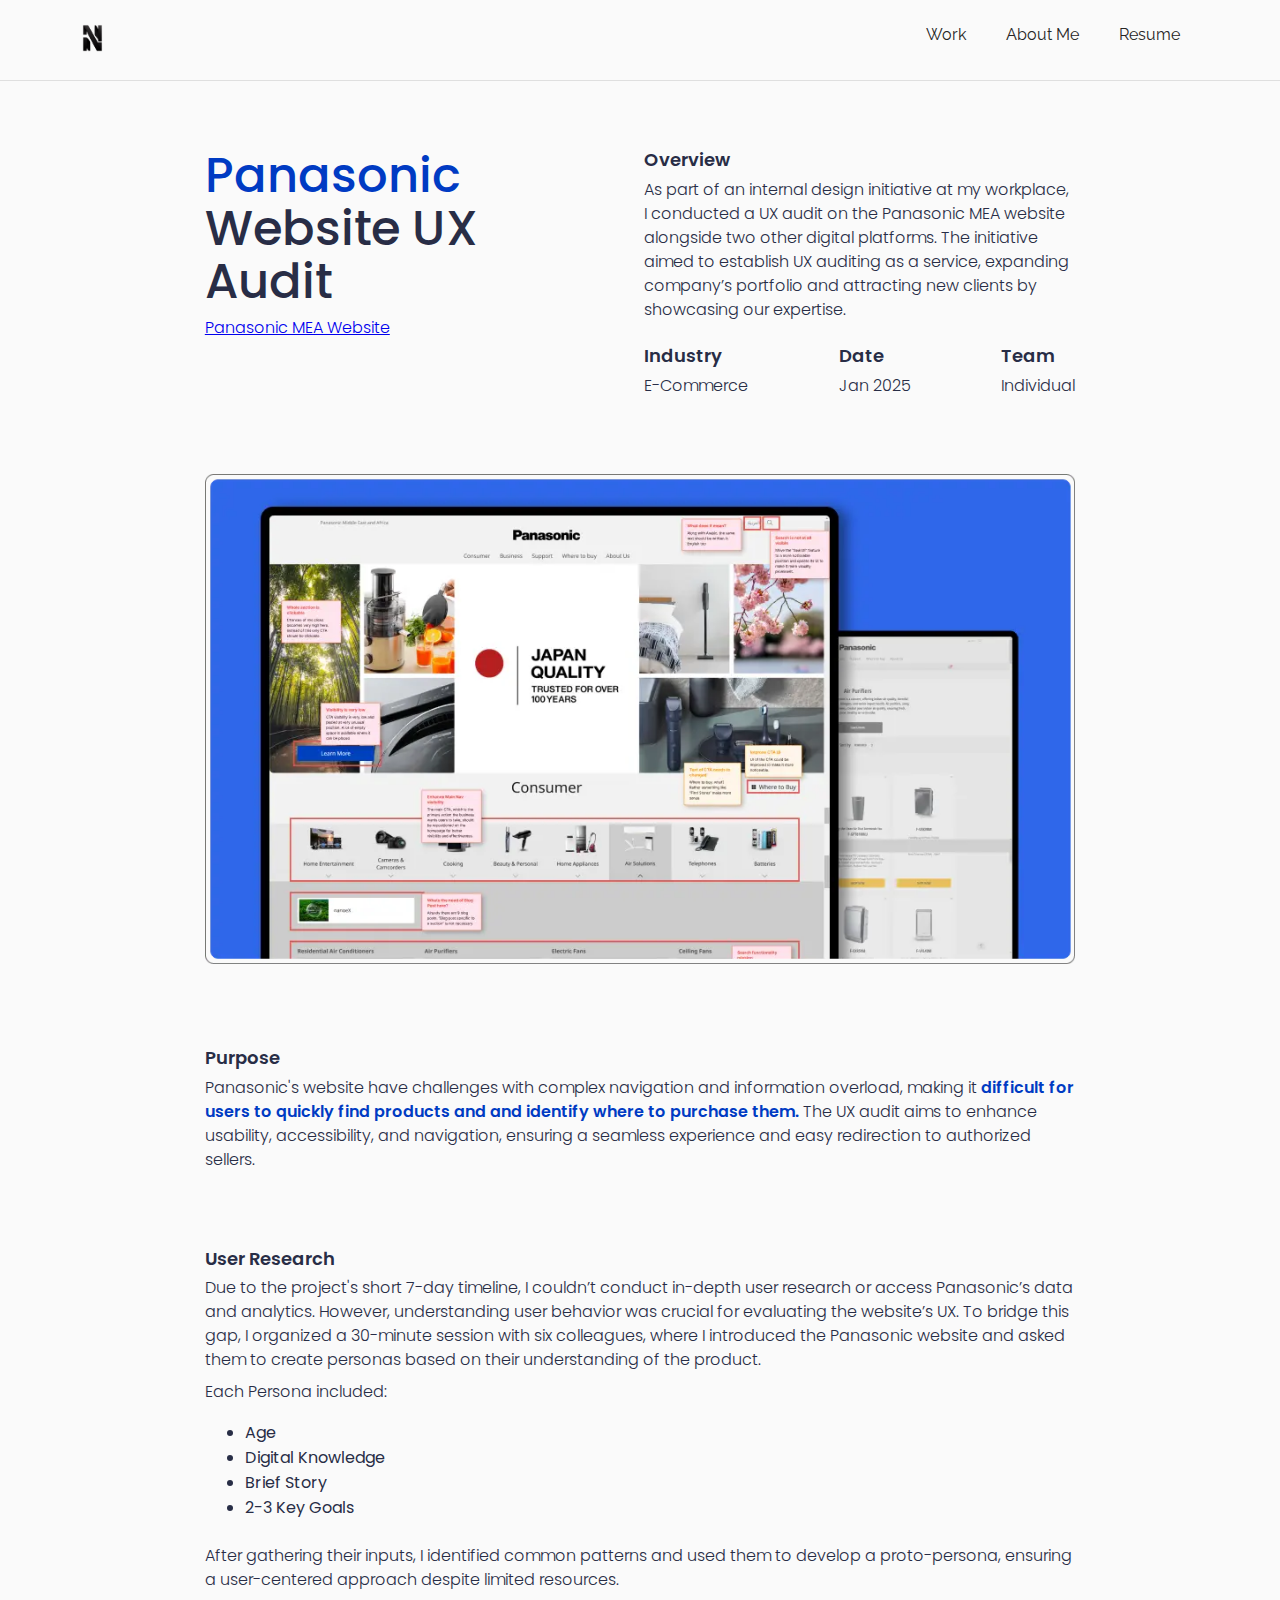
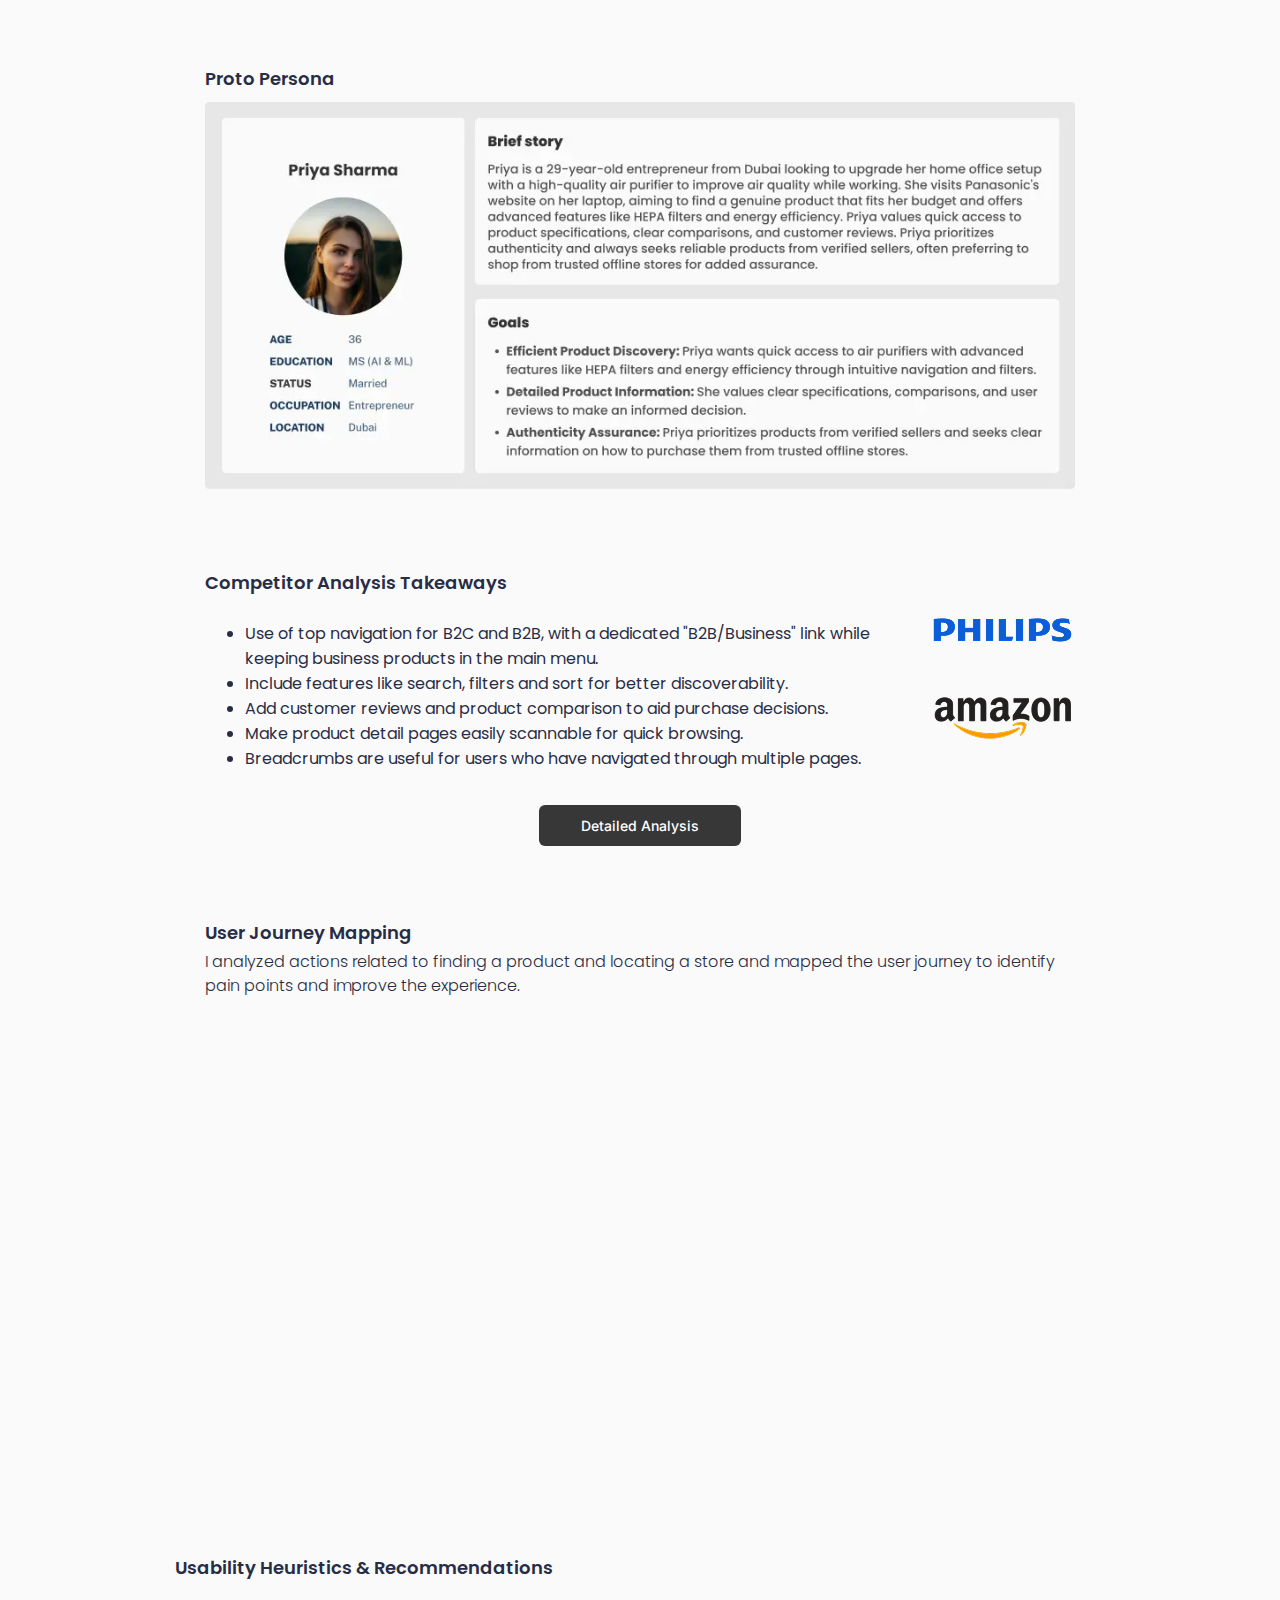
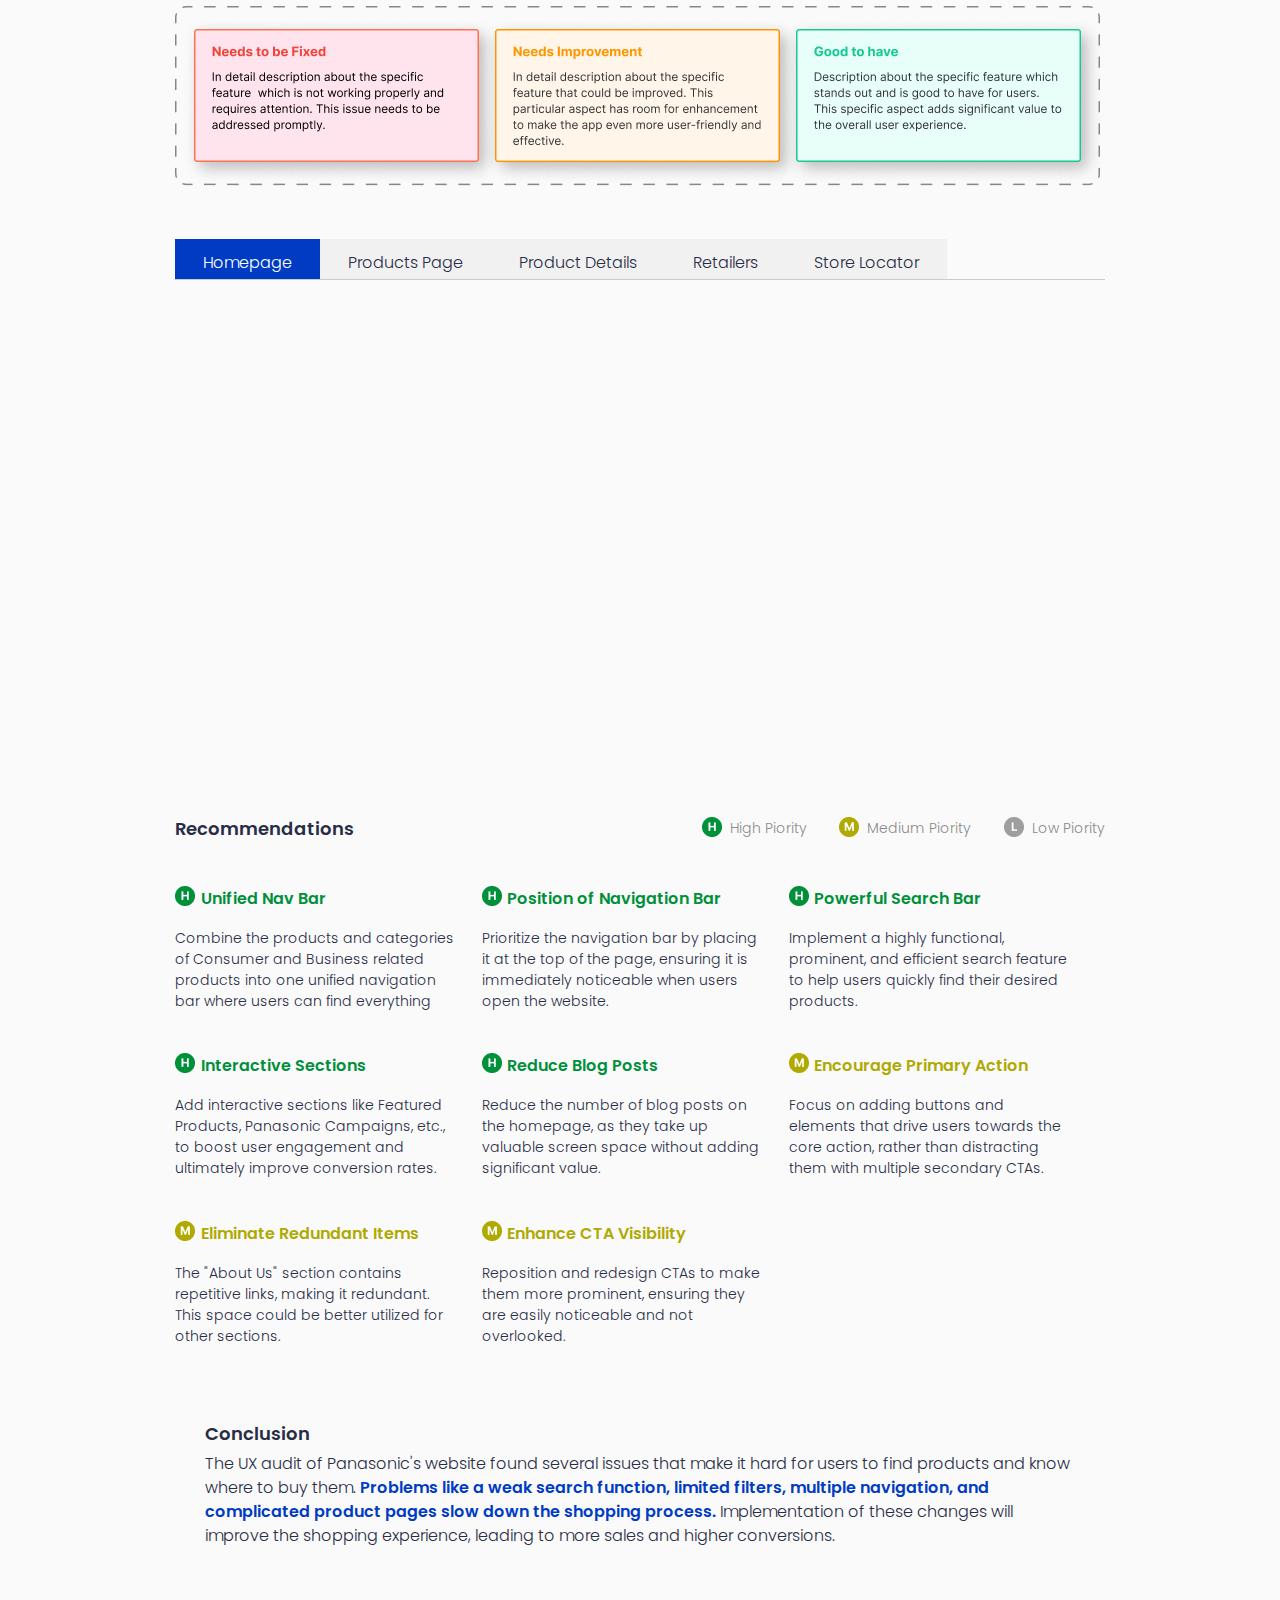
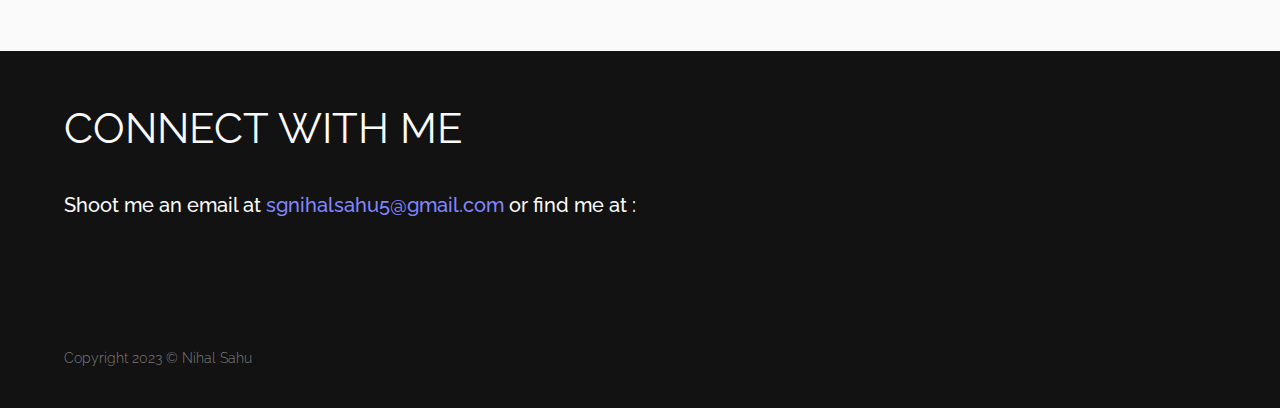
<file: UXAudit/uxaudit.html>
<!DOCTYPE html>
<html>
<head>

    <!-- Google tag (gtag.js) -->
    <script async src="https://www.googletagmanager.com/gtag/js?id=G-5E5BXCEQSR"></script>
    <script>
      window.dataLayer = window.dataLayer || [];
      function gtag(){dataLayer.push(arguments);}
      gtag('js', new Date());

      gtag('config', 'G-5E5BXCEQSR');
    </script>

	<meta charset="utf-8">
    <meta name="viewport" content="width=device-width,initial-scale=1.0">
    <title>UX Audit</title>
    <link rel="icon" type="png" href="./assets/favicon.png">
    <link rel="stylesheet" type="text/css" href="./styles/uxaudit.css">
    <link rel="stylesheet" href="https://cdnjs.cloudflare.com/ajax/libs/font-awesome/6.3.0/css/all.min.css" integrity="sha512-SzlrxWUlpfuzQ+pcUCosxcglQRNAq/DZjVsC0lE40xsADsfeQoEypE+enwcOiGjk/bSuGGKHEyjSoQ1zVisanQ==" crossorigin="anonymous" referrerpolicy="no-referrer" />
    <script src="./../javascriptfile.js"></script>
    <script>
      (function(h,o,t,j,a,r){
          h.hj=h.hj||function(){(h.hj.q=h.hj.q||[]).push(arguments)};
          h._hjSettings={hjid:5272930,hjsv:6};
          a=o.getElementsByTagName('head')[0];
          r=o.createElement('script');r.async=1;
          r.src=t+h._hjSettings.hjid+j+h._hjSettings.hjsv;
          a.appendChild(r);
      })(window,document,'https://static.hotjar.com/c/hotjar-','.js?sv=');

      function showTab(index) {
            var tabs = document.querySelectorAll('.tab');
            var contents = document.querySelectorAll('.tab-content');
            
            tabs.forEach((tab, i) => {
                tab.classList.toggle('active-tab', i === index);
                contents[i].classList.toggle('active', i === index);
            });
        }
    </script>
  </head>

<body>
  <header>
	<nav>
        <div>
          <a href="./../index.html">
          <img src="./assets/logo_web2.png" style="position: relative; z-index: 4" alt="Logo">
          </a>
        </div>
        <ul>
          <li><a href="./../index.html">Work</a></li>
          <li><a href="./../aboutme_info/about-me.html">About Me</a></li>
          <li><a href="https://drive.google.com/file/d/1kO9B7athmFzU2QWt-90kjU0IGrCGApHI/view?usp=sharing" target="_blank">Resume</a></li>
        </ul>
        <div class="mobile-nav">
          <a href="./../index.html">Work</a>
          <a href="./../aboutme_info/about-me.html">About Me</a>
          <a href="https://drive.google.com/file/d/1kO9B7athmFzU2QWt-90kjU0IGrCGApHI/view?usp=sharing" target="_blank">Resume</a>
        </div>
        <button class="hamburger">
        <div class="bar"></div> </button>
      </nav>
     </header>

  <div class="section_1">
    <div class="heading">
      <h1><span class="blue_txt">Panasonic</span> 
        <span class="black">Website UX Audit</span></h1>
        <div class="web_link">
          <a href="https://www.panasonic.com/mea/en/" target="_blank">
          <p>Panasonic MEA Website</p> </a>
        </div>
    </div>
    <div class="body-copy">
      <div class="part-1">
        <h2>Overview</h2>
        <p>As part of an internal design initiative at my workplace, I conducted a UX audit on the Panasonic MEA website alongside two other digital platforms. The initiative aimed to establish UX auditing as a service, expanding company’s portfolio and attracting new clients by showcasing our expertise.</p>
      </div>
      <div class="part-2">
        <div class="parameter_1">
            <h2>Industry</h2>
            <p>E-Commerce</p>
        </div>
        <div class="parameter_2">
            <h2>Date</h2>
            <p>Jan 2025</p>
        </div>
        <div class="parameter_3">
            <h2>Team</h2>
            <p>Individual</p>
        </div>
      </div>
    </div>
  </div>

    <div class="divider"></div>

    <div class="audit_banner">
        <img src="./assets/audit_banner.webp" style="width: 100%;">
    </div>

    <div class="divider"></div>

    <div class="gen_section">
        <div class="head">
            <h2>Purpose</h2>
        </div>
        <div class="body_text">
            <p>
                <span class="black">Panasonic's website have challenges with complex navigation and information overload, making it </span>
                <span class="blue_txt" style="font-weight: 600;">difficult for users to quickly find products and and identify where to purchase them.</span> 
                <span class="black"> The UX audit aims to enhance usability, accessibility, and navigation, ensuring a seamless experience and easy redirection to authorized sellers.</span>
            </p>
        </div>
    </div>

    <div class="divider"></div>

    <div class="gen_section">
        <div class="head">
            <h2>User Research</h2>
        </div>
        <div class="body_text">
            <p>Due to the project's short 7-day timeline, I couldn’t conduct in-depth user research or access Panasonic’s data and analytics. However, understanding user behavior was crucial for evaluating the website’s UX. To bridge this gap, I organized a 30-minute session with six colleagues, where I introduced the Panasonic website and asked them to create personas based on their understanding of the product.</p>
            <p>Each Persona included:</p>
            <ul>
                <li>Age</li>
                <li>Digital Knowledge</li>
                <li>Brief Story</li>
                <li>2-3 Key Goals</li>
            </ul>
            <p>
                After gathering their inputs, I identified common patterns and used them to develop a proto-persona, ensuring a user-centered approach despite limited resources.</p>
        </div>
    </div>

    <div class="divider"></div>

    <div class="gen_section">
        <div class="head">
            <h2 style="margin-bottom:1.5%;">Proto Persona</h2>
        </div>
        <img src="./assets/persona.webp" style="width: 100%;">
    </div>

    <div class="divider"></div>

    <div class="gen_section">
        <div class="head">
            <h2 style="margin-bottom:1.5%;">Competitor Analysis Takeaways</h2>
        </div>
        <div class="vertical">
          
          <div class="top">
            <img src="./assets/comb_logo.png">
            <div class="body_text">
              <ul>
                  <li>Use of top navigation for B2C and B2B, with a dedicated "B2B/Business" link while keeping business products in the main menu.</li>
                  <li>Include features like search, filters and sort for better discoverability.</li>
                  <li>Add customer reviews and product comparison to aid purchase decisions.</li>
                  <li>Make product detail pages easily scannable for quick browsing.</li>
                  <li>Breadcrumbs are useful for users who have navigated through multiple pages.</li>
              </ul>
          </div>
          </div>
          
            <div class="bottom">
            
            <div class="bttn" style="place-self: center;">
              <a href="https://1drv.ms/x/c/3d21b24ced41c6c0/EQT8MgJWDVlJrJB-9uT0-twBGICcZ4CrdyQt60CqUiT2BQ?e=Wgi8mU" target="_blank">
              <button class="analysis">Detailed Analysis</button>
              </a>
            </div> 
            </div>
                      
        </div>
    </div>

    
    <div class="divider"></div>

    <div class="gen_section">
      <div class="head">
        <h2>User Journey Mapping</h2>
      </div>
      <div class="body_text" id="user_journey_map">
          <p>I analyzed actions related to finding a product and locating a store and mapped the user journey to identify pain points and improve the experience.</p>
      </div>
      <iframe style="border: 0px solid rgba(0, 0, 0, 0.1);" width="100%" height="450" src="https://embed.figma.com/proto/OVVbfPagXTGdiK1VpjmqTS/UX-Audit?node-id=1-2&scaling=scale-down-width&content-scaling=fixed&page-id=0%3A1&starting-point-node-id=1%3A2&embed-host=share" allowfullscreen></iframe>
    </div>

     
    <div class="divider"></div>

    <div class="gen_section" id="UHR">
      <div class="head">
        <h2>Usability Heuristics & Recommendations</h2>
      </div>
      <img src="./assets/Legend.png">
      <div class="tabs">
          <div class="tab active-tab" onclick="showTab(0)"><p>Homepage</p></div>
          <div class="tab" onclick="showTab(1)"><p>Products Page</p></div>
          <div class="tab" onclick="showTab(2)"><p>Product Details</p></div>
          <div class="tab" onclick="showTab(3)"><p>Retailers</p></div>
          <div class="tab" onclick="showTab(4)"><p>Store Locator</p></div>
      </div>
      <div class="tab-content active">
        <iframe style="border: 0px solid rgba(0, 0, 0, 0.1);" width="100%" height="450" src="https://embed.figma.com/proto/OVVbfPagXTGdiK1VpjmqTS/UX-Audit?node-id=601-228&scaling=scale-down-width&content-scaling=fixed&page-id=0%3A1&starting-point-node-id=601%3A228&embed-host=share" allowfullscreen></iframe>
        <div class="head recom-legend">
          <h2 style="width: 100%; text-align: left;">Recommendations</h2>
          <div class="tags">
            <div class="tag1">
              <img src="./assets/hc.png">
              <p>High Piority</p>
            </div>
            <div class="tag1">
              <img src="./assets/mc.png">
              <p>Medium Piority</p>
            </div>
            <div class="tag1">
              <img src="./assets/lc.png">
              <p>Low Piority</p>
            </div>
          </div>
        </div>

        <div class="recommendations">
          <div class="pointers" id="high">
            <div class="header_icon">
              <img src="./assets/hc.png">
              <h3 style="color: #00903A;">Unified Nav Bar</h3>
            </div>
            <div class="body-content">
              <p>Combine the products and categories of Consumer and Business related products into one unified navigation bar where users can find everything</p>
            </div>
          </div>

          <div class="pointers" id="high">
            <div class="header_icon">
              <img src="./assets/hc.png">
              <h3 style="color: #00903A;">Position of Navigation Bar</h3>
            </div>
            <div class="body-content">
              <p>Prioritize the navigation bar by placing it at the top of the page, ensuring it is immediately noticeable when users open the website.</p>
            </div>
          </div>

          <div class="pointers" id="high">
            <div class="header_icon">
              <img src="./assets/hc.png">
              <h3 style="color: #00903A;">Powerful Search Bar</h3>
            </div>
            <div class="body-content">
              <p>Implement a highly functional, prominent, and efficient search feature to help users quickly find their desired products.</p>
            </div>
          </div>

          <div class="pointers" id="high">
            <div class="header_icon">
              <img src="./assets/hc.png">
              <h3 style="color: #00903A;">Interactive Sections</h3>
            </div>
            <div class="body-content">
              <p>Add interactive sections like Featured Products, Panasonic Campaigns, etc., to boost user engagement and ultimately improve conversion rates.</p>
            </div>
          </div>

          <div class="pointers" id="high">
            <div class="header_icon">
              <img src="./assets/hc.png">
              <h3 style="color: #00903A;">Reduce Blog Posts</h3>
            </div>
            <div class="body-content">
              <p>Reduce the number of blog posts on the homepage, as they take up valuable screen space without adding significant value.</p>
            </div>
          </div>

          <div class="pointers" id="Med">
            <div class="header_icon">
              <img src="./assets/mc.png">
              <h3 style="color: #AFA901;">Encourage Primary Action</h3>
            </div>
            <div class="body-content">
              <p>Focus on adding buttons and elements that drive users towards the core action, rather than distracting them with multiple secondary CTAs.</p>
            </div>
          </div>

          <div class="pointers" id="Med">
            <div class="header_icon">
              <img src="./assets/mc.png">
              <h3 style="color: #AFA901;">Eliminate Redundant Items</h3>
            </div>
            <div class="body-content">
              <p>The "About Us" section contains repetitive links, making it redundant. This space could be better utilized for other sections.</p>
            </div>
          </div>

          <div class="pointers" id="Med">
            <div class="header_icon">
              <img src="./assets/mc.png">
              <h3 style="color: #AFA901;">Enhance CTA Visibility</h3>
            </div>
            <div class="body-content">
              <p>Reposition and redesign CTAs to make them more prominent, ensuring they are easily noticeable and not overlooked.</p>
            </div>
          </div>

        </div>
      </div>
      <div class="tab-content">
        <iframe style="border: 0px solid rgba(0, 0, 0, 0.1);" width="100%" height="450" src="https://embed.figma.com/proto/OVVbfPagXTGdiK1VpjmqTS/UX-Audit?node-id=601-359&scaling=scale-down-width&content-scaling=fixed&page-id=0%3A1&starting-point-node-id=601%3A359&embed-host=share" allowfullscreen></iframe>
        <div class="head recom-legend">
          <h2 style="width: 100%; text-align: left;">Recommendations</h2>
          <div class="tags">
            <div class="tag1">
              <img src="./assets/hc.png">
              <p>High Piority</p>
            </div>
            <div class="tag1">
              <img src="./assets/mc.png">
              <p>Medium Piority</p>
            </div>
            <div class="tag1">
              <img src="./assets/lc.png">
              <p>Low Piority</p>
            </div>
          </div>
        </div>

        <div class="recommendations">
          <div class="pointers" id="high">
            <div class="header_icon">
              <img src="./assets/hc.png">
              <h3 style="color: #00903A;">Prioritize Product Display</h3>
            </div>
            <div class="body-content">
              <p>Reorder the content to prioritize showing products first, with additional details like the air purifier’s use placed at the end.</p>
            </div>
          </div>

          <div class="pointers" id="high">
            <div class="header_icon">
              <img src="./assets/hc.png">
              <h3 style="color: #00903A;">Add Filter Options</h3>
            </div>
            <div class="body-content">
              <p>Add multiple filters to allow users to refine list of products based on their preferences, helping them easily navigate to product of their choice.</p>
            </div>
          </div>

          <div class="pointers" id="high">
            <div class="header_icon">
              <img src="./assets/hc.png">
              <h3 style="color: #00903A;">Comparison Feature</h3>
            </div>
            <div class="body-content">
              <p>Add a comparison feature allowing users to compare different products, helping them make informed decisions based on their needs.</p>
            </div>
          </div>

          <div class="pointers" id="high">
            <div class="header_icon">
              <img src="./assets/hc.png">
              <h3 style="color: #00903A;">Improve Visual Hierarchy</h3>
            </div>
            <div class="body-content">
              <p>Use bullet points, tags, chips, spacing, and varied font sizes for product features and descriptions in each product card to make the information easily scannable.</p>
            </div>
          </div>

          <div class="pointers" id="high">
            <div class="header_icon">
              <img src="./assets/hc.png">
              <h3 style="color: #00903A;">Display Price</h3>
            </div>
            <div class="body-content">
              <p>Price is a crucial factor in a user's purchasing decision. Since multiple retailers offer the product, display the price range to help users make an informed choice. </p>
            </div>
          </div>

          <div class="pointers" id="Med">
            <div class="header_icon">
              <img src="./assets/mc.png">
              <h3 style="color: #AFA901;">Add Secondary CTA</h3>
            </div>
            <div class="body-content">
              <p>Add a secondary CTA, such as "View Product Details," on each product card to clearly guide users to the detailed product page.</p>
            </div>
          </div>

          <div class="pointers" id="Med">
            <div class="header_icon">
              <img src="./assets/mc.png">
              <h3 style="color: #AFA901;">Provide Labels</h3>
            </div>
            <div class="body-content">
              <p>Add text labels to CTAs with only icons, like "Wishlist," to clarify the actions users are taking. There's ample space available to accommodate the text, making the interface more user-friendly.</p>
            </div>
          </div>

          <div class="pointers" id="Med">
            <div class="header_icon">
              <img src="./assets/mc.png">
              <h3 style="color: #AFA901;">Add Engaging section</h3>
            </div>
            <div class="body-content">
              <p>Add sections like "Frequently Bought Together" and "Similar Products" to encourage users to explore and purchase additional items.</p>
            </div>
          </div>

          <div class="pointers" id="Low">
            <div class="header_icon">
              <img src="./assets/lc.png">
              <h3 style="color: #9e9e9e;">Encourage to Explore</h3>
            </div>
            <div class="body-content">
              <p>Add sections like "Frequently Bought Together" and "Similar Products" to encourage users to explore and purchase additional items.</p>
            </div>
          </div>

        </div>
        </div>
      <div class="tab-content">
        <iframe style="border: 0px solid rgba(0, 0, 0, 0.1);" width="100%" height="450" src="https://embed.figma.com/proto/OVVbfPagXTGdiK1VpjmqTS/UX-Audit?page-id=0%3A1&node-id=531-944&viewport=-1127%2C368%2C0.13&scaling=scale-down-width&content-scaling=fixed&starting-point-node-id=531%3A944&show-proto-sidebar=1&embed-host=share" allowfullscreen></iframe>
        
        <div class="head recom-legend">
          <h2 style="width: 100%; text-align: left;">Recommendations</h2>
          <div class="tags">
            <div class="tag1">
              <img src="./assets/hc.png">
              <p>High Piority</p>
            </div>
            <div class="tag1">
              <img src="./assets/mc.png">
              <p>Medium Piority</p>
            </div>
            <div class="tag1">
              <img src="./assets/lc.png">
              <p>Low Piority</p>
            </div>
          </div>
        </div>

        <div class="recommendations">
          <div class="pointers" id="high">
            <div class="header_icon">
              <img src="./assets/hc.png">
              <h3 style="color: #00903A;">Adhere to Industry Standards</h3>
            </div>
            <div class="body-content">
              <p>An industry-standard product detail page typically includes high-quality product images using carousels or lightboxes, concise product features in bullet points for easy scanning, and expandable/collapsible menus for detailed specifications. The page also prioritizes key information such as pricing, availability, and prominent CTAs.</p>
            </div>
          </div>

          <div class="pointers" id="high">
            <div class="header_icon">
              <img src="./assets/hc.png">
              <h3 style="color: #00903A;">Optimize Layout</h3>
            </div>
            <div class="body-content">
              <p>Rearrange content to prioritize key information such as pricing, features, and CTAs at the top. Make secondary information like product specs or additional details accessible but not overwhelming.</p>
            </div>
          </div>

          <div class="pointers" id="high">
            <div class="header_icon">
              <img src="./assets/hc.png">
              <h3 style="color: #00903A;">Add Customer Reviews</h3>
            </div>
            <div class="body-content">
              <p>To establish trust with users, include customer reviews and star ratings, showcasing feedback from other buyers to help users make informed decisions.</p>
            </div>
          </div>

          <div class="pointers" id="high">
            <div class="header_icon">
              <img src="./assets/hc.png">
              <h3 style="color: #00903A;">Primary CTA Visibility</h3>
            </div>
            <div class="body-content">
              <p>Keep the primary CTA easily accessible throughout the page, so users can take immediate action when they decide to purchase, without having to search for it.</p>
            </div>
          </div>

          <div class="pointers" id="Med">
            <div class="header_icon">
              <img src="./assets/mc.png">
              <h3 style="color: #AFA901;">Clarify Button Label</h3>
            </div>
            <div class="body-content">
              <p>Rename the "Shop Now" button to something more descriptive, like "Find Retailer," to accurately reflect the action users will take, which is finding nearby or online stores rather than purchasing directly.</p>
            </div>
          </div>

          <div class="pointers" id="Med">
            <div class="header_icon">
              <img src="./assets/mc.png">
              <h3 style="color: #AFA901;">Secondary CTA Position</h3>
            </div>
            <div class="body-content">
              <p>Place the secondary CTA next to the primary one to allow users to easily choose between related actions without having to search for options.</p>
            </div>
          </div>

          <div class="pointers" id="Med">
            <div class="header_icon">
              <img src="./assets/mc.png">
              <h3 style="color: #AFA901;">Inclusive Texts</h3>
            </div>
            <div class="body-content">
              <p>Add personalized sections such as "Just for You", "You May Also Like" to suggest products based on your preferences, creating a more engaging and tailored shopping experience.</p>
            </div>
          </div>

          <div class="pointers" id="Low">
            <div class="header_icon">
              <img src="./assets/lc.png">
              <h3 style="color: #9e9e9e;">Tailored Support</h3>
            </div>
            <div class="body-content">
              <p>For product-specific support, redirect users to a dedicated support page tailored to their product instead of a generic support page.</p>
            </div>
          </div>

          <div class="pointers" id="Low">
            <div class="header_icon">
              <img src="./assets/lc.png">
              <h3 style="color: #9e9e9e;">Extra White Space</h3>
            </div>
            <div class="body-content">
              <p>Get rid of excessive white space in various sections to create a more compact and visually appealing layout, improving content visibility and user experience.</p>
            </div>
          </div>

        </div>
      </div>
      <div class="tab-content">
        <iframe style="border: 0px solid rgba(0, 0, 0, 0.1);" width="100%" height="450" src="https://embed.figma.com/proto/OVVbfPagXTGdiK1VpjmqTS/UX-Audit?node-id=558-196&scaling=scale-down-width&content-scaling=fixed&page-id=0%3A1&starting-point-node-id=558%3A196&embed-host=share" allowfullscreen></iframe>
        <div class="head recom-legend">
          <h2 style="width: 100%; text-align: left;">Recommendations</h2>
          <div class="tags">
            <div class="tag1">
              <img src="./assets/hc.png">
              <p>High Piority</p>
            </div>
            <div class="tag1">
              <img src="./assets/mc.png">
              <p>Medium Piority</p>
            </div>
            <div class="tag1">
              <img src="./assets/lc.png">
              <p>Low Piority</p>
            </div>
          </div>
        </div>

        <div class="recommendations">
          <div class="pointers" id="high">
            <div class="header_icon">
              <img src="./assets/hc.png">
              <h3 style="color: #00903A;">Remove Unnecessary Step</h3>
            </div>
            <div class="body-content">
              <p>Based on the user’s location, products available on online platforms can be displayed directly on the product details page. For offline purchases, a CTA such as “Buy from Retailer” can be added to help users locate nearby stores for making the purchase.</p>
            </div>
          </div>
        </div>
      
      </div>
      <div class="tab-content">
        <iframe style="border: 0px solid rgba(0, 0, 0, 0.1);" width="100%" height="450" src="https://embed.figma.com/proto/OVVbfPagXTGdiK1VpjmqTS/UX-Audit?node-id=558-197&scaling=scale-down-width&content-scaling=fixed&page-id=0%3A1&starting-point-node-id=558%3A197&embed-host=share" allowfullscreen></iframe>
        <div class="head recom-legend">
          <h2 style="width: 100%; text-align: left;">Recommendations</h2>
          <div class="tags">
            <div class="tag1">
              <img src="./assets/hc.png">
              <p>High Piority</p>
            </div>
            <div class="tag1">
              <img src="./assets/mc.png">
              <p>Medium Piority</p>
            </div>
            <div class="tag1">
              <img src="./assets/lc.png">
              <p>Low Piority</p>
            </div>
          </div>
        </div>

        <div class="recommendations">
          <div class="pointers" id="high">
            <div class="header_icon">
              <img src="./assets/hc.png">
              <h3 style="color: #00903A;">Auto Populated Dropdowns</h3>
            </div>
            <div class="body-content">
              <p>Users have already decided what they want to buy by this stage. Asking them to reselect the category and subcategory can be frustrating. Instead, the fields should automatically populate based on their previous selections.</p>
            </div>
          </div>

          <div class="pointers" id="high">
            <div class="header_icon">
              <img src="./assets/hc.png">
              <h3 style="color: #00903A;">Add Breadcrumbs</h3>
            </div>
            <div class="body-content">
              <p>Since users have navigated through multiple pages to reach the final one, they should always be aware of their current location and have a clear path to retrace their steps.</p>
            </div>
          </div>

          <div class="pointers" id="Med">
            <div class="header_icon">
              <img src="./assets/mc.png">
              <h3 style="color: #AFA901;">Availability Check</h3>
            </div>
            <div class="body-content">
              <p>Include stock availability status or a note advising users to call the store to check product availability before visiting.</p>
            </div>
          </div>

          <div class="pointers" id="Med">
            <div class="header_icon">
              <img src="./assets/mc.png">
              <h3 style="color: #AFA901;">Store Timings</h3>
            </div>
            <div class="body-content">
              <p>Include store opening and closing times on each store card to inform users of the best times to visit.</p>
            </div>
          </div>

          <div class="pointers" id="Low">
            <div class="header_icon">
              <img src="./assets/lc.png">
              <h3 style="color: #9e9e9e;">Store Identification</h3>
            </div>
            <div class="body-content">
              <p>The different colored pin icons represent various types of stores, such as retail outlets, Panasonic showrooms, and others. Add a representation to explain which color corresponds to which store type.</p>
            </div>
          </div>
        </div>
      </div>
    </div>

    <div class="divider"></div>

    <div class="gen_section">
      <div class="head">
        <h2>Conclusion</h2>
      </div>
      <div class="body_text" id="user_journey_map">
        <p>
          <span class="black">The UX audit of Panasonic's website found several issues that make it hard for users to find products and know where to buy them. </span>
          <span class="blue_txt" style="font-weight: 600;">Problems like a weak search function, limited filters, multiple navigation, and complicated product pages slow down the shopping process.</span> 
          <span class="black"> Implementation of these changes will improve the shopping experience, leading to more sales and higher conversions.</span>
      </p>  
      </div>
    </div>

    <div class="divider"></div>

</body>


<footer>
  <div class="gap"> </div>
  
          <div class="connect-container" style="font-weight: 500;">
          <p><b>CONNECT WITH ME</b></p>
          <n> Shoot me an email at <span><a href="mailto:sgnihalsahu5@gmail.com" style="text-decoration: none; color: #8186ff;">sgnihalsahu5@gmail.com</a></span> or find me at :</n>
          <div class="icon-container">
          <a href="https://www.linkedin.com/in/nihalsahu03/" target="_blank">
            <i class="fa-brands fa-linkedin-in"></i>
          </a>
          <a href="https://www.behance.net/nialsahu" target="_blank">
            <i class="fa-brands fa-behance"></i>
          </a>
          </div>
          <div class="Copyright">
            <p>Copyright 2023 &copy; Nihal Sahu</p>
            </div>
          </div>
  
        </footer>
  </html>
</file>
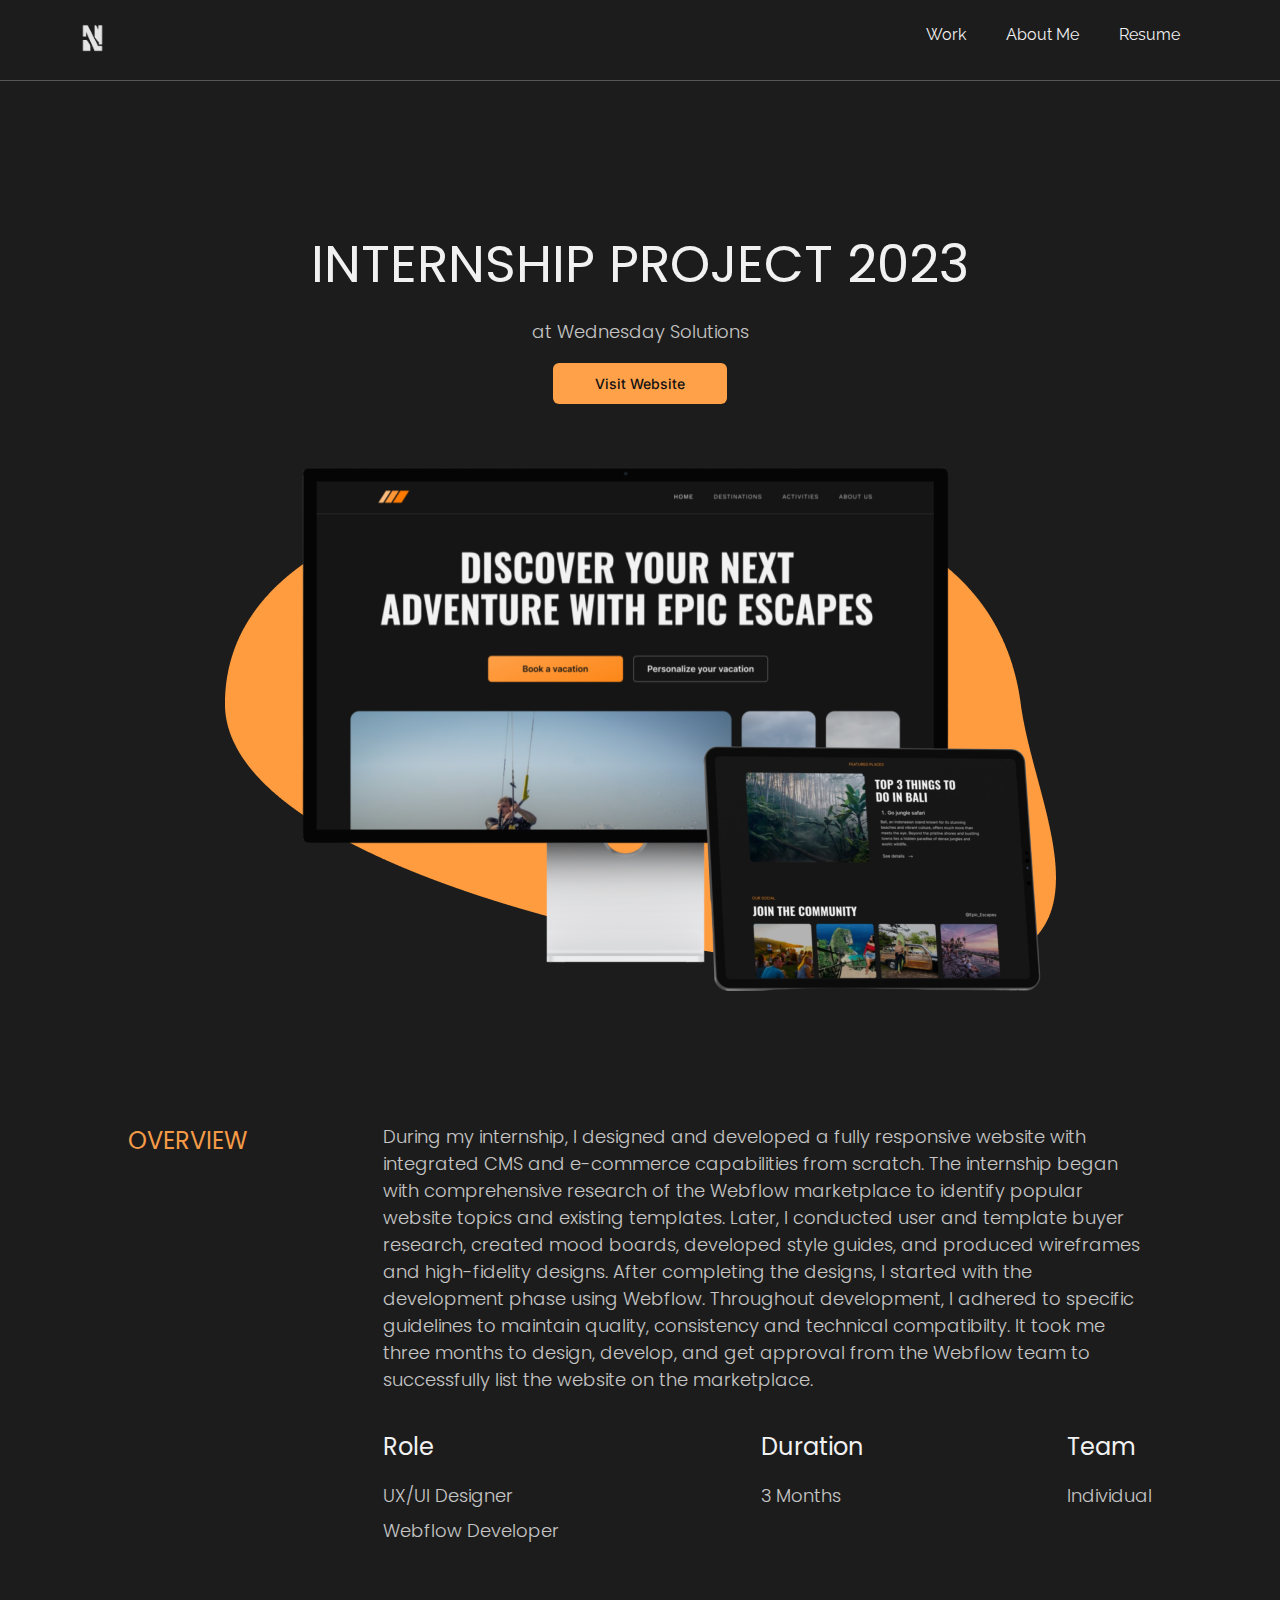
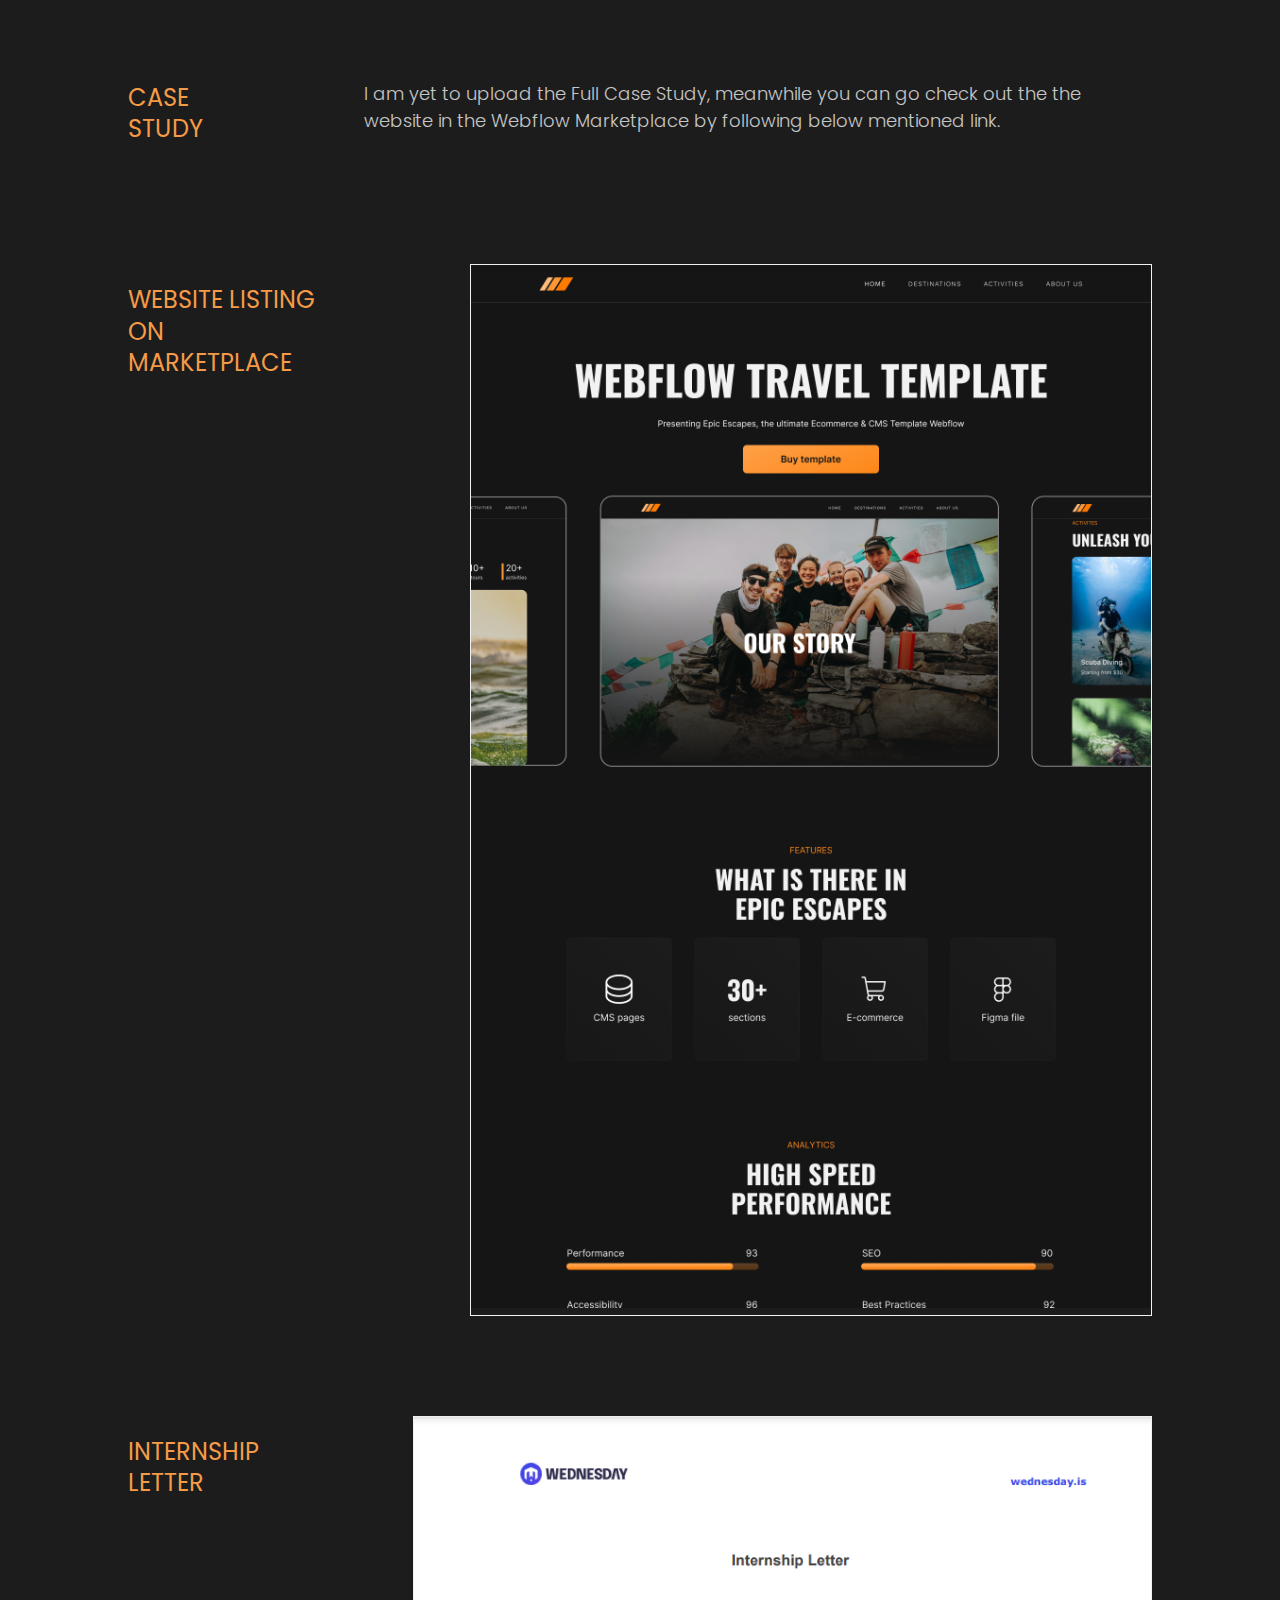
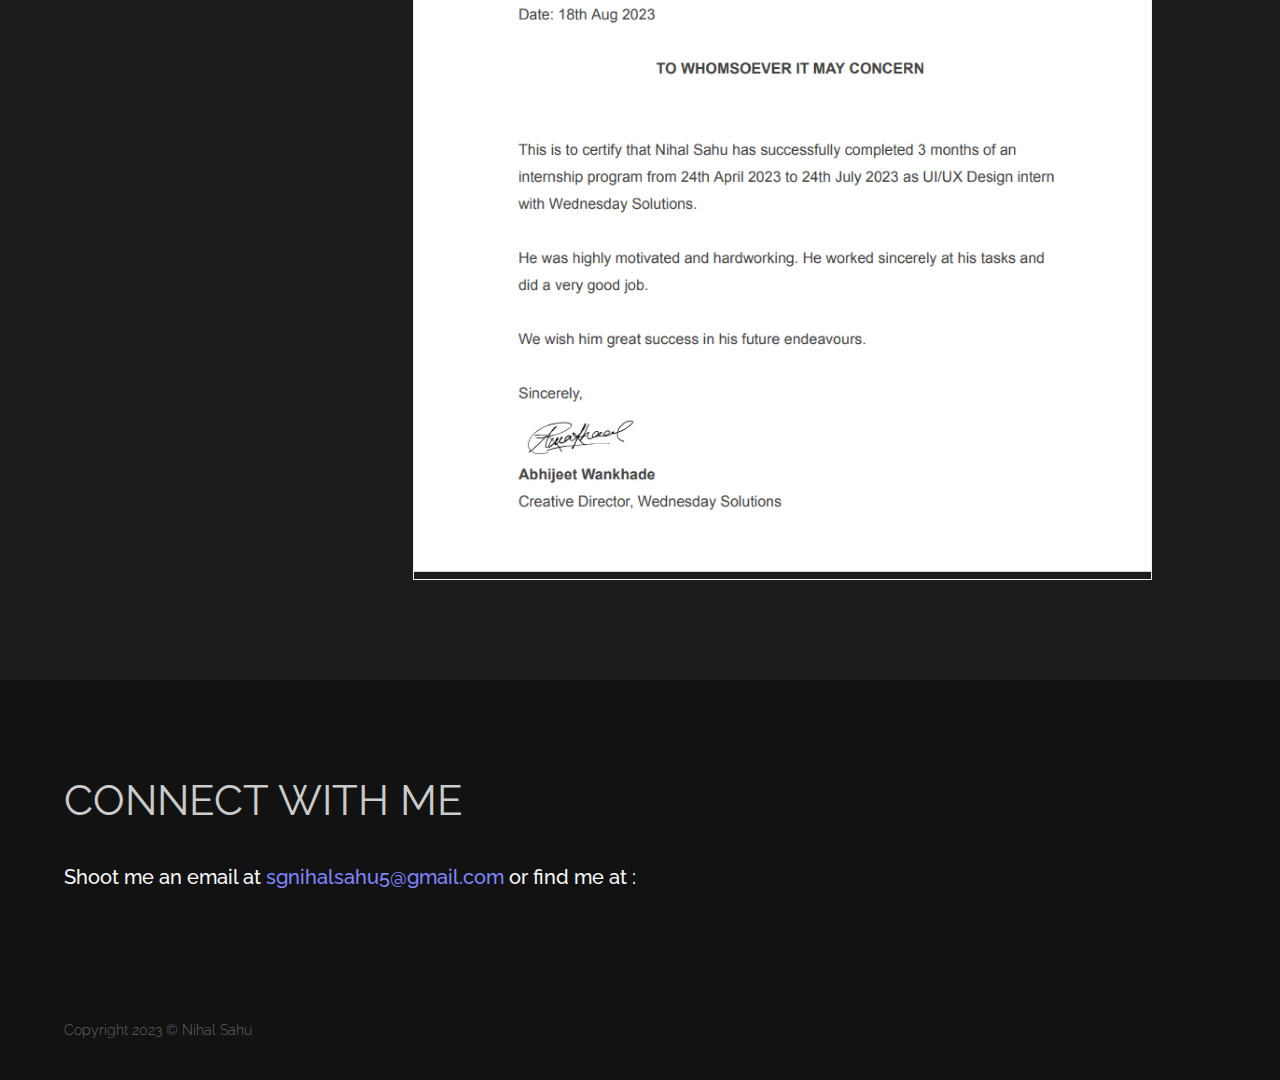
<file: wednesday/wednesday-internship.html>
<!DOCTYPE html>
<html>
<head>

    <!-- Google tag (gtag.js) -->
    <script async src="https://www.googletagmanager.com/gtag/js?id=G-5E5BXCEQSR"></script>
    <script>
      window.dataLayer = window.dataLayer || [];
      function gtag(){dataLayer.push(arguments);}
      gtag('js', new Date());

      gtag('config', 'G-5E5BXCEQSR');
    </script>

	<meta charset="utf-8">
    <meta name="viewport" content="width=device-width,initial-scale=1.0">
    <title>Internship Project</title>
    <link rel="icon" type="png" href="./assets/favicon.png">
    <link rel="stylesheet" type="text/css" href="./styles/wednesday.css">
    <link rel="stylesheet" href="https://cdnjs.cloudflare.com/ajax/libs/font-awesome/6.3.0/css/all.min.css" integrity="sha512-SzlrxWUlpfuzQ+pcUCosxcglQRNAq/DZjVsC0lE40xsADsfeQoEypE+enwcOiGjk/bSuGGKHEyjSoQ1zVisanQ==" crossorigin="anonymous" referrerpolicy="no-referrer" />
    <script src="./../javascriptfile.js"></script>
    <script>
      (function(h,o,t,j,a,r){
          h.hj=h.hj||function(){(h.hj.q=h.hj.q||[]).push(arguments)};
          h._hjSettings={hjid:5272930,hjsv:6};
          a=o.getElementsByTagName('head')[0];
          r=o.createElement('script');r.async=1;
          r.src=t+h._hjSettings.hjid+j+h._hjSettings.hjsv;
          a.appendChild(r);
      })(window,document,'https://static.hotjar.com/c/hotjar-','.js?sv=');
    </script>
  </head>

<body>
  <header>
	<nav>
        <div>
          <a href="./../index.html">
          <img src="./assets/logo_web2.png" style="position: relative; z-index: 4" alt="Logo">
          </a>
        </div>
        <ul>
          <li><a href="./../index.html">Work</a></li>
          <li><a href="./../aboutme_info/about-me.html">About Me</a></li>
          <li><a href="https://drive.google.com/file/d/1kO9B7athmFzU2QWt-90kjU0IGrCGApHI/view?usp=sharing" target="_blank">Resume</a></li>
        </ul>
        <div class="mobile-nav">
          <a href="./../index.html">Work</a>
          <a href="./../aboutme_info/about-me.html">About Me</a>
          <a href="https://drive.google.com/file/d/1kO9B7athmFzU2QWt-90kjU0IGrCGApHI/view?usp=sharing" target="_blank">Resume</a>
        </div>
        <button class="hamburger">
        <div class="bar"></div> </button>
      </nav>
     </header>
  <div class="hero">
    <div class="hero-heading">
      <h3>INTERNSHIP PROJECT 2023</h3>
    <p>at Wednesday Solutions</p>
    <div class="bttn">
      <a href="https://epic-escapes-travel-agency.webflow.io/" target="_blank">
        <button class="webflow_website">Visit Website</button>
      </a>
    </div>
    </div>
    <img src="./assets/hero_image.png">
  </div>

  <div class="overview1">
    <div class="section1">
          <div class="description">
            <h2>OVERVIEW</h2>
            <div class="details">
              <p>During my internship, I designed and developed a fully responsive website with integrated CMS and e-commerce capabilities from scratch. The internship began with comprehensive research of the Webflow marketplace to identify popular website topics and existing templates. Later, I conducted user and template buyer research, created mood boards, developed style guides, and produced wireframes and high-fidelity designs. After completing the designs, I started with the development phase using Webflow. Throughout development, I adhered to specific guidelines to maintain quality, consistency and technical compatibilty. It took me three months to design, develop, and get approval from the Webflow team to successfully list the website on the marketplace.</p>
            <div class="sub-details">
              <div class="part">
                <h2>Role</h2>
                <p style="margin: 0%;">UX/UI Designer</p>
                <p style="margin-top: 8px;">Webflow Developer</p>
              </div>

              <div class="part">
                <h2>Duration</h2>
                <p>3 Months</p>
              </div>

              <div class="part">
                <h2>Team</h2>
                <p>Individual</p>
              </div>

            </div>
          </div>
        </div>
      </div>
</div>

<div class="overview1">
  <div class="section1">
        <div class="description">
          <h2>CASE STUDY</h2>
          <div class="details">
          <p>I am yet to upload the Full Case Study, meanwhile you can go check out the the website in the Webflow Marketplace by following below mentioned link.</p>
        </div>
      </div>
    </div>
</div>

<div class="overview1">
  <div class="section1">
    <div class="description">
      <h2>WEBSITE LISTING ON MARKETPLACE</h2>
      <div class="website-link">
        <a href="https://webflow.com/templates/html/epic-escapes-tourism-website-template" target="_blank">
          <img src="./assets/Overview.png" class="zoom-image">
        </a>        
      </div>
    </div>
  </div>
</div>


<div class="overview1">
  <div class="section1">
    <div class="description">
      <h2>INTERNSHIP LETTER</h2>
      <div class="website-link" id="letter">
          <img src="./assets/letter.png">
      </div>
    </div>
  </div>
</div>

<footer>
<div class="gap"> </div>

        <div class="connect-container" style="font-weight: 500;">
        <p><b>CONNECT WITH ME</b></p>
        <n> Shoot me an email at <span><a href="mailto:sgnihalsahu5@gmail.com" style="text-decoration: none; color: #8186ff;">sgnihalsahu5@gmail.com</a></span> or find me at :</n>
        <div class="icon-container">
        <a href="https://www.linkedin.com/in/nihalsahu03/" target="_blank">
          <i class="fa-brands fa-linkedin-in"></i>
        </a>
        <a href="https://www.behance.net/nialsahu" target="_blank">
          <i class="fa-brands fa-behance"></i>
        </a>
        </div>
        <div class="Copyright">
          <p>Copyright 2023 &copy; Nihal Sahu</p>
          </div>
        </div>

      </footer>
</html>
</file>
<file: style/index_css.css>
@import url('https://fonts.googleapis.com/css2?family=Raleway&display=swap');
        header {
        background-color: #fafafa;
        padding: 20px;
        font-family: 'Raleway', sans-serif;
      }
      body {
        background-color: #fafafa;
        font-family: 'Raleway', sans-serif;
        margin: 0;
      }
      .header-center-1 , .header-center-2 , .header-center , .project{
        margin: 0 5%;
      }
      header nav {
        position: fixed;
        top: 0;
        left: 0;
        right: 0;
        background-color: #fafafa;
        height: 80px;
        z-index: 1;
        display: flex;
        justify-content: space-between;
        border-bottom-style: solid;
        border-width: 0.5px;
        border-color: #dfdfdf
      }
      header nav ul {
        display: flex;
        list-style: none;
        margin: 0 80px 0 0;
        padding-top: 25px;
      }
      header nav li {
        margin: 0 20px;
      }
      header nav li a:hover {
      font-weight: bold;
      }
      header nav a {
        color: #252525;
        text-decoration: none;
      }
      header nav a.active {
        border-bottom: 2px solid #000;
        padding-bottom: 5px;
        font-weight: bold;
      }
      .header-center {
        text-align: center;
        padding: 20px 0;
      }
      .header-center-1 {
        display: flex;
        flex-direction: column;
        align-items: center;
        text-align: center;
        height: 100vh;
      }
      .header-center-2 {
        position: absolute;
        bottom: 0;
        left: 0;
        right: 0;
        color: #fff;
        text-align: center;
        padding: 12px;
        font-size: 16px;
      }

      .header-center-2 img {
        width: 2%;
        height: auto;
        margin: 0;
        animation: float 2s ease-in-out infinite;
      }




      .header-center-1 h1 {
        position: relative;
        top: 25%;
        font-size: 20px;
        font-weight: normal;
        margin-bottom: 10px;
        opacity: 0; /* initially hide the text */
        transition: all 1.5s ease; /* set the transition */
      }

      .header-center-1 h1.show {
        opacity: 1; /* reveal the text */
      }

      .header-center-1 p {
        position: relative;
        top: 25%;
        font-size: 104px;
        font-weight: 600;
        margin-top: 0;
        margin-bottom: 0;
        opacity: 0; /* initially hide the text */
        transition: all 1.5s ease; /* set the transition */
      }
      .header-center-1 p.show {
        opacity: 1; /* reveal the text */
      }
      header img {
        margin: 0 0 0 80px;
        padding-top: 17px;
        height: 35px;
        width: 25px;
      }
      .bttn{
        position: relative;
        top: 25%;
        margin-top: 30px;
      }
      .contact {
        padding: 10px 40px;
        background-color: transparent;
        color: #252525;
        border: 1px solid #252525;
        border-radius: 20px;
        font-size: 16px;
        cursor: pointer;
        transition: all 0.3s ease;
      }
      .contact:hover {
        background-color: #252525;
        color: #ffffff;
      }

      .header-center h2 {
        margin-top: 80px;
        text-align: left;
        font-size: 18px;
        opacity: 50%;
      }
      .project {
       display: flex;
       align-items: center;
       position: relative;
      }
      .project::after {
      content: "";
      position: absolute;
      bottom: -100px;
      left: 50%;
      transform: translateX(-50%);
      height: 1px;
      width: 80%;
      background-color: rgba(0, 0, 0, 0.2);
      }
      #project_3::after{
        display: none;
      }
      #project_3 .description p{
        margin-bottom: 16px;
      }

      

      .carousel-container {
        width: 100%;
        overflow: hidden;
        position: relative;
        padding-top: 24px;
    }
    
    .carousel {
        display: flex;
        gap: 160px;
        animation: scroll 110s linear infinite;
        width: max-content; /* Allows the content to grow dynamically */
        height: 55px;
    }
    
    .carousel-item {
        flex: 0 0 auto;
        width: auto;
        height: auto;
        text-align: center;
    }
    
    .carousel-item img {
        width: 100%;
        height: 100%;
        object-fit: none;
    }
    
    /* Keyframes for smooth, continuous scrolling */
    @keyframes scroll {
        0% {
            transform: translateX(0);
        }
        100% {
            transform: translateX(-100%);
        }
    }

      .gap {
        margin-top: 200px;
      }

      .description {
        width: 70%;
        text-align: left;
        padding-right: 50px;
      }
      .description h3 {
        font-size: 47px;
        margin-bottom: 0px;
        margin-top: 0px;
      }
      h3 a{
        text-decoration: none;
        color: #252525;
      }
      p a{
        text-decoration: none;
        color: #252525;
      }
      .description minimal-button a{
        text-decoration: none;
        color: #252525;
      }
      .description minimal-button:hover a{
        text-decoration: none;
        color: #ffffff;
      }


      .description p {
        font-size: 24px;
        line-height: 36px;
        margin-bottom: 48px;
      }
      .description p9{
        font-size: 18px;
        opacity: 70%;
      }
      .header-holder{
        display: flex;
        flex-direction: column;
        row-gap: 16px;
      }
      .description minimal-button {
        padding: 10px 20px;
        background-color: transparent;
        color: #252525;
        border: 1px solid #252525;
        border-radius: 20px;
        font-size: 16px;
        cursor: pointer;
        transition: all 0.3s ease;
      }

      .description minimal-button:hover {
        background-color: #252525;
        color: #ffffff;
      }

      .description minimal-button::after {
        align-content: center;
        content: "→"; /* Arrow character */
        font-size: 18px; /* Set the font size */
        margin-left: 8px; /* Add some space between the text and the arrow */
      }
      #project_11 .description minimal-button::after {
        align-content: center;
        content: "→"; /* Arrow character */
        font-size: 18px; /* Set the font size */
        margin-left: 8px; /* Add some space between the text and the arrow */ 
      }
      #project_3 .description minimal-button::after {
        align-content: center;
        content: "→"; /* Arrow character */
        font-size: 18px; /* Set the font size */
        margin-left: 8px; /* Add some space between the text and the arrow */ 
      }
      #project_112 .description minimal-button::after {
        display: none;
      }
      h6{
        font-size: 12px;
        font-weight: 500;
        margin: 0 0 20px 0;
      }
      .fa-lock{
        margin-left: 2%;
      }      
     .project img {
      width: 100%;
      height: auto;
      float: right;
      }

      .connect-container {
      display: flex;
      flex-direction: column;
      text-align: center;
      background-color: #121212;
      padding: 3% 0;
      }
      .connect-container p{
        margin-left: 5%;
        font-size: 42px;
        margin-bottom: 20px;
        color: #fafafa;
        text-align: left;
      }
      .connect-container n{
        font-size: 20px;
        color: #fafafa;
        text-align: left;
        margin-left: 5%;
        margin-top: 1%;
        margin-right: 5%;
      }
      .fa-linkedin-in{
        font-size: 40px;
        color: #fafafa;
        margin-right: 1%;
      }
      .fa-behance{
        font-size: 40px;
        color: #fafafa;
      }
      .icon-container {
      display: flex;
      justify-content: flex-start;
      margin-top: 2%;
      margin-left: 5%;
      gap: 2%;
      }

      .image-container {
      position: relative;
      }
      .Copyright p{
        text-align:left; 
        font-size:14px; 
        margin-top: 4%; 
        color: #7d7d7d;
        margin-left: 5%;
        margin-bottom: 0;
      }
      .hamburger {
        display: none;
      }
      .mobile-nav {
        display: none;
      }
      .mobile-nav a{
        display: none;
      }



@media only screen and (min-width: 768px) and (max-width: 1023px){

header {

        background-color: #fafafa;
        padding: 20px;
        font-family: 'Raleway', sans-serif;
      }
      body {
        background-color: #fafafa;
        margin: 0;
      }
      .header-center-1 , .header-center-2 , .header-center , .project{
        margin: 0 5%;
      }
      header nav {
        position: fixed;
        top: 0;
        left: 0;
        right: 0;
        background-color: #fafafa;
        height: 70px;
        z-index: 1;
        display: flex;
        justify-content: space-between;
        border-bottom-style: solid;
        border-width: 0.5px;
        border-color: #dfdfdf
      }
      header nav ul {
        display: flex;
        list-style: none;
        margin: 0 60px 0 0;
        padding-top: 20px;
      }
      header nav li {
        margin: 0 20px;
      }
      header nav a {
        color: #252525;
        text-decoration: none;
      }
      header nav a.active {
        border-bottom: 2px solid #000;
        padding-bottom: 5px;
        font-weight: bold;
      }
      .header-center {
        text-align: center;
        padding: 20px 0;
      }
      .header-center-1 {
        display: flex;
        flex-direction: column;
        align-items: center;
        text-align: center;
        height: 100vh;
      }
      .header-center-2 {
        position: absolute;
        bottom: 0;
        left: 0;
        right: 0;
        color: #fff;
        text-align: center;
        padding: 12px;
        font-size: 16px;
      }
      .header-center-2 img{
        width: 3%;
        height: auto;
        margin: 0;
        animation: float 2s ease-in-out infinite;
      }

      .header-center-1 h1 {
        position: relative;
        top: 25%;
        font-size: 20px;
        font-weight: normal;
        margin-bottom: 10px;
        opacity: 0; /* initially hide the text */
        transition: all 1.5s ease; /* set the transition */
      }

      .header-center-1 h1.show {
        opacity: 1; /* reveal the text */
      }

      .header-center-1 p {
        position: relative;
        top: 25%;
        font-size: 104px;
        font-weight: 600;
        margin-top: 0;
        margin-bottom: 0;
        opacity: 0; /* initially hide the text */
        transition: all 1.5s ease; /* set the transition */
      }
      .header-center-1 p.show {
        opacity: 1; /* reveal the text */
      }
      header img {
        margin: 0 0 0 60px;
        padding-top: 12px;
        height: 35px;
        width: 25px;
      }
      .contact {
        padding: 10px 40px;
        background-color: transparent;
        color: #252525;
        border: 1px solid #252525;
        border-radius: 20px;
        font-size: 16px;
        cursor: pointer;
        transition: all 0.3s ease;
      }
      .contact:hover {
        background-color: #252525;
        color: #ffffff;
      }

      .header-center h2 {
        margin-top: 80px;
        text-align: left;
        font-size: 18px;
        opacity: 50%;
      }
      .project p9{
        font-size: 14px;
      }
      .project {
       display: flex;
       align-items: flex-start;
       position: relative;
       flex-direction: column;
       margin-top: 20px;
      }
      .project::after {
      content: "";
      position: absolute;
      bottom: -100px;
      left: 50%;
      transform: translateX(-50%);
      height: 1px;
      width: 80%;
      background-color: rgba(0, 0, 0, 0.2);
      }
      #project_3::after {
        content: none; /* Removes the line for the element with id="project_3" */
      }

      .gap {
        margin-top: 200px;
      }

      .description {
        width: 100%;
        text-align: left;
        padding-right: 0px;
      }
      .description h3 {
        font-size: 48px;
        text-align: left;
        margin-bottom: 0px;
        margin-top: 0px;
      }
    
      .description p {
        font-size: 20px;
        line-height: 36px;
        margin-bottom: 30px;
      }
      .description p9{
        font-size: 18px;
      }
      .description minimal-button {
         padding: 10px 20px;
        background-color: transparent;
        color: #252525;
        border: 1px solid #252525;
        border-radius: 20px;
        font-size: 16px;
        cursor: pointer;
        transition: all 0.3s ease;
      }

      .description minimal-button:hover {
        background-color: #252525;
        color: #ffffff;
      }

      .description minimal-button::after {
        align-content: center;
        content: "→"; /* Arrow character */
        font-size: 18px; /* Set the font size */
        margin-left: 8px; /* Add some space between the text and the arrow */
      }

      h6{
        margin-bottom: 16px;
      }
      .fa-linkedin-in{
        font-size: 30px;
        color: #fafafa;
        margin-right: 1%;
      }
      .fa-behance{
        font-size: 30px;
        color: #fafafa;
        
      }

      .project img {
      margin: auto;
      margin-top: 30px;
      width: 100%;
      height: auto;
      float: right;
      }


   .connect-container {
      display: flex;
      flex-direction: column;
      text-align: left;
      padding: 4% 0;
      }
      .connect-container p{
        font-size: 24px;
      }
      .connect-container n{
        font-size: 16px;
      }

      .icon-container {
      display: flex;
      justify-content: flex-start;
      margin-top: 20px;
      gap: 3%;
      }

      .icon-container img {
      height: auto;
      width: 30px;
      border-radius: 0px;
      margin: 0 10px;
      padding-top: 0px;
      }
      .image-container {
      position: relative;
      }
      .Copyright p{
        text-align:center; 
        font-size:12px; 
        margin-top: 24px; 
        color: #7d7d7d;
        width: max-content;
      }
      .hamburger {
        display: none;
      }
      .mobile-nav {
        display: none;
      }
      .mobile-nav a{
        display: none;
      }


    }


@media only screen and (max-width: 767px){

header {

        background-color: #fafafa;
        padding: 20px;
        font-family: 'Raleway', sans-serif;
      }
      body {
        background-color: #fafafa;
        margin: 0;
      }
      .header-center-1 , .header-center-2 , .header-center , .project{
        margin: 0 5%;
      }
      header nav {
        position: fixed;
        top: 0;
        left: 0;
        right: 0;
        background-color: #fafafa;
        height: 70px;
        z-index: 1;
        display: flex;
        justify-content: space-between;
        border-bottom-style: solid;
        border-width: 0.5px;
        border-color: #dfdfdf
      }
      header nav ul {
        display: none;
        display: flex;
        list-style: none;
        margin: 0 60px;
        padding-top: 20px;
      }
      header nav li {
        display: none;
        margin: 0 20px;
      }
      header nav a {
        color: #252525;
        text-decoration: none;
      }
      header nav a.active {

        border-bottom: 2px solid #000;
        padding-bottom: 5px;
        font-weight: bold;
      }
      .header-center {
        text-align: center;
        padding: 20px 0;
      }
      .header-center-1 {
        display: flex;
        flex-direction: column;
        align-items: center;
        text-align: center;
        height: 100vh;
      }
      .header-center-2 {
        position: absolute;
        bottom: 0;
        left: 0;
        right: 0;
        color: #fff;
        text-align: center;
        padding: 12px;
      }
      .header-center-2 img {
        width: 5%;
        height: auto;
        margin: 0;
        animation: float 2s ease-in-out infinite;
      }
      
      .header-center-1 h1 {
        position: relative;
        top: 23%;
        font-size: 16px;
        font-weight: normal;
        margin-bottom: 10px;

        opacity: 0; /* initially hide the text */
        transition: all 1.5s ease; /* set the transition */
      }

      .header-center-1 h1.show {
        opacity: 1; /* reveal the text */
      }

      .header-center-1 p {
        position: relative;
        top: 23%;
        font-size: 72px;
        font-weight: 600;
        margin-top: 0;
        margin-bottom: 0;
        opacity: 0; /* initially hide the text */
        transition: all 1.5s ease; /* set the transition */
      }
      .header-center-1 p.show {
        opacity: 1; /* reveal the text */
      }
      header img {
        margin: 0 0 0 25px;
        padding-top: 17px;
        height: 35px;
        width: 25px;
      }
      .contact {
        padding: 10px 40px;
        background-color: transparent;
        color: #252525;
        border: 1px solid #252525;
        border-radius: 20px;
        font-size: 14px;
        cursor: pointer;
        transition: all 0.3s ease;
      }
      .contact:hover {
        background-color: #252525;
        color: #ffffff;
      }

      .header-center h2 {
        margin-top: 40px;
        text-align: left;
        font-size: 12px;
        opacity: 50%;
      }
      .project {
       display: flex;
       align-items: flex-start;
       position: relative;
       flex-direction: column;
       margin-top: 10px;
      }
      .project::after {
      content: "";
      position: absolute;
      bottom: -60px;
      left: 50%;
      transform: translateX(-50%);
      height: 1px;
      width: 80%;
      background-color: rgba(0, 0, 0, 0.2);
      }
   
      .gap {
        margin-top: 120px;
      }

      .description {
        width: 100%;
        text-align: left;
        padding-right: 0px;
      }
      .description h3 {
        font-size: 36px;
        text-align: left;
        margin-bottom: 0px;
        margin-top: 0px;
      }

      .description p {
        font-size: 14px;
        line-height: 22px;
        margin-bottom: 20px;
      }
      .description p9{
        font-size: 14px;
      }
      .description minimal-button {
        padding: 5px 10px;
        background-color: transparent;
        color: #252525;
        border: 1px solid #252525;
        border-radius: 20px;
        font-size: 12px;
      }

      .description minimal-button:hover {
        background-color: #252525;
        color: #ffffff;
      }

      .description minimal-button::after {
        align-content: center;
        content: "→"; /* Arrow character */
        font-size: 18px; /* Set the font size */
        margin-left: 8px; /* Add some space between the text and the arrow */
      }
      h6{
        margin-bottom: 4px;
      }

      .project img {
      margin: auto;
      margin-top: 20px;
      width: 100%;
      height: auto;
      float: right;
      }

   .connect-container {
      display: flex;
      flex-direction: column;
      text-align: left;
      padding: 6% 0;
      }
      .connect-container p{
        font-size: 24px;
      }
      .connect-container n{
        font-size: 14px;
      }

      .icon-container {
      display: flex;
      justify-content: flex-start;
      margin-top: 20px;
      gap: 4%;
      }

      .fa-linkedin-in{
        font-size: 24px;
        color: #fafafa;
        margin-right: 1%;
      }
      .fa-behance{
        font-size: 24px;
        color: #fafafa;
      }
      .Copyright p{

        text-align:left; 
        font-size:12px; 
        margin-top: 24px; 
        color: #7d7d7d
      }
              .hamburger{
        z-index: 2;
        position: relative;
        display: block;
        width: 44px;
        height: 50px;
        cursor: pointer;
        margin: 0 25px;
        padding-top: 20px;
        padding-right: 7px;
        padding-left: 7px;
        appearance: none;
        background: none;
        outline: none;
        border: none;
      }
      .hamburger .bar, .hamburger:after, .hamburger:before{
        z-index: 3;
        content: '';
        display: block;
        width: 100%;
        height: 3px;
        background-color: #252525;
        margin: 7px 0px;
        transition: 0.4s;
        border-radius: 10px;
      }
      .hamburger.is-active:before{
        transform: rotate(-45deg) translate(-8px,7px);
      }
      .hamburger.is-active .bar{
        opacity: 0;
      }
      .hamburger.is-active:after{
        transform: rotate(45deg) translate(-6px,-7px);
      }
      .mobile-nav{
        position: fixed;
        top: 0;
        left: 100%;
        width: 100%;
        min-height: 100vh;
        display: block;
        z-index: 2;
        background-color: #f5f5f5;
        padding-top: 220px;
        transition: 0.4s;

      }
      .mobile-nav.is-active{
      left: 0;
      }
      .mobile-nav a {
          display: block;
          text-align: center;
          margin-bottom: 16px;
          padding: 12px 16px;

        }
        .mobile-nav a.active {
        display: block;
        margin: 0 auto 16px;
        padding: 0;
        text-align: center;
        width: fit-content;
        border-bottom: 2px solid #000;
        padding-bottom: 5px;
        font-weight: bold;
      }

    }

            @keyframes float {
      0% {
        transform: translateY(0);
      }
      50% {
        transform: translateY(-10px);
      }
      100% {
        transform: translateY(0);
      }
</file>
<file: aboutme_info/style/about_me.css>
@import url('https://fonts.googleapis.com/css2?family=Raleway&display=swap');
      body {
        background-color: #fafafa;
        font-family: 'Raleway', sans-serif;
        display: flex; 
        flex-direction:column;
        justify-content: flex-start;
        align-items: center;
        height: 100vh;
        margin: 0;
      }
       header nav {
        position: fixed;
        top: 0;
        left: 0;
        right: 0;
        background-color: #fafafa;
        height: 80px;
        z-index: 1;
        display: flex;
        justify-content: space-between;
        border-bottom-style: solid;
        border-width: 0.5px;
        border-color: #dfdfdf
      }
      header nav ul {
        display: flex;
        list-style: none;
        margin: 0 80px;
        padding-top: 25px;
      }
      header nav li {
        margin: 0 20px;
      }
      header nav li a:hover {
        font-weight: bold;
        }
      header nav a {
        color: #252525;
        text-decoration: none;
      }
      header nav a.active {
        border-bottom: 2px solid #000;
        padding-bottom: 5px;
        font-weight: bold;
      }
       header img {
        margin: 0 0 0 80px;
        padding-top: 17px;
        height: 35px;
        width: 25px;
      }
      .first-container {
        display: flex;
        justify-content: space-evenly;
        width: 80%;
        margin: 0 10%;
        flex-direction: row-reverse;
        margin-top: 120px;
      }
      .text-container {
        width: 50%;
        padding: 0px;
        text-align: left;
      }
      .first-container .text-container p {
        padding-right: 80px;
        font-size: 18px;
        line-height: 1.8;
        margin-bottom: 30px;
      }
      h1 {
        margin-top: 0px;
        font-size: 42px;
        margin-bottom: 30px;
      }
      p {
        font-size: 16px;
        line-height: 1.8;
        margin-bottom: 30px;
      }
      .image-container {
      width: 40%;
      text-align: center;
      display: flex;
      justify-content: flex-start;
      align-items: center;
      flex-direction: column;
}

      
      img {
        width: 85%;
        height: auto;
        border-radius: 10px;
      }

.other-container {
      width: 100%;
      display: flex;
      flex-direction: column;
      align-items: center;
      margin-top: 100px;
   }

   .images {
      display: flex;
      flex-direction: row;
      justify-content: space-between;
      width: auto;
      margin: 0 8% 0 8%;
   }

   .images img {
      width: 80%;
      height: ;
      object-fit: cover;
   }
   .details {
    display: flex;
    flex-direction: column;
    align-items: center;
   }

      .gap {
    margin-top: 80px;
   }

   .connect-container {
    display: flex;
    flex-direction: column;
    text-align: center;
    background-color: #121212;
    padding: 3% 0;
    width: 100vw;
    }
    .connect-container p{
      margin-left: 5%;
      font-size: 42px;
      margin-bottom: 20px;
      color: #fafafa;
      text-align: left;
    }
    .connect-container n{
      font-size: 20px;
      color: #fafafa;
      text-align: left;
      margin-left: 5%;
      margin-top: 1%;
      margin-right: 5%;
    }
    .fa-linkedin-in{
      font-size: 40px;
      color: #fafafa;
      margin-right: 1%;
    }
    .fa-behance{
      font-size: 40px;
      color: #fafafa;
    }
    .icon-container {
    display: flex;
    justify-content: flex-start;
    margin-top: 2%;
    margin-left: 5%;
    gap: 2%;
    }

    .image-container {
    position: relative;
    }
    .Copyright p{
      text-align:left; 
      font-size:14px; 
      margin-top: 4%; 
      color: #7d7d7d;
      margin-left: 5%;
      margin-bottom: 0;
    }
      .hamburger {
        display: none;
      }
      .mobile-nav {
        display: none;
      }
      .mobile-nav a{
        display: none;
      }

@media only screen and (min-width: 768px) and (max-width: 1023px){

      body {
        background-color: #fafafa;
        font-family: 'Raleway', sans-serif;
        display: flex; 
        flex-direction:column;
        justify-content: flex-start;
        align-items: center;
        height: 100vh;
        margin: 0;
      }
      header nav {
        position: fixed;
        top: 0;
        left: 0;
        right: 0;
        background-color: #fafafa;
        height: 70px;
        z-index: 1;
        display: flex;
        justify-content: space-between;
        border-bottom-style: solid;
        border-width: 0.5px;
        border-color: #dfdfdf
      }
      header nav ul {
        display: flex;
        list-style: none;
        margin: 0 60px;
        padding-top: 20px;
      }
      header nav li {
        margin: 0 20px;
      }
      header nav a {
        color: #252525;
        text-decoration: none;
      }
      header nav a.active {
        border-bottom: 2px solid #000;
        padding-bottom: 5px;
        font-weight: bold;
      }
       header img {
        margin: 0 0 0 60px;
        padding-top: 17px;
        height: 35px;
        width: 25px;
        position: relative;
        z-index: 4;
      }
      .first-container {
        display: flex;
        justify-content: space-between;
        width: auto;
        margin: 0 5%;
        flex-direction: row-reverse;
        margin-top: 120px;
      }
      .text-container {
        width: 60%;
        padding: 0px;
        text-align: left;
      }
      .first-container .text-container p {
        padding-right: 20px;
        font-size: 16px;
        line-height: 1.8;
        margin-bottom: 30px;
      }
      h1 {
        margin-top: 0px;
        font-size: 32px;
        margin-bottom: 30px;
      }
      p {
        font-size: 16px;
        line-height: 1.8;
        margin-bottom: 30px;
      }
      .image-container {
      width: 40%;
      text-align: center;
      display: flex;
      justify-content: flex-start;
      align-items: center;
      flex-direction: column;
}

      
      img {
        width: 85%;
        height: auto;
        border-radius: 10px;
      }

    .other-container {
      width: 100%;
      display: flex;
      flex-direction: column;
      align-items: center;
      margin-top: 100px;
   }

   .images {
      display: flex;
      flex-direction: row;
      justify-content: space-between;
      width: auto;
      margin: 0 5% 0 5%;
   }

   .images img {
      width: 80%;
      height: ;
      object-fit: cover;
   }
   .details {
    display: flex;
    flex-direction: column;
    align-items: center;
   }

   .gap {
   margin-top: 80px;
   }

   .fa-linkedin-in{
    font-size: 30px;
    color: #fafafa;
    margin-right: 1%;
  }
  .fa-behance{
    font-size: 30px;
    color: #fafafa;
    
  }
.connect-container {
  display: flex;
  flex-direction: column;
  text-align: left;
  padding: 4% 0;
  }
  .connect-container p{
    font-size: 24px;
  }
  .connect-container n{
    font-size: 16px;
  }

  .icon-container {
  display: flex;
  justify-content: flex-start;
  margin-top: 20px;
  gap: 3%;
  }
  .image-container {
  position: relative;
  }
  .Copyright p{
    text-align:center; 
    font-size:12px; 
    margin-top: 24px; 
    color: #7d7d7d;
    width: max-content;
  }
      .hamburger {
        display: none;
      }
      .mobile-nav {
        display: none;
      }
      .mobile-nav a{
        display: none;
      }




}


@media only screen and (max-width: 767px){
      body {
        background-color: #fafafa;
        font-family: 'Raleway', sans-serif;
        display: flex; 
        flex-direction:column;
        justify-content: flex-start;
        align-items: center;
        height: 100vh;
        margin: 0;
      }
       header nav {
        position: fixed;
        top: 0;
        left: 0;
        right: 0;
        background-color: #fafafa;
        height: 70px;
        z-index: 1;
        display: flex;
        justify-content: space-between;
        border-bottom-style: solid;
        border-width: 0.5px;
        border-color: #dfdfdf
      }
      header nav ul {
        display: none;
        display: flex;
        list-style: none;
        margin: 0 60px;
        padding-top: 20px;
      }
      header nav li {
        display: none;
        margin: 0 20px;
      }
      header nav a {
        color: #252525;
        text-decoration: none;
      }
      header nav a.active {
        display: none;
        border-bottom: 2px solid #000;
        padding-bottom: 5px;
        font-weight: bold;
      }
       header img {
        position: relative;
        margin: 0 0 0 25px;
        padding-top: 17px;
        height: 35px;
        width: 25px;
        z-index: 4;
      }
      .first-container {
        display: flex;
        justify-content: space-between;
        width: auto;
        margin: 0 5%;
        flex-direction: column-reverse;
        align-items: center;
        margin-top: 80px;
      }
      .text-container {
        width: auto;
        padding: 0px;
        text-align: center;
      }
      .first-container .text-container p {
        padding-right: 10px;
        font-size: 16px;
        line-height: 1.8;
        margin-bottom: 30px;
      }
      h1 {
        margin-top: 0px;
        font-size: 42px;
        margin-bottom: 30px;
      }
      p {
        font-size: 16px;
        line-height: 1.8;
        margin-bottom: 30px;
      }
      .image-container {
        margin-bottom: 30px;
      width: auto;
      text-align: center;
      display: flex;
      justify-content: flex-start;
      align-items: center;
      flex-direction: column;
}

      
      img {
        width: 100%;
        height: auto;
        border-radius: 10px;
      }

.other-container {
      width: 100%;
      display: flex;
      flex-direction: column;
      align-items: center;
      margin-top: 30px;
   }

   .images {
      display: flex;
      flex-direction: column;
      justify-content: space-between;
      width: auto;
      margin: 0 5%;
   }

   .images img {
      width: 80%;
      height: ;
      object-fit: cover;
   }
   .details {
    display: flex;
    flex-direction: column;
    align-items: center;
   }

   .gap {
    margin-top: 20px;
   }

   
   .connect-container {
    display: flex;
    flex-direction: column;
    text-align: left;
    padding: 6% 0;
    }
    .connect-container p{
      font-size: 24px;
    }
    .connect-container n{
      font-size: 14px;
    }

    .icon-container {
    display: flex;
    justify-content: flex-start;
    margin-top: 20px;
    gap: 4%;
    }

    .fa-linkedin-in{
      font-size: 24px;
      color: #fafafa;
      margin-right: 1%;
    }
    .fa-behance{
      font-size: 24px;
      color: #fafafa;
    }
    .Copyright p{

      text-align:left; 
      font-size:12px; 
      margin-top: 24px; 
      color: #7d7d7d
    }
        .hamburger{
        z-index: 2;
        position: relative;
        display: block;
        width: 44px;
        height: 50px;
        cursor: pointer;
        margin: 0 25px;
        padding-top: 20px;
        padding-right: 7px;
        padding-left: 7px;
        appearance: none;
        background: none;
        outline: none;
        border: none;
      }
      .hamburger .bar, .hamburger:after, .hamburger:before{
        z-index: 3;
        content: '';
        display: block;
        width: 100%;
        height: 3px;
        background-color: #252525;
        margin: 7px 0px;
        transition: 0.4s;
        border-radius: 10px;
      }
      .hamburger.is-active:before{
        transform: rotate(-45deg) translate(-8px,7px);
      }
      .hamburger.is-active .bar{
        opacity: 0;
      }
      .hamburger.is-active:after{
        transform: rotate(45deg) translate(-6px,-7px);
      }
      .mobile-nav{
        position: fixed;
        top: 0;
        left: 100%;
        width: 100%;
        min-height: 100vh;
        display: block;
        z-index: 2;
        background-color: #f5f5f5;
        padding-top: 220px;
        transition: 0.4s;

      }
      .mobile-nav.is-active{
      left: 0;
      }
      .mobile-nav a {
          display: block;
          text-align: center;
          margin-bottom: 16px;
          padding: 12px 16px;

        }
        .mobile-nav a.active {
        display: block;
        margin: 0 auto 16px;
        padding: 0;
        text-align: center;
        width: fit-content;
        border-bottom: 2px solid #000;
        padding-bottom: 5px;
        font-weight: bold;
      }


}
</file>
<file: Chatgpt/styles/chatgpt_design.css>
@import url('https://fonts.googleapis.com/css2?family=Poppins:wght@400;500;600;700&family=Source+Sans+Pro:wght@300;400;600&display=swap');
 @import url('https://fonts.googleapis.com/css2?family=Inter:wght@500&family=Open+Sans:wght@600&display=swap');
@import url('https://fonts.googleapis.com/css2?family=Raleway&display=swap'); 

      body {
        background-color: #fafafa;
        color: #282d46;
        font-family: 'Poppins', 'Source Sans Pro';
        margin:0;
        display: flex;
        flex-direction: column;
        align-items: center;
      }
      .hero, .section_1, .solution, .design_process, .research, .persona, .journey, .comp_audit, .userflow, .info_arch, .wireframes, .color_scheme, .hifi_designs{
        margin-left: 12%;
        margin-right: 12%;
        max-width: 1152px;
      }
      header nav {
        position: fixed;
        top: 0;
        left: 0;
        right: 0;
        background-color: #fafafa;
        height: 80px;
        z-index: 1;
        font-family: 'Raleway', sans-serif;
        display: flex;
        justify-content: space-between;
        border-bottom-style: solid;
        border-width: 0.5px;
        border-color: #dfdfdf
      }
      header nav ul {
        display: flex;
        list-style: none;
        margin: 0 80px 0 0;
        padding-top: 25px;
      }
      header nav li {
        margin: 0 20px;
      }
      header nav li a:hover {
        font-weight: bold;
        }
      header nav a {
        color: #252525;
        text-decoration: none;
      }
      header nav a.active {
        border-bottom: 2px solid #000;
        padding-bottom: 5px;
        font-weight: bold;
      }
       header img {
        margin: 0 0 0 80px;
        padding-top: 17px;
        height: 35px;
        width: 25px;
      }
      .hamburger {
        display: none;
      }
      .mobile-nav {
        display: none;
      }
      .mobile-nav a{
        display: none;
      }
     
      h1{
        font-size: 28px;
        line-height: 110%;
        font-weight: 400;
      }
      h2{
        font-size: 20px;
        line-height: 110%;
        font-weight: 400;
      }
      h3{
        font-size: 42px;
        line-height: 110%;
        font-weight: 400;
        text-align: center;
        margin-bottom: 24px;
      }
      p{
        font-size: 16px;
        line-height: 150%;
        font-weight: 300;
        padding-top: 8px;
      }
      .hero{
        display: flex;
        flex-direction: column;
        justify-content: center;
        align-items: center;
        margin-top: 100px;
      }
      .hero-heading{
        display: flex;
        flex-direction: column;
        align-items: center;
        width: 60%;
        margin-bottom: 32px;
      }
      .section_1{
        display: flex;
        flex-direction: row;
        width: 100%;
        justify-content: space-between;
      }
      .section_1 .heading{
        width: 20%;
      }
      .section_1 .body-copy{
        width: 70%;
      }
      .section_1 .body-copy .part-2{
        display: flex;
        flex-direction: row;
        width: 100%;
        justify-content: space-between;
      }
      .divider{
        width: 100%;
        height: 0.5px;
        margin: 5% 0 5% 0;
        background-color: #929292;
        opacity: 20%;
      }
      #design_sprint .body-copy{
        display: contents;
      }
      #design_sprint h2{
        padding-top: 8px;
      }
      #design_sprint .subheading{
        display: flex;
        flex-direction: row;
        column-gap: 24px;
      }
      #design_sprint .subheading ul{
        margin: 0;
      }
      .topics{
        display: flex;
        flex-direction: row;
        justify-content: space-around;
      }
      .topics p{
        width: 60%;
      }
      #analysis{
        display: flex;
        flex-direction: column;
      }
      #analysis .heading-holder{
        display: flex;
        flex-direction: row;
        width: 100%;
        justify-content: space-between;
      }
      #analysis .image-holder img {
       padding-top: 48px;
       width: 100%; 
      }
      #comp_research .part-1{
        display: flex;
        flex-direction: column;
        row-gap: 24px;
      }
      #wireframes{
        display: flex;
        flex-direction: row;
      }
      #wireframes .heading {
        position: sticky;
        top: 100px;
        height: fit-content;
      }
      #wireframes .body-copy{
        width: 100%;
      }
      #wireframes .BC_img{
        display: flex;
        flex-direction: column;
        width: 70%;
      }
      #wireframes .image-holder{
        text-align:right;
      }
      #wireframes .image-holder img {
        padding-top: 48px;
        width: 100%; 
       }
      .connect-container {
        display: flex;
        flex-direction: column;
        text-align: center;
        background-color: #121212;
        padding: 3% 0;
        font-family: 'Raleway', sans-serif;
        }
        .connect-container p{
          margin-left: 5%;
          font-size: 42px;
          margin-bottom: 20px;
          color: #fafafa;
          text-align: left;
        }
        .connect-container n{
          font-size: 20px;
          color: #fafafa;
          text-align: left;
          margin-left: 5%;
          margin-top: 1%;
          margin-right: 5%;
        }
        .fa-linkedin-in{
          font-size: 40px;
          color: #fafafa;
          margin-right: 1%;
        }
        .fa-behance{
          font-size: 40px;
          color: #fafafa;
        }
        .icon-container {
        display: flex;
        justify-content: flex-start;
        margin-top: 2%;
        margin-left: 5%;
        gap: 2%;
        }
  
        .image-container {
        position: relative;
        }
        .Copyright p{
          text-align:left; 
          font-size:14px; 
          margin-top: 4%; 
          color: #7d7d7d;
          margin-left: 5%;
          margin-bottom: 0;
        }
        footer{
          margin: 0px;
          width: 100%;
        }
      
      @media only screen and (min-width: 1600px) {
        .hero, .overview1, .section, .solution, .design_process, .research, .persona, .journey, .comp_audit, .userflow, .info_arch, .wireframes, .color_scheme, .hifi_designs{
         max-width: 1121px;
         margin-left: auto;
         margin-right: auto;
        }
        .section{
          margin-top: 10%;
        }
      }

      @media only screen and (max-width: 1300px) {
        .hero, .overview1, .section, .solution, .design_process, .research, .persona, .journey, .comp_audit, .userflow, .info_arch, .wireframes, .color_scheme, .hifi_designs{
          margin-left: 10%;
          margin-right: 10%;
        }
      }

      @media only screen and (max-width: 1114px) {
        .hero, .overview1, .section, .solution, .design_process, .research, .persona, .journey, .comp_audit, .userflow, .info_arch, .wireframes, .color_scheme, .hifi_designs{
          margin-left: 8%;
          margin-right: 8%;
        }

      }
      @media only screen and (max-width: 1024px) {
        .hero, .overview1, .section, .solution, .design_process, .research, .persona, .journey, .comp_audit, .userflow, .info_arch, .wireframes, .color_scheme, .hifi_designs{
          margin-left: 8%;
          margin-right: 8%;
        }
        .header3 h1{
          font-size: 28px;
        }
        h1{
          font-size: 28px;
        }
        h3{
          font-size: 26px;
          letter-spacing: 0rem;
        }
        p{
          font-size: 16px;
        }
        .dumbbells img{
          width: 27px;
          height: auto;
          margin-top: -10px;
        }
        .author p{
          margin: 0;
        }
        .comp_audit .description1{
          display: flex;
          flex-direction: column-reverse;
          align-items: center;
          justify-content: space-evenly;
        }
        
        .comp_audit .description2{
          display: flex;
          flex-direction: column-reverse;
          align-items: center;
          justify-content: space-evenly;
        }
        .comp_audit .description3{
          display: flex;
          flex-direction: column-reverse;
          align-items: center;
          justify-content: space-evenly;
        }
        .solution .description1 img{
          width: 45%;
        }
        .solution .description2 img{
          width: 45%;
        }
        .rows{
          margin-bottom: 10%;
        }
        .screens{
          width: 28%;
        }
        .connect-container {
          display: flex;
          flex-direction: column;
          text-align: left;
          padding: 4% 0;
          }
          .connect-container p{
            font-size: 24px;
          }
          .connect-container n{
            font-size: 16px;
          }
          .icon-container {
            display: flex;
            justify-content: flex-start;
            margin-top: 20px;
            gap: 3%;
            }
      
        .fa-linkedin-in{
          font-size: 30px;
          color: #fafafa;
          margin-right: 1%;
        }
        .fa-behance{
          font-size: 30px;
          color: #fafafa;
        }
        .Copyright p{
          text-align:center; 
          font-size:12px; 
          margin-top: 24px; 
          color: #7d7d7d;
          width: max-content;
        }
    }

      @media only screen and (max-width: 929px) {
        .hero, .overview1, .section, .solution, .design_process, .research, .persona, .journey, .comp_audit, .userflow, .info_arch, .wireframes, .color_scheme, .hifi_designs{
          margin-left: 5%;
          margin-right: 5%;
        }
        .solution .description1 p{
          font-size: 16px;
        }
      }
      @media only screen and (max-width: 768px) {

        .hero, .overview1, .section, .solution, .design_process, .research, .persona, .journey, .comp_audit, .userflow, .info_arch, .wireframes, .color_scheme, .hifi_designs{
          margin-left: 6%;
          margin-right: 6%;
        }
        header nav {
          position: fixed;
          top: 0;
          left: 0;
          right: 0;
          background-color: #fafafa;
          height: 70px;
          z-index: 1;
          display: flex;
          justify-content: space-between;
          border-bottom-style: solid;
          border-width: 0.5px;
          border-color: #dfdfdf
        }
        header nav ul {
          display: none;
          display: flex;
          list-style: none;
          margin: 0 60px;
          padding-top: 20px;
        }
        header nav li {
          display: none;
          margin: 0 20px;
        }
        header nav a {
          color: #252525;
          text-decoration: none;
        }
        header nav a.active {
  
          border-bottom: 2px solid #000;
          padding-bottom: 5px;
          font-weight: bold;
        }
        header img {
          margin: 0 0 0 25px;
          padding-top: 17px;
          height: 35px;
          width: 25px;
        }
        .hamburger{
          z-index: 2;
          position: relative;
          display: block;
          width: 44px;
          height: 50px;
          cursor: pointer;
          margin: 0 25px;
          padding-top: 20px;
          padding-right: 7px;
          padding-left: 7px;
          appearance: none;
          background: none;
          outline: none;
          border: none;
        }
        .hamburger .bar, .hamburger:after, .hamburger:before{
          z-index: 3;
          content: '';
          display: block;
          width: 100%;
          height: 3px;
          background-color: #252525;
          margin: 7px 0px;
          transition: 0.4s;
          border-radius: 10px;
        }
        .hamburger.is-active:before{
          transform: rotate(-45deg) translate(-8px,7px);
        }
        .hamburger.is-active .bar{
          opacity: 0;
        }
        .hamburger.is-active:after{
          transform: rotate(45deg) translate(-6px,-7px);
        }
        .mobile-nav{
          position: fixed;
          top: 0;
          left: 100%;
          width: 100%;
          min-height: 100vh;
          display: block;
          z-index: 2;
          background-color: #f5f5f5;
          padding-top: 220px;
          transition: 0.4s;
  
        }
        .mobile-nav.is-active{
        left: 0;
        }
        .mobile-nav a {
            display: block;
            text-align: center;
            margin-bottom: 16px;
            padding: 12px 16px;
  
          }
          .mobile-nav a.active {
          display: block;
          margin: 0 auto 16px;
          padding: 0;
          text-align: center;
          width: fit-content;
          border-bottom: 2px solid #000;
          padding-bottom: 5px;
          font-weight: bold;
        }
        .header3 h1{
          font-size: 16px;
        }
        .hero{
          flex-direction: column;
          align-items: center;
          margin-top: 25%;
        }
        .hero .hero-left .header1{
          margin-bottom: 0px;
          justify-content: center;
        }
        .hero .hero-left .header2{
          margin-bottom: 0px;
          text-align: -webkit-center;
        }
        .hero .hero-right img {
          width: 85%;
          height: auto;
      }
      .fixed-btn {
        display: none;
      }
        .overview1 img{
          margin-right: 6px;
          height: 24px ;
        }
        .header2 p{
          font-size: 12px;
          padding: 8px 8px;
        }
        h1{
          font-size: 20px;
          width: 100%;
          text-align: -webkit-center;
        }
        h3{
          font-size: 16px;
          letter-spacing: -0.01rem;
        }
        h2{
          font-size: 11px;
        }
        p{
          font-size: 12px;
        }
        .dumbbells img{
          width: 17px;
          height: auto;
          margin-top: 0;
        }
        .dumbbells{
          padding-top: 0px;
          padding-left: 0px;
          padding-right: 0px;
        }
        .author {
          display: none;
        }
        .comp_audit .description1{
          display: flex;
          flex-direction: column-reverse;
          align-items: center;
          justify-content: space-evenly;
        }
        
        .comp_audit .description2{
          display: flex;
          flex-direction: column-reverse;
          align-items: center;
          justify-content: space-evenly;
        }
        .comp_audit .description3{
          display: flex;
          flex-direction: column-reverse;
          align-items: center;
          justify-content: space-evenly;
        }
        .detailed{
          padding: 1% 3.5%;;
        }
        .detailed a{
          font-size: 10px;
        }
        .solution .description1 img{
          width: 45%;
          transform: translateX(-9%);
        }
        .solution .description2 img{
          width: 45%;
        }
        .solution .description1 .parts {
          width: 90%;
        }
        .solution .description2 .parts {
          width: 90%;
        }
        .rows{
          margin-bottom: 10%;
        }
        .screens{
          width: 28%;
        }
        .solution .description1 {
          flex-direction: column-reverse;
        }
        .solution .description1 .parts p{
          margin-top: 20px;
          font-size: 12px;
        }
        .solution .description2 {
          flex-direction: column-reverse;
        }
        .solution .description1 .gap{
          margin-top: 0px;
        }
        .solution .description2 .gap{
          margin-top: 0px;
        }
        .journey .part2{
          font-size: 6px;
        }
        .bio p{
          font-size: 6px;
          margin-top: -6%;
        }
        .goals p{
          font-size: 6px;
        }
        .goals h3{
          font-size: 12px;
        }
        .user p{
          font-size: 6px;
        }
        .user h3{
          font-size: 12px;
        }
        .bio h3{
          font-size: 12px;
        }
        .design_process .details img{
          width: 40px;
        }
        .details h3{
          font-size: 14px;
        }
        .details p{
          font-size: 6px;
        }
        .steps{
          gap:-5px;
        }
        .gap{
          margin-top: 60px;
        }
        .quote h3{
          font-size: 11px;
        }
        .quote img{
          width: 8%;
          height: auto;
        }
        .persona_1 .section1 .user{
          margin-top: 3%;
        }
       .persona_1 .section1 .section2{
          gap:0px;
        }
        .persona_2 .section1 .user{
          margin-top: 1%;
        }
        .persona_2 .section1 .section2{
          gap:0px;
        }
        .journey .part2 table img{
          width: 35px;
          height: auto;
        }
        .journey .part1 .right-side h3{
          font-size: 12px;
          margin: 0;
        }
        .journey .part1 .right-side p{
          font-size: 10px;
          margin: 0;
        }
        .journey .part1 .left-side img{
          width: 80%;
        }
        .journey .part1 .left-side{
          width: 25%;
        }
        .journey .part1 .right-side .gap{
          margin-top: 8px;
        }
        .comp_audit .description1 .parts {
          width: 100%;
        }
        .comp_audit .description2 .parts {
          width: 100%;
        }
        #fig1 .rectangle {
          width: 90px;
          height: 70px;
          border-radius: 5px;
            }
        #fig2 .rectangle {  
          width: 90px;
          height: 70px;
          border-radius: 5px;
          }
        #fig3 .rectangle {
          width: 90px;
          height: 70px;
          border-radius: 5px;
          }
          #fig3 p{
            width: 48%;
            text-align: center;
            line-height: 1.2;
        }
        .figure{
          width: 100%;
        }
        td {
          padding: 7px;
        }
        .hifi_designs .rows p{
          font-size: 8px;
        }
        .connect-container {
          display: flex;
          flex-direction: column;
          text-align: left;
          padding: 6% 0;
          }
          .connect-container p{
            font-size: 24px;
          }
          .connect-container n{
            font-size: 14px;
          }
      
          .icon-container {
          display: flex;
          justify-content: flex-start;
          margin-top: 20px;
          gap: 4%;
          }
      
          .fa-linkedin-in{
            font-size: 24px;
            color: #fafafa;
            margin-right: 1%;
          }
          .fa-behance{
            font-size: 24px;
            color: #fafafa;
          }
          .Copyright p{
      
            text-align:left; 
            font-size:12px; 
            margin-top: 24px; 
            color: #7d7d7d
          }
          }
</file>
<file: onboard/style/onboard_self.css>
@import url('https://fonts.googleapis.com/css2?family=Poppins:wght@400;500;600;700&family=Source+Sans+Pro:wght@300;400;600&display=swap');
@import url('https://fonts.googleapis.com/css2?family=Raleway&display=swap'); 
@import url('https://fonts.googleapis.com/css2?family=Inter:wght@500&family=Open+Sans:wght@600&display=swap');
body {
  background-color: #fafafa;
  color: #282d46;
  padding: 20px;
  font-family: 'Poppins', 'Source Sans Pro';
  margin: 0;
  padding: 0;
}
.overview1 ,.overview2 , .research, .survey , .interview, .personas, .hmw , .solution, .comp_analysis, .sol_opp1, .sol_opp2, .lofi, .hifi, .prototype , .usability, .design_process{
    margin-left: 15%;
    margin-right: 15%;
}
header nav {
  font-family: 'Raleway', sans-serif;
  position: fixed;
  top: 0;
  left: 0;
  right: 0;
  background-color: #fafafa;
  height: 80px;
  z-index: 2;
  display: flex;
  justify-content: space-between;
  border-bottom-style: solid;
  border-width: 0.5px;
  border-color: #dfdfdf
}
header nav ul {
  display: flex;
  list-style: none;
  margin: 0 80px 0 0;
  padding-top: 25px;
}
header nav li {
  margin: 0 20px;
}
header nav li a:hover {
  font-weight: bold;
  }
header nav a {
  color: #252525;
  text-decoration: none;
}
header nav a.active {
  border-bottom: 2px solid #000;
  padding-bottom: 5px;
  font-weight: bold;
}
 header img {
  margin: 0 0 0 80px;
  padding-top: 17px;
  height: 35px;
  width: 25px;
}
.hamburger {
  display: none;
}
.mobile-nav {
  display: none;
}
.mobile-nav a{
  display: none;
}
.hero{
    display: flex;
    flex-direction: column;
    align-items: center;
    height: 100vh;
    width: 100vw;
    background-color: #4C7EFE;
    position: absolute;
    top: 0;
    left:0;
}
.hero  h1{
    position: relative;
    top: 14%;
    color: #fafafa;
    font-size: 52px;
    font-weight: 600;
}
.hero p{
    position: relative;
    top: 11%;
    color: #fafafa;
    margin-top: 0;
    font-size: 16px;
    text-align: center;
}

.hero #main{
    width: 50%;
    height: auto;
    position: absolute;
    bottom: 0;
    max-width:550px;
    z-index: 1;
}
#watermark1{
    position: absolute;
    bottom: 0;
    left: 0;
    width: 15%;
    z-index: 0;
    opacity: 80%;
}
#watermark2{
    position: absolute;
    bottom: 0;
    left: 12%;
    width: 13%;
    z-index: 0;
    opacity: 80%;
}
#watermark3{
    position: absolute;
    bottom: 0;
    left: 26%;
    width: 7%;
    z-index: 0;
    opacity: 80%;
}
#watermark4{
    position: absolute;
    bottom: 0;
    right: 0;
    width: 14%;
    z-index: 0;
    opacity: 80%;
}
#watermark5{
    position: absolute;
    bottom: 0;
    right: 10%;
    width: 12%;
    z-index: 0;
    opacity: 80%;
}
#watermark6{
    position: absolute;
    bottom: 0;
    right: 22%;
    width: 7%;
    z-index: 0;
    opacity: 80%;
}
.fixed-btn {
  position: fixed;
  bottom: 50px;
  right: 6px;
  font-size: 12px;
  color: #252525;
  padding: 8px 12px;
  cursor: pointer;
  z-index: 3;
}
.fixed-btn p{
  font-size: 16px;
}
#progress {
  position: fixed;
  bottom: 20px;
  right: 30px;
  height: 50px;
  width: 50px;
  display: none;
  place-items: center;
  border-radius: 50%;
  box-shadow: 0 0 10px rgba(0, 0, 0, 0.2);
  cursor: pointer;
}
#progress-value {
  display: block;
  height: calc(100% - 10px);
  width: calc(100% - 10px);
  background-color: #ffffff;
  border-radius: 50%;
  display: grid;
  place-items: center;
  font-size: 24px;
  color: #001a2e;
}
.overview1 .section1 h2{
    margin-top: 110vh;
    position: relative;
}
h2{
    font-size: 16px;
    font-weight: 500;
    letter-spacing: -0.05rem;
    margin-bottom: 0px;
    color: #4C7EFE;
    margin-bottom: 3%;
  }
  h3 {
    font-size: 30px;
    font-weight: 500;
    letter-spacing: -0.08rem;
    margin-top: 8px;
    margin-bottom: 0px;
}
p, .hmw p1{
    font-size: 18px;
    line-height: 1.8;
    font-weight: 400;
    margin-top: 8px;
  }
  .gap{
    margin-top: 100px;
  }
  .overview2{
    display: flex;
    flex-direction: row;
    justify-content: space-between;
    margin-bottom: 60px;
  }
  .overview2 img{
    margin-top: 8px;
    margin-right: 25px;
    width: auto;
    height: 35px;
  }

  .steps{
    display: flex;
    flex-direction: row;
    justify-content: space-around;
    gap: 16px;
  }
  .details1{
    display: flex;
    flex-direction: column;
    align-items: center;
    width: 150px;
  }
  .details1 h3{
    margin: 10px 0 20px 0;
    font-size: 20px;
    font-weight: 500;
  } 
  .details1 p{
    margin: 10px 0 0 0;
    font-size: 13px;
    text-align: center;
    line-height: normal;
  }
  .details1 img{
    width: 100px;
    height: auto;
  }
  .design_process h2{
    margin-bottom: 32px;
  }

  .problem_v1{
    display: flex;
    flex-direction: column;
    align-items: center;
    height: 6%;
    width: 100vw;
    background-color: #4C7EFE;
    position: relative;
    top: 0;
    left:0;
    padding: 2% 0;
}
    h4{
        font-size: 22px;
        font-weight: 400;
        color: #fafafa;
        margin-bottom: 0;
    }

    h5{
        font-size: 30px;
        font-weight: 500;
        font-style: italic;
        color: #fafafa;
        text-align: center;
    }

    .grid-container{
        display: grid;
        grid-template-columns: 50% 50%;
        grid-auto-rows: minmax(250px, auto);
        grid-row-gap: 50px;
        grid-column-gap: 50px;
        margin-top: 5%;
    }
    .grid-item{
        display: flex;
        flex-direction: row;
        justify-content: space-evenly;
        align-items: flex-start;
    }
    .grid-item img, .grid-item2 img{
        width:100%;
        height: auto;
    }
    .grid-container li{
        margin-bottom: -10%;
    }
    .grid-container ul{
         padding-left: 22px;
    }
    .grid-container h3{
        font-size: 22px;
   }
    #grid-item-3 .details{
        width: 200px;
    }
    .grid-container .details p, .grid-container .details2 p{
      font-size: 14px;
    }
    .grid-item2{
      display: flex;
      flex-direction: row;
      justify-content: space-between;
      align-items:flex-start;
    }
    .grid-item2 li{
      margin-bottom: 0;
    }
    .grid-item2 .details2{
      width: 63%;
    }
    .links-button{
        display: flex;
        margin: auto;
        background-color: #393939;
        padding: 12px 24px;
        font-size: 16px;
        color: #fafafa;
        border-radius: 20px;
        cursor: pointer;
        font-weight: 500;
        margin-top: 2%;
        align-self: center;
        border: none;
    }
    .details-btn{
      display: flex;
      flex-direction: row;
      justify-content: center;
      padding-top: 5%;
      gap: 2%;
    }
    .details-btn a{
        text-decoration: none;
        color: #fafafa;
    }
    h7{
        font-size: 250px;
        color: #ECF1FF;
        font-weight: 600;
    }
    .interview .section1 .description ul p{
        font-weight: 500;
    }
    .problem_v1 h5{
        margin-left: 15%;
        margin-right: 15%;
    }
    .quote img:nth-of-type(1) {
        opacity: 20%;
        transform: translate(-660%,35%);
        width: 6%;
      }
      .quote img:nth-of-type(2) {
        opacity: 20%;
        width: 6%;
        transform: translate(620%,-35%) rotate(180deg);
      }
      .grid-persona {
        display: flex;
        justify-items: start;
        flex-direction: row;
        width: 100%;
        height: auto;
        gap: 4%;
      }
      
      .grid-persona .grid-persona-child1{
        padding: 10px;
        width: 40%;
      }
      .grid-persona .grid-persona-child1 img{
        width: 86%;
      }
      
      .grid-persona .grid-persona-child2{
        padding: 10px;
        width: 60%;
      }
      .quote{
        text-align: -webkit-center;
      }
      .quote p{
        max-width:375px;
        text-align: center;
        margin-top: 0;
        margin-bottom: 0;
      }
      .story p {
        font-size: 14px;
      }
      .story h3 , .painpoints h3 , .goals h3{
        font-size: 20px;
      }
      .painpoints p , .goals p{
        font-size: 14px;
        margin-top: -10px;
      }
      .ideation{
        background-color: #4C7EFE;
        display: flex;
        flex-direction: row;
        padding: 1.5% 0;
        align-items: center;
        justify-content: space-between;
        padding-right: 10%;
        padding-left: 20%;
      }
      .ideation .title{
        margin: 0;
      }
      .ideation .photo{
      text-align: right;
      }
      .ideation img{
        width: 90%;
      }

      .hmw p{
        color: #8D8D8D;
      }
      .hmw p1{
        font-size: 22px;
        font-weight: 600;
      }
      .solution img{
        width: 100%;
        height: auto;
        margin-top: 5%;
      }
      .comp_analysis .info{
        display: flex;
        flex-direction: column;
        margin-top: 5%;
      }
      .comp_analysis .description{
        display: flex;
        flex-direction: column;
        align-items: center;
        margin: 5% 0;
      }
      .comp_analysis .pains{
        display: flex;
        flex-direction: column;
        width: 42%;
        align-items: center;
        text-align: center;
      }
      .comp_analysis .total-pains{
        display: flex;
        flex-direction: row;
        justify-content: space-between;
      }
        .comp_analysis img{
        width: 75%;
        height: auto;
        text-align: center;
      }
      .comp_analysis h3{
        font-size: 24px;
      }
      .pains{
        display: flex;
        flex-direction: row;
        justify-content: space-around;
      }
      .pains img{
        width: 9%;
        height: auto;
        margin-top: 3%;
      }
      .sol_opp1 .solution{
        display: flex;
        flex-direction: row;
        margin: 5% 0;
      }
      .sol_opp1 .solution .description{
        width: 50%;
        height: auto;

      }

      .sol_opp1 .solution .photo{
        width: 50%;
        height: auto;
      }
      .sol_opp1 .solution , .sol_opp2 .solution{
      margin: 0;
      }
      .sol_opp2 .points{
        display: flex;
        flex-direction: row;
      }
      .sol_opp2 .points .pointer{
        display: flex;
        flex-direction: column;
        width: 33%;
        padding: 0 3% 0 0;
      }
      .sol_opp2 h3{
        font-size: 26px;
      }
      .sol_opp2 .solution .photo{
        width: 66%;
        height: auto;
        margin-bottom: 5%;
      }
      .sol_opp2 .solution{
        display: flex;
        flex-direction: column;
        align-items: center;
      }
      .sol_opp2 .solution .description{
        width: 66%;
        height: auto;
      }
      .lofi .section1{
        display: flex;
        flex-direction: column;
      }
      .lofi .section1 .rows{
        display: flex;
        flex-direction: column;
        align-items: center;
      }
      .lofi .section1 img{
        margin: 1%;
        width: 75%;
        height: auto;
      }
      .hifi .section1 .rows{
        display: flex;
        flex-direction: row;
        justify-content: space-between;
      }
      .desktop{
        width: 72%;
        height: auto;
      }
      .mobile-web{
        width: 22%;
        height: auto;
      }
      .mobile-screen{
        width: 22%;
        height: auto;
      }
      .rows .desktop img{
        width: 100%;
      }
      .rows .mobile-web img{
        width: 100%;
      }
      .rows .mobile-screen img{
        width: 100%;
      }
      .prototype{
        width: 50%;
        height: auto;
      }
      .usability h3{
        margin-top: 5%;
        margin-bottom: 3%;
      }
      .usability ol{
        font-size: 26px;
      }
      .usability ul{
        font-size: 16px;
      }
      .usability .rows {
        display: flex;
        flex-direction: row;
        justify-content: space-around;
        margin-top: 5%;
      }
      .usability #mob2{
        text-align: center;
        width: 20%;
        place-self: center;
      }
      .usability #row-b #mob3{
        width: 47.7%;
      }

      .state2 {
        display: none;
      }
    
      #ch, #ch1{
        display: none;
      }
      #ch:checked ~ .content-after{
        display: block;
      }
      #ch:checked ~ .content-before {
        display: none;
      }
      #ch1:checked ~ .content-after{
        display: block;
      }
      #ch1:checked ~ .content-before {
        display: none;
      }
      .content-after{
        display: none;
      }
      label{
        cursor: pointer;
      }
      .connect-container {
        display: flex;
        flex-direction: column;
        text-align: center;
        background-color: #121212;
        padding: 3% 0;
        font-family: 'Raleway', sans-serif;
        }
        .connect-container p{
          margin-left: 5%;
          font-size: 42px;
          margin-bottom: 20px;
          color: #fafafa;
          text-align: left;
        }
        .connect-container n{
          font-size: 20px;
          color: #fafafa;
          text-align: left;
          margin-left: 5%;
          margin-top: 1%;
          margin-right: 5%;
        }
        .fa-linkedin-in{
          font-size: 40px;
          color: #fafafa;
          margin-right: 1%;
        }
        .fa-behance{
          font-size: 40px;
          color: #fafafa;
        }
        .icon-container {
        display: flex;
        justify-content: flex-start;
        margin-top: 2%;
        margin-left: 5%;
        gap: 2%;
        }
  
        .image-container {
        position: relative;
        }
        .Copyright p{
          text-align:left; 
          font-size:14px; 
          margin-top: 4%; 
          color: #7d7d7d;
          margin-left: 5%;
          margin-bottom: 0;
        }

      
      

      @media only screen and (min-width: 768px) and (max-width: 1023px){

        .overview1 ,.overview2 , .research, .survey , .interview, .personas, .hmw , .solution, .comp_analysis, .sol_opp1, .sol_opp2, .lofi, .hifi, .prototype , .usability, .design_process{
            margin-left: 8%;
            margin-right: 8%;
        }
        .hero{
            display: flex;
            flex-direction: column;
            align-items: center;
            height: 85vh;
            width: 100vw;
            background-color: #4C7EFE;
            position: absolute;
            top: 0;
            left:0;
        }
        .hero h1{
            font-size: 46px;
        }
        .hero #main{
            width: 100%;
            max-width: 380px;
        }
        #watermark1, #watermark2, #watermark3, #watermark4, #watermark5, #watermark6{
            max-width: 100%;
        }

        .overview1 .section1 h2{
            margin-top: 95vh;
            position: relative;
        }

        .grid-item img , .grid-item2 img{
            width:70%;
            height: auto;
        }
        .grid-container h3{
            font-size: 18px;
       }
       p, .hmw p1{
        font-size: 14px;
      }
      h5{
        font-size: 22px;
      }
      h4{
        font-size: 16px;
      }
      h2{
        font-size: 12px;
      }
      .usability ol, .sol_opp2 h3, .comp_analysis h3, h3{
        font-size: 18px;
      }
      .story h3 , .painpoints h3 , .goals h3{
        font-size: 18px;
      }
      .story p {
        font-size: 12px;
      }
      .links button{
        margin-top: 0;
      }
      .quote img:nth-of-type(1), .quote img:nth-of-type(2) {
        width: 8%;
    }
    .connect-container {
      display: flex;
      flex-direction: column;
      text-align: left;
      padding: 4% 0;
      }
      .connect-container p{
        font-size: 24px;
      }
      .connect-container n{
        font-size: 16px;
      }
      .icon-container {
        display: flex;
        justify-content: flex-start;
        margin-top: 20px;
        gap: 3%;
        }
  
    .fa-linkedin-in{
      font-size: 30px;
      color: #fafafa;
      margin-right: 1%;
    }
    .fa-behance{
      font-size: 30px;
      color: #fafafa;
    }
    .Copyright p{
      text-align:center; 
      font-size:12px; 
      margin-top: 24px; 
      color: #7d7d7d;
      width: max-content;
    }
      
      }

      @media only screen and (max-width: 767px){

        .overview1 ,.overview2 , .research, .survey , .interview, .personas, .hmw , .solution, .comp_analysis, .sol_opp1, .sol_opp2, .lofi, .hifi, .prototype , .usability, .design_process{
            margin-left: 4%;
            margin-right: 4%;
        }
        header nav {
            position: fixed;
            top: 0;
            left: 0;
            right: 0;
            background-color: #fafafa;
            height: 70px;
            z-index: 2;
            display: flex;
            justify-content: space-between;
            border-bottom-style: solid;
            border-width: 0.5px;
            border-color: #dfdfdf
          }
          header nav ul {
            display: none;
            display: flex;
            list-style: none;
            margin: 0 60px;
            padding-top: 20px;
          }
          header nav li {
            display: none;
            margin: 0 20px;
          }
          header nav a {
            color: #252525;
            text-decoration: none;
          }
          header nav a.active {
    
            border-bottom: 2px solid #000;
            padding-bottom: 5px;
            font-weight: bold;
          }
          header img {
            margin: 0 0 0 25px;
            padding-top: 17px;
            height: 35px;
            width: 25px;
          }
          .fixed-btn {
            display: none;
          }
          .hamburger{
            z-index: 2;
            position: relative;
            display: block;
            width: 44px;
            height: 50px;
            cursor: pointer;
            margin: 0 25px;
            padding-top: 20px;
            padding-right: 7px;
            padding-left: 7px;
            appearance: none;
            background: none;
            outline: none;
            border: none;
          }
          .hamburger .bar, .hamburger:after, .hamburger:before{
            z-index: 3;
            content: '';
            display: block;
            width: 100%;
            height: 3px;
            background-color: #252525;
            margin: 7px 0px;
            transition: 0.4s;
            border-radius: 10px;
          }
          .hamburger.is-active:before{
            transform: rotate(-45deg) translate(-8px,7px);
          }
          .hamburger.is-active .bar{
            opacity: 0;
          }
          .hamburger.is-active:after{
            transform: rotate(45deg) translate(-6px,-7px);
          }
          .mobile-nav{
            position: fixed;
            top: 0;
            left: 100%;
            width: 100%;
            min-height: 100vh;
            display: block;
            z-index: 2;
            background-color: #f5f5f5;
            padding-top: 220px;
            transition: 0.4s;
    
          }
          .mobile-nav.is-active{
          left: 0;
          }
          .mobile-nav a {
              display: block;
              text-align: center;
              margin-bottom: 16px;
              padding: 12px 16px;
    
            }
            .mobile-nav a.active {
            display: block;
            margin: 0 auto 16px;
            padding: 0;
            text-align: center;
            width: fit-content;
            border-bottom: 2px solid #000;
            padding-bottom: 5px;
            font-weight: bold;
          }
  

        
        #main, #watermark1, #watermark2, #watermark3, #watermark4, #watermark5, #watermark6{
            max-width: 100%;
        }
        .hero{
            display: flex;
            flex-direction: column;
            align-items: center;
            height: 75vh;
            width: 100vw;
            background-color: #4C7EFE;
            position: absolute;
            top: 0;
            left:0;
        }
        .hero h1{
            font-size: 40px;
        }
        .hero p{
            font-size: 14px;
            margin: 0 5%;
        }
        .hero #main{
            width: 90%;
            max-width: 330px;
        }
        .overview1 .section1 h2{
            margin-top: 80vh;
            position: relative;
        }
        
        .gap{
            margin-top: 50px;
        }
        .overview2 img{
            margin-top: 8px;
            margin-right: 2px;
            width: auto;
            height: 20px;
          }
          .design_process .details1 img{
            width: 40px;
          }
          .details1 h3{
            font-size: 14px;
          }
          .details1 p{
            display: none;
          }
          .problem_v1 h5{
            margin: 8%;
        }
        .grid-item .image, .grid-item2 .image{
            text-align-last: center;
        }
        #grid-item-3 .details {
            width: 150px;
        }
        .grid-item img, .grid-item2 img{
            width:70%;
            height: auto;
        }
        .grid-item2{
          justify-content: space-evenly;
        }
        .grid-container{
            grid-template-columns: 100%;
            grid-auto-rows: minmax(200px, auto);
        }
        .grid-container h3{
            font-size: 16px;
       }
       .links-button {
        display: flex;
        margin: auto;
        background-color: #393939;
        padding: 9px 11px;
        color: #fafafa;
        border-radius: 20px;
        cursor: pointer;
        margin-top: 8%;
        font-size: 10px;

    }
       p, .hmw p1{
        font-size: 12px;
      }
      h5{
        font-size: 20px;
      }
      h4{
        font-size: 12px;
      }
      h2{
        font-size: 12px;
      }
      .usability ol, .sol_opp2 h3, .comp_analysis h3, h3{
        font-size: 14px;
        letter-spacing: 0;
      }
      .survey .section1 .description h3 {
        font-size: 14px;
    }
    .grid-persona{
        flex-direction: column;
        align-items: center;
    }
    .grid-persona .grid-persona-child1 {
        padding: 10px;
        width: 80%;
        text-align: center;
    }
    .grid-persona .grid-persona-child2 {
        width: 85%;
    }
    .quote img:nth-of-type(1) , .quote img:nth-of-type(2) {
        width: 8%;
    }
    .story h3, .painpoints h3, .goals h3 {
        font-size: 16px;
    }
    .painpoints p, .goals p {
        font-size: 12px;
        margin-top: -10px;
    }
      .story p {
        font-size: 12px;
      }
      .ideation {
        background-color: #4C7EFE;
        display: flex;
        flex-direction: column;
        padding: 4.5% 12% 6.5% 12%;
        align-items: center;
        /* padding-right: 10%; */
        /* padding-left: 12%; */
    }
    .ideation .photo{
        text-align: center;
        }
    .comp_analysis .pains {
        width: 46%;
    }    
    .comp_analysis .pains img {
        width: 15%;
    }
    .comp_analysis img {
        margin: 6% 0;
        width: 95%;
    }
    .sol_opp2 .points {
        display: flex;
        flex-direction: column;
        align-items: center;
    }
    .sol_opp2 .points .pointer {
        width: 86%;
    }
    .sol_opp2 .solution .description {
        width: 86%;
        height: auto;
    }
    .hifi ul{
        padding-left: 6%;
    }
    .usability ol , .usability ul{
        padding-left: 5%;
    }
    .mobile-screen p{
        font-size: 8px;
        margin-top: -4px;
    }
    
   .connect-container {
    display: flex;
    flex-direction: column;
    text-align: left;
    padding: 6% 0;
    }
    .connect-container p{
      font-size: 24px;
    }
    .connect-container n{
      font-size: 14px;
    }

    .icon-container {
    display: flex;
    justify-content: flex-start;
    margin-top: 20px;
    gap: 4%;
    }

    .fa-linkedin-in{
      font-size: 24px;
      color: #fafafa;
      margin-right: 1%;
    }
    .fa-behance{
      font-size: 24px;
      color: #fafafa;
    }
    .Copyright p{

      text-align:left; 
      font-size:12px; 
      margin-top: 24px; 
      color: #7d7d7d
    }
      }
</file>
<file: UXAudit/styles/uxaudit.css>
@import url('https://fonts.googleapis.com/css2?family=Poppins:wght@400;500;600;700&family=Source+Sans+Pro:wght@300;400;600&display=swap');
 @import url('https://fonts.googleapis.com/css2?family=Inter:wght@500&family=Open+Sans:wght@600&display=swap');
@import url('https://fonts.googleapis.com/css2?family=Raleway&display=swap'); 

      body {
        background-color: #fafafa;
        color: #282d46;
        font-family: 'Poppins', 'Source Sans Pro';
        margin:0;
        display: flex;
        flex-direction: column;
        align-items: center;
      }
      .hero, .section_1, .audit_banner, .gen_section{
        margin-left: 16%;
        margin-right: 16%;
        max-width: 1152px;
      }
      header nav {
        position: fixed;
        top: 0;
        left: 0;
        right: 0;
        background-color: #fafafa;
        height: 80px;
        z-index: 1;
        font-family: 'Raleway', sans-serif;
        display: flex;
        justify-content: space-between;
        border-bottom-style: solid;
        border-width: 0.5px;
        border-color: #dfdfdf
      }
      header nav ul {
        display: flex;
        list-style: none;
        margin: 0 80px 0 0;
        padding-top: 25px;
      }
      header nav li {
        margin: 0 20px;
      }
      header nav li a:hover {
        font-weight: bold;
        }
      header nav a {
        color: #252525;
        text-decoration: none;
      }
      header nav a.active {
        border-bottom: 2px solid #000;
        padding-bottom: 5px;
        font-weight: bold;
      }
       header img {
        margin: 0 0 0 80px;
        padding-top: 17px;
        height: 35px;
        width: 25px;
      }
      .hamburger {
        display: none;
      }
      .mobile-nav {
        display: none;
      }
      .mobile-nav a{
        display: none;
      }
     
      h1{
        font-size: 48px;
        line-height: 110%;
        font-weight: 500;
        margin: 0;
      }
      h2{
        font-size: 18px;
        line-height: 110%;
        font-weight: 600;
        margin: 0;
        margin: 0;
      }
      h3{
        font-size: 42px;
        line-height: 110%;
        font-weight: 400;
        text-align: center;
        margin-bottom: 24px;
      }
      p{
        font-size: 16px;
        line-height: 150%;
        font-weight: 300;
        padding-top: 8px;
        margin: 0;
      }
      .section_1{
        display: flex;
        flex-direction: row;
        justify-content: space-between;
        margin-top: 150px;
        gap: 10%;
      }
      .section_1 .heading{
        width: 45%;
      }
      .section_1 .body-copy{
        width: 55%;
        display: flex;
        flex-direction: column;
        gap: 24px;
      }
      .section_1 .body-copy .part-2{
        display: flex;
        flex-direction: row;
        width: 100%;
        justify-content: space-between;
      }
      .blue_txt{
        color: #003BC3;
        margin: 0;
      }
      .divider{
        width: 100%;
        margin: 3% 0 3% 0;
      }
      .vertical{
        display: flex;
        flex-direction: column;
        width: 100%;
      }
      .vertical .top{
        display: flex;
        flex-direction: row-reverse;
        place-self: center;
        gap: 3%;
      }
      .vertical .top img{
        height: 100%;
      }
      .vertical .bottom{
        width: 100%;
        margin-top: 2%;
      }
      .bttn .analysis {
          padding: 12px 42px;
          font-family: 'Inter';
          font-size: 14px;
          font-weight: 500;
          color: #ffffff;
          background-color: #373737;
          border: none;
          border-radius: 6px;
      }
      .analysis:hover {
        cursor: pointer;
        }
      .sideways img{
        height: max-content;
      }
      #user_journey_map p{
        margin-bottom: 3%;
      }
      #UHR img{
        margin-top: 3%;
        margin-bottom: 5%;
      }
      .tabs {
        display: flex;
        cursor: pointer;
        border-bottom: 1px solid #ccc;
    }
    .tab {
        padding: 4px 28px;
        border-bottom: none;
        background: #f1f1f1;
    }
    .tab:hover {
        background: #ddd;
    }
    .tab-content {
        display: none;
        padding-top: 20px;
        text-align: center;
    }
    .active {
        display: block;
    }
    .active-tab {
        background: #003BC3;
    }
    .active-tab p {
      color: #fff;
    }
    .recom-legend{
      display: flex;
      flex-direction: row;
      justify-content: space-between;
      align-items: center;
      margin-top: 6%;
    }
    .tags{
      display: flex;
      flex-direction: row;
      gap: 7%;
      width: 100%;
      justify-content: flex-end;
    }
    .tag1{
      display: flex;
      flex-direction: row;
      align-items: center;
      gap: 8px;
    }
    .tag1 p{
      width: max-content;
      padding: 0;
      font-size: 14px;
      color: #8b8b8b;
    }
    .recommendations{
      display: flex;
      flex-wrap: wrap;
      gap: 3%;
    }
    .header_icon{
      display: flex;
      flex-direction: row;
      align-items: center;
      gap: 2%;
      margin-top: 12%;
    }
    .header_icon img{
      width: max-content;
      height: max-content;
      margin: 0;
    }
    .header_icon h3{
      font-size: 16px;
      font-weight: 600;
      margin: 0;
    }
    .pointers{
      width: 30%;
    }
    .pointers p{
      font-size: 14px;
      text-align: left;
    }
    .connect-container {
      display: flex;
      flex-direction: column;
      text-align: center;
      background-color: #121212;
      padding: 3% 0;
      font-family: 'Raleway', sans-serif;
      }
      .connect-container p{
        margin-left: 5%;
        font-size: 42px;
        margin-bottom: 20px;
        color: #fafafa;
        text-align: left;
      }
      .connect-container n{
        font-size: 20px;
        color: #fafafa;
        text-align: left;
        margin-left: 5%;
        margin-top: 1%;
        margin-right: 5%;
      }
      .fa-linkedin-in{
        font-size: 40px;
        color: #fafafa;
        margin-right: 1%;
      }
      .fa-behance{
        font-size: 40px;
        color: #fafafa;
      }
      .icon-container {
      display: flex;
      justify-content: flex-start;
      margin-top: 2%;
      margin-left: 5%;
      gap: 2%;
      }

      .image-container {
      position: relative;
      }
      .Copyright p{
        text-align:left; 
        font-size:14px; 
        margin-top: 4%; 
        color: #7d7d7d;
        margin-left: 5%;
        margin-bottom: 0;
      }
      footer{
        margin: 0px;
        width: 100%;
      }
</file>
<file: wednesday/styles/wednesday.css>
@import url('https://fonts.googleapis.com/css2?family=Poppins:wght@400;500;600;700&family=Source+Sans+Pro:wght@300;400;600&display=swap');
 @import url('https://fonts.googleapis.com/css2?family=Inter:wght@500&family=Open+Sans:wght@600&display=swap');
@import url('https://fonts.googleapis.com/css2?family=Raleway&display=swap'); 

      body {
        background-color: #1c1c1c;
        color: #f1f1f1;
        font-family: 'Poppins', 'Source Sans Pro';
        margin:0;
        display: flex;
        flex-direction: column;
        align-items: center;
      }
      .hero, .overview1{
        margin-left: 12%;
        margin-right: 12%;
        margin-bottom: 100px;
        max-width: 1152px;
      }
      header nav {
        position: fixed;
        top: 0;
        left: 0;
        right: 0;
        background-color: #1c1c1c;
        height: 80px;
        z-index: 1;
        font-family: 'Raleway', sans-serif;
        display: flex;
        justify-content: space-between;
        border-bottom-style: solid;
        border-width: 0.5px;
        border-color: #565656;
      }
      header nav ul {
        display: flex;
        list-style: none;
        margin: 0 80px 0 0;
        padding-top: 25px;
      }
      header nav li {
        margin: 0 20px;
      }
      header nav li a:hover {
        font-weight: bold;
        }
      header nav a {
        color: #f1f1f1;
        text-decoration: none;
      }
      header nav a.active {
        border-bottom: 2px solid #000;
        padding-bottom: 5px;
        font-weight: bold;
      }
       header img {
        margin: 0 0 0 80px;
        padding-top: 17px;
        height: 35px;
        width: 25px;
      }
      .hamburger {
        display: none;
      }
      .mobile-nav {
        display: none;
      }
      .mobile-nav a{
        display: none;
      }
     
      h1{
        font-size: 28px;
        line-height: 110%;
        font-weight: 400;
      }
      h2{
        font-size: 24px;
        line-height: 130%;
        font-weight: 400;
        color: #f59b48;
      }
      h3{
        font-size: 52px;
        line-height: 110%;
        font-weight: 400;
        text-align: center;
        font-weight: 400;
        margin: 0;
      }
      p{
        font-size: 18px;
        line-height: 150%;
        font-weight: 300;
        padding-top: 8px;
        color: #f1f1f1;
        opacity: 80%;
      }
      .hero{
        display: flex;
        flex-direction: column;
        justify-content: center;
        align-items: center;
        margin-top: 100px;
      }
      .hero img{
        width: 100%;
        height: auto;
      }
      .hero-heading{
        margin: 15vh 0 48px 0;
        text-align: center;
      }
      .webflow_website{
        padding: 12px 42px;
        font-family: 'Inter';
        font-size: 14px;
        font-weight: 500;
        color: #121212;
        background-color: #FFA149;
        border: none;
        border-radius: 6px;
      }
      .webflow_website:hover {
        color: #ffffff;
        transition: color .4s, opacity .4s, color .4s;
        cursor: pointer;
        }
      .description{
        display: flex;
        flex-direction: row;
      }
      .description p{
        padding: 0 0 0 15% ;
      }
      .sub-details{
        display: flex;
        flex-direction: row;
        padding: 0 0 0 15% ;
        justify-content: space-between;
      }
      .part p, .part h2{
        padding: 0;
        color: #f1f1f1;
      }
      .website-link{
        overflow: hidden;
        border-width: 1px;
        border-style: solid;
        border-color: #f1f1f1;
        margin: 0 0 0 15% ;
      }
      .zoom-image{
        width: 100%;
        transition: transform 0.3s ease;
      }
      .zoom-image:hover{
        transform: scale(1.03);
      } 
      
      #letter img{
        width: 100%;
      }

      .connect-container {
        display: flex;
        flex-direction: column;
        text-align: center;
        background-color: #121212;
        padding: 3% 0;
        font-family: 'Raleway', sans-serif;
        }
        .connect-container p{
          margin-left: 5%;
          font-size: 42px;
          margin-bottom: 20px;
          color: #fafafa;
          text-align: left;
        }
        .connect-container n{
          font-size: 20px;
          color: #fafafa;
          text-align: left;
          margin-left: 5%;
          margin-top: 1%;
          margin-right: 5%;
        }
        .fa-linkedin-in{
          font-size: 40px;
          color: #fafafa;
          margin-right: 1%;
        }
        .fa-behance{
          font-size: 40px;
          color: #fafafa;
        }
        .icon-container {
        display: flex;
        justify-content: flex-start;
        margin-top: 2%;
        margin-left: 5%;
        gap: 2%;
        }
  
        .image-container {
        position: relative;
        }
        .Copyright p{
          text-align:left; 
          font-size:14px; 
          margin-top: 4%; 
          color: #7d7d7d;
          margin-left: 5%;
          margin-bottom: 0;
        }
        footer{
          margin: 0px;
          width: 100%;
        }
      
      @media only screen and (min-width: 1600px) {
        .hero, .overview1{
         max-width: 1121px;
         margin-left: auto;
         margin-right: auto;
        }
        
        .section{
          margin-top: 10%;
        }
      }

      @media only screen and (max-width: 1300px) {
        .hero, .overview1{
          margin-left: 10%;
          margin-right: 10%;
        }
      }

      @media only screen and (max-width: 1114px) {
        .hero, .overview1{
          margin-left: 8%;
          margin-right: 8%;
        }

      }
      @media only screen and (max-width: 1024px) {
        .hero, .overview1{
          margin-left: 8%;
          margin-right: 8%;
        }
        .header3 h1{
          font-size: 28px;
        }
        h1{
          font-size: 28px;
        }
        h3{
          font-size: 42px;
          letter-spacing: 0rem;
        }
        p{
          font-size: 16px;
        }
        .connect-container {
          display: flex;
          flex-direction: column;
          text-align: left;
          padding: 4% 0;
          }
          .connect-container p{
            font-size: 24px;
          }
          .connect-container n{
            font-size: 16px;
          }
          .icon-container {
            display: flex;
            justify-content: flex-start;
            margin-top: 20px;
            gap: 3%;
            }
      
        .fa-linkedin-in{
          font-size: 30px;
          color: #fafafa;
          margin-right: 1%;
        }
        .fa-behance{
          font-size: 30px;
          color: #fafafa;
        }
        .Copyright p{
          text-align:center; 
          font-size:12px; 
          margin-top: 24px; 
          color: #7d7d7d;
          width: max-content;
        }
    }

      @media only screen and (max-width: 929px) {
        .hero, .overview1{
          margin-left: 5%;
          margin-right: 5%;
        }
        .solution .description1 p{
          font-size: 16px;
        }
      }
      @media only screen and (max-width: 768px) {

        .hero, .overview1{
          margin-left: 6%;
          margin-right: 6%;
        }
        header nav {
          position: fixed;
          top: 0;
          left: 0;
          right: 0;
          background-color: #fafafa;
          height: 70px;
          z-index: 1;
          display: flex;
          justify-content: space-between;
          border-bottom-style: solid;
          border-width: 0.5px;
          border-color: #dfdfdf
        }
        header nav ul {
          display: none;
          display: flex;
          list-style: none;
          margin: 0 60px;
          padding-top: 20px;
        }
        header nav li {
          display: none;
          margin: 0 20px;
        }
        header nav a {
          color: #252525;
          text-decoration: none;
        }
        header nav a.active {
  
          border-bottom: 2px solid #000;
          padding-bottom: 5px;
          font-weight: bold;
        }
        header img {
          margin: 0 0 0 25px;
          padding-top: 17px;
          height: 35px;
          width: 25px;
        }
        .hamburger{
          z-index: 2;
          position: relative;
          display: block;
          width: 44px;
          height: 50px;
          cursor: pointer;
          margin: 0 25px;
          padding-top: 20px;
          padding-right: 7px;
          padding-left: 7px;
          appearance: none;
          background: none;
          outline: none;
          border: none;
        }
        .hamburger .bar, .hamburger:after, .hamburger:before{
          z-index: 3;
          content: '';
          display: block;
          width: 100%;
          height: 3px;
          background-color: #252525;
          margin: 7px 0px;
          transition: 0.4s;
          border-radius: 10px;
        }
        .hamburger.is-active:before{
          transform: rotate(-45deg) translate(-8px,7px);
        }
        .hamburger.is-active .bar{
          opacity: 0;
        }
        .hamburger.is-active:after{
          transform: rotate(45deg) translate(-6px,-7px);
        }
        .mobile-nav{
          position: fixed;
          top: 0;
          left: 100%;
          width: 100%;
          min-height: 100vh;
          display: block;
          z-index: 2;
          background-color: #f5f5f5;
          padding-top: 220px;
          transition: 0.4s;
  
        }
        .mobile-nav.is-active{
        left: 0;
        }
        .mobile-nav a {
            display: block;
            text-align: center;
            margin-bottom: 16px;
            padding: 12px 16px;
  
          }
          .mobile-nav a.active {
          display: block;
          margin: 0 auto 16px;
          padding: 0;
          text-align: center;
          width: fit-content;
          border-bottom: 2px solid #000;
          padding-bottom: 5px;
          font-weight: bold;
        }
        .header3 h1{
          font-size: 16px;
        }
        .hero{
          flex-direction: column;
          align-items: center;
          margin-top: 25%;
        }
        .hero .hero-left .header1{
          margin-bottom: 0px;
          justify-content: center;
        }
        .hero .hero-left .header2{
          margin-bottom: 0px;
          text-align: -webkit-center;
        }
        .hero .hero-right img {
          width: 85%;
          height: auto;
      }
      .fixed-btn {
        display: none;
      }
        .overview1 img{
          margin-right: 6px;
          height: 24px ;
        }
        .header2 p{
          font-size: 12px;
          padding: 8px 8px;
        }
        h1{
          font-size: 20px;
          width: 100%;
          text-align: -webkit-center;
        }
        h3{
          font-size: 16px;
          letter-spacing: -0.01rem;
        }
        h2{
          font-size: 11px;
        }
        p{
          font-size: 12px;
        }
       
        .connect-container {
          display: flex;
          flex-direction: column;
          text-align: left;
          padding: 6% 0;
          }
          .connect-container p{
            font-size: 24px;
          }
          .connect-container n{
            font-size: 14px;
          }
      
          .icon-container {
          display: flex;
          justify-content: flex-start;
          margin-top: 20px;
          gap: 4%;
          }
      
          .fa-linkedin-in{
            font-size: 24px;
            color: #fafafa;
            margin-right: 1%;
          }
          .fa-behance{
            font-size: 24px;
            color: #fafafa;
          }
          .Copyright p{
      
            text-align:left; 
            font-size:12px; 
            margin-top: 24px; 
            color: #7d7d7d
          }
          }
</file>
